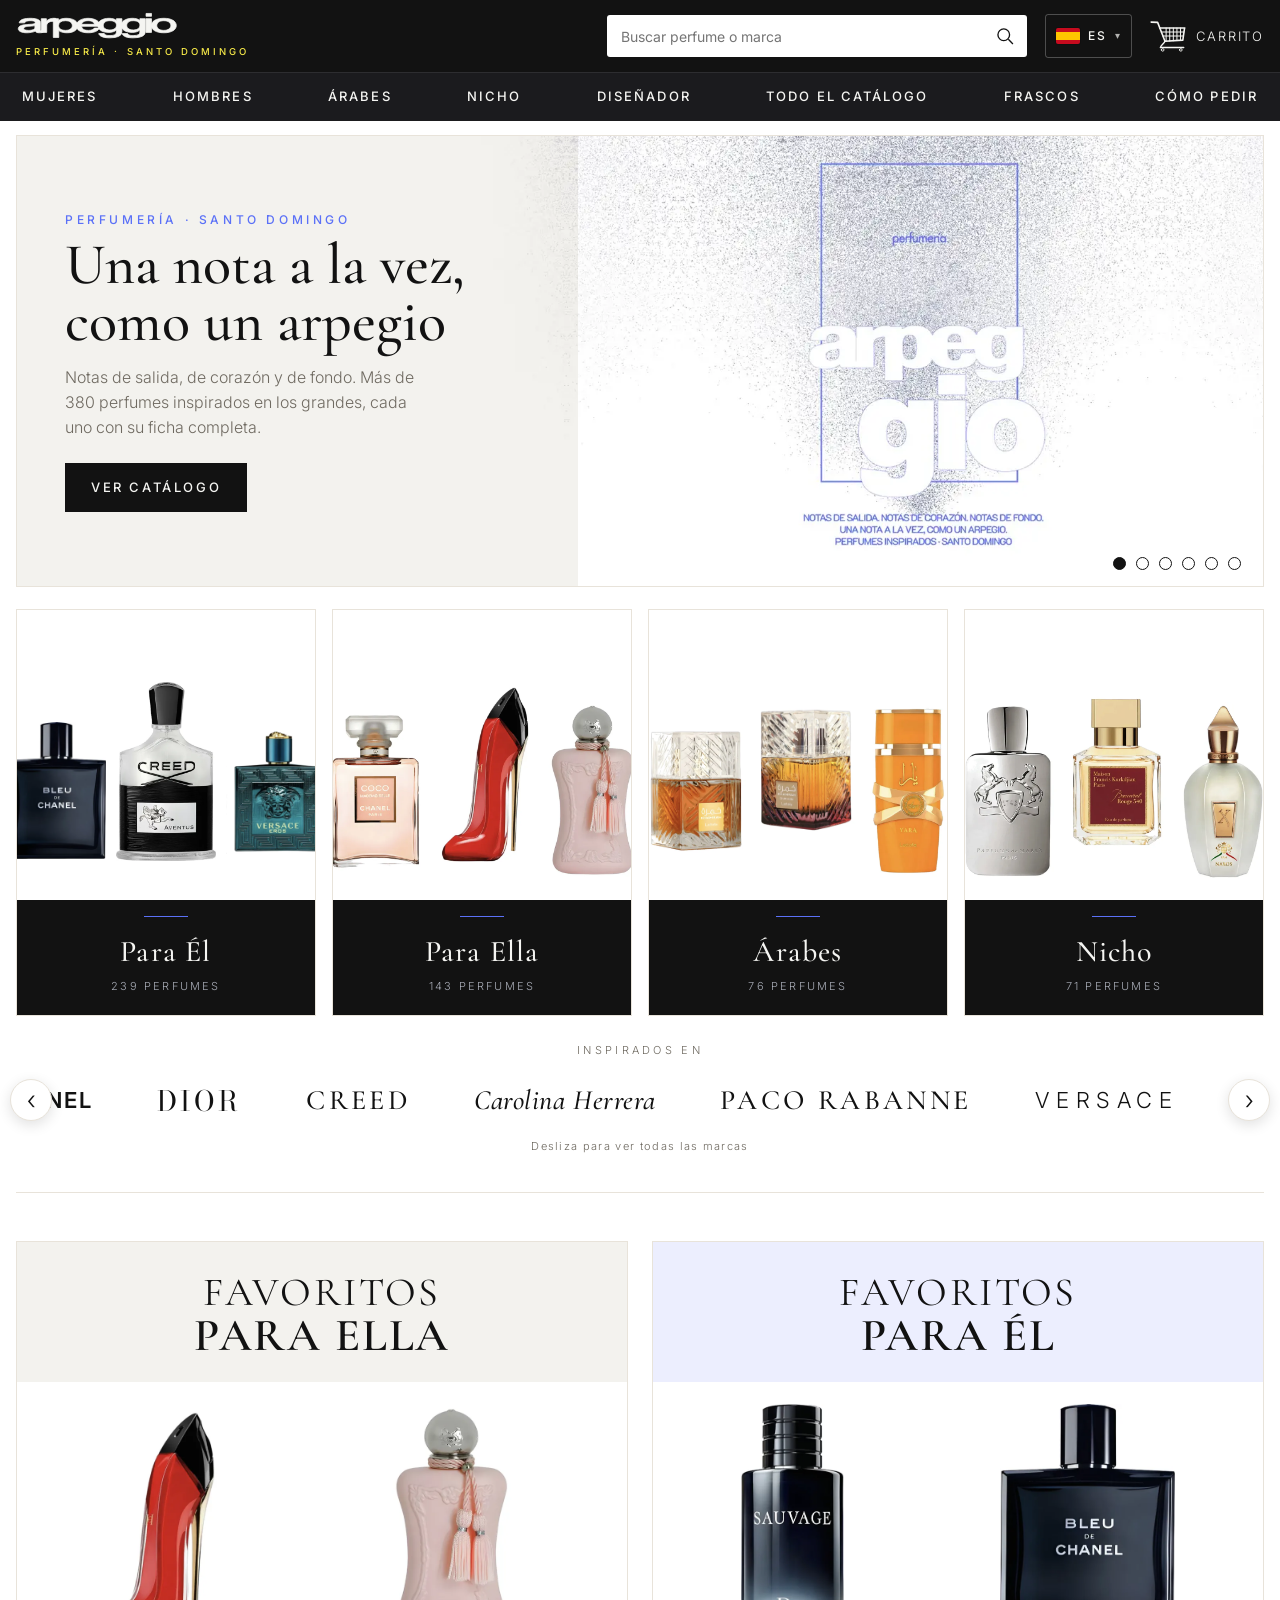
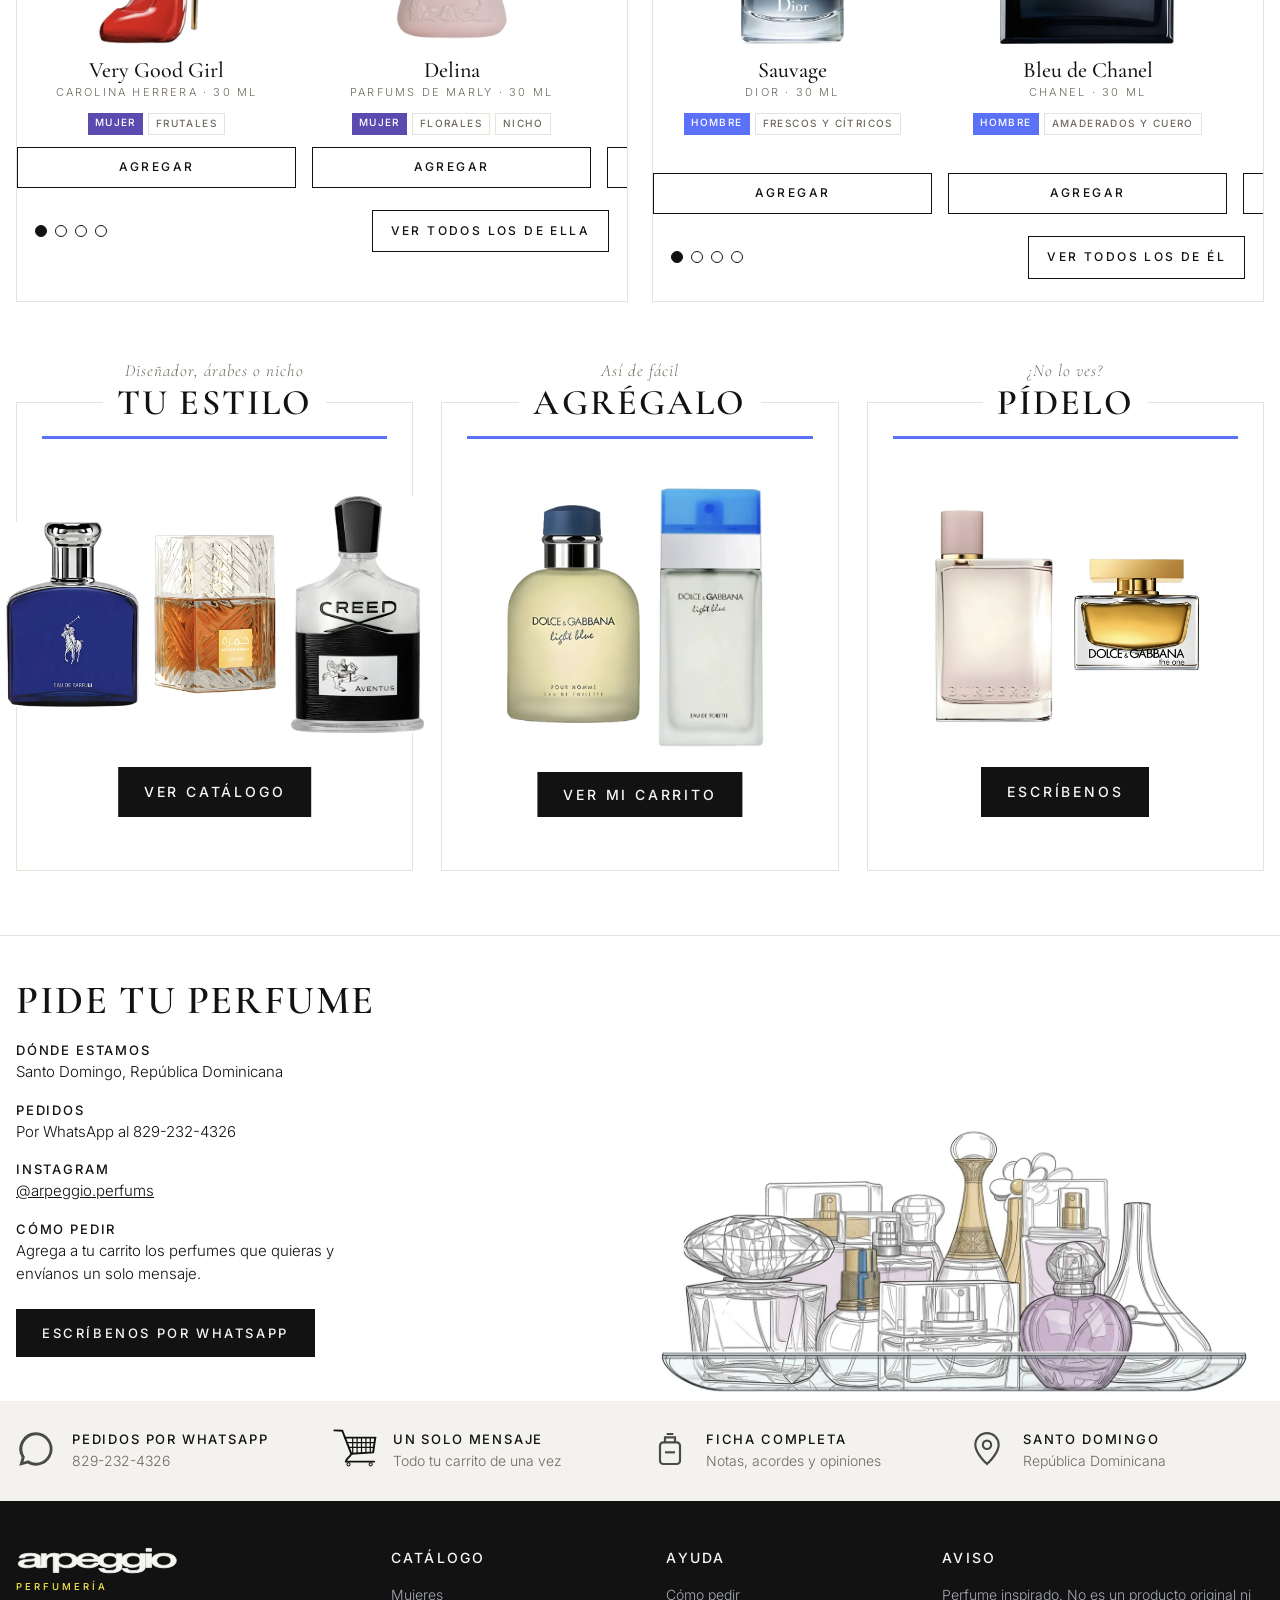
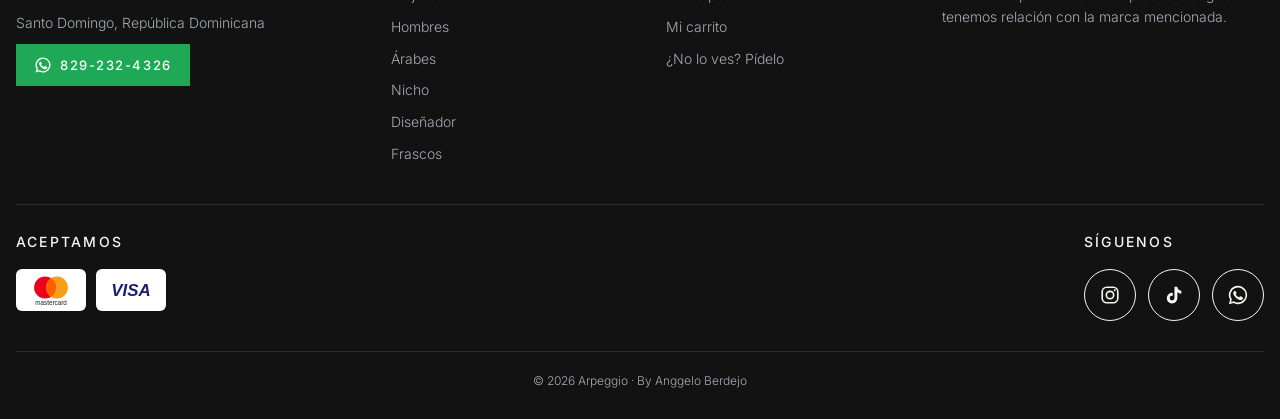
<file: index.html>
<!doctype html>
<html lang="es">
<head>
<meta charset="utf-8">
<meta name="viewport" content="width=device-width,initial-scale=1">
<meta name="theme-color" content="#121212">
<meta name="description" content="Arpeggio, perfumería en Santo Domingo: perfumes inspirados con su ficha completa. Agrega tus favoritos al carrito y pide por WhatsApp.">
<link rel="canonical" href="https://arpeggioperfumeria.github.io/">
<meta property="og:type" content="website">
<meta property="og:site_name" content="Arpeggio · Perfumería">
<meta property="og:locale" content="es_DO">
<meta property="og:title" content="Arpeggio · Perfumería en Santo Domingo">
<meta property="og:description" content="Más de 380 perfumes inspirados en los grandes, cada uno con su ficha completa. Agrega tus favoritos al carrito y pide por WhatsApp en Santo Domingo.">
<meta property="og:url" content="https://arpeggioperfumeria.github.io/">
<meta property="og:image" content="https://arpeggioperfumeria.github.io/iconos/compartir.jpg">
<meta property="og:image:width" content="1200">
<meta property="og:image:height" content="630">
<meta property="og:image:alt" content="Frascos de perfume Arpeggio de 30 ml">
<meta name="twitter:card" content="summary_large_image">
<link rel="manifest" href="manifest.webmanifest">
<link rel="icon" href="iconos/favicon-32.png" sizes="32x32">
<link rel="apple-touch-icon" href="iconos/apple-touch-icon.png">
<meta name="apple-mobile-web-app-capable" content="yes">
<meta name="mobile-web-app-capable" content="yes">
<meta name="apple-mobile-web-app-title" content="Arpeggio">
<meta name="apple-mobile-web-app-status-bar-style" content="black">
<title>Arpeggio · Perfumería en Santo Domingo</title>
<script type="application/ld+json">{"@context": "https://schema.org", "@type": "Store", "name": "Arpeggio · Perfumería", "description": "Perfumería en Santo Domingo: perfumes inspirados con su ficha completa, pedidos por WhatsApp.", "url": "https://arpeggioperfumeria.github.io/", "logo": "https://arpeggioperfumeria.github.io/iconos/icono-512.png", "image": "https://arpeggioperfumeria.github.io/iconos/compartir.jpg", "telephone": "+18292324326", "currenciesAccepted": "DOP", "address": {"@type": "PostalAddress", "addressLocality": "Santo Domingo", "addressCountry": "DO"}, "areaServed": "Santo Domingo", "sameAs": ["https://www.instagram.com/arpeggio.perfums/"]}</script>
<link rel="preconnect" href="https://fonts.googleapis.com">
<link rel="stylesheet" href="https://fonts.googleapis.com/css2?family=Cormorant+Garamond:ital,wght@0,400;0,500;0,600;1,300;1,400&family=Inter:wght@300;400;500;600;900&family=Bodoni+Moda:ital,wght@0,400;0,500;1,400&display=swap">
<link rel="stylesheet" href="estilo.css?v=42">
<style>
/* ---------- Banner rotativo ---------- */
.hero{margin-top:14px;position:relative;overflow:hidden;touch-action:pan-y;border:1px solid var(--line)}
.track{display:flex;transition:transform .6s cubic-bezier(.6,0,.2,1)}
.slide{flex:0 0 100%;min-height:440px;display:grid;grid-template-columns:minmax(0,.9fr) minmax(0,1.1fr);background:#fff}
.slide .txt{background:var(--tint);padding:44px 48px;display:flex;flex-direction:column;justify-content:center}
.slide.dark .txt{background:var(--ink) url(iconos/textura-azul.jpg) center/cover;color:var(--on-ink)}
.slide.dark .kick{color:var(--amarillo)}
/* Diapositiva de marca: el logo grande cruza la línea y se funde con el fondo del texto */
.slide.marca{background:linear-gradient(to right,var(--tint) 0 45%,#fff 45%);position:relative}
.slide.marca .txt{background:transparent;position:relative;z-index:2}
.stage.poster{position:relative;padding:0;overflow:visible;background:transparent}
.slide.marca .stage.poster img{position:absolute;top:50%;left:50%;height:705px;width:auto;max-width:none;transform:translate(-50%,-50%);mix-blend-mode:multiply;pointer-events:none}
.slide.dark .sub{color:rgba(255,255,255,.9)}
.slide.dark .btn{background:var(--on-ink);color:var(--ink)}
.slide.alt .txt{background:var(--tint2)}
.slide :is(h1,h2){font-family:var(--display);font-weight:500;font-size:58px;line-height:.98;margin:0 0 14px;text-wrap:balance}
.slide .sub{font-size:16px;max-width:36ch;margin:0 0 24px;color:var(--muted)}
.slide .btn{align-self:flex-start}
.stage{display:flex;align-items:flex-end;justify-content:center;gap:3%;padding:34px 28px 40px;background:#fff}
.stage img{height:340px;width:auto;max-width:23%;object-fit:contain;object-position:bottom}
.stage img:nth-child(odd){height:290px}
/* Diapositiva del frasco Arpeggio: foto en fondo blanco, se funde con la diapositiva */
.stage.fotos{align-items:center;padding:20px 28px}
.stage.fotos img{height:410px;max-width:none;mix-blend-mode:multiply}
.stage.big{align-items:center}
.stage .carro-big{width:min(100%,320px);color:#111}
.dots{position:absolute;right:22px;bottom:16px;display:flex;gap:10px;z-index:3}
.dots button{all:unset;cursor:pointer;width:11px;height:11px;border-radius:50%;border:1.5px solid var(--ink);background:#fff}
.dots button.on{background:var(--ink)}

/* ---------- Categorías ---------- */
.sec{margin-top:22px}
.cats{display:grid;grid-template-columns:repeat(4,minmax(0,1fr));gap:16px}
.cat{text-decoration:none;color:var(--on-ink);display:flex;flex-direction:column;border:1px solid var(--line)}
.cat .pic{height:clamp(190px,23vw,290px);display:flex;align-items:flex-end;justify-content:center;gap:4%;padding:10% 8% 7%;background:#fff;overflow:hidden}
.cat .pic img{height:90%;width:auto;max-width:40%;object-fit:contain;transition:transform .35s}
.cat .pic img:nth-child(odd){height:74%}
.cat:hover .pic img{transform:translateY(-6px)}
.cat .lbl{background:var(--ink);text-align:center;padding:16px 10px 20px}
.cat .lbl i{display:block;width:44px;height:1px;background:var(--accent);margin:0 auto 12px}
.cat .lbl b{font-family:var(--display);font-weight:500;font-size:30px;letter-spacing:.04em}
.cat .lbl small{display:block;font-size:11px;letter-spacing:.2em;text-transform:uppercase;color:var(--on-ink-muted);margin-top:2px}

/* ---------- Marcas ---------- */
.brands{border-bottom:1px solid var(--line);padding:26px 0}
.brands .lab{text-align:center;font-size:11px;letter-spacing:.3em;text-transform:uppercase;color:var(--muted);margin-bottom:14px}
.brands .hint{text-align:center;font-size:11px;letter-spacing:.12em;color:var(--muted);margin-top:10px}
.brands .franja{padding:0 30px}
/* margin y no gap: así la segunda copia empieza justo en la mitad y la vuelta no salta */
.marquee{align-items:center;padding:6px 0}
.marquee a{flex:none;margin-right:64px;color:inherit;text-decoration:none;font-size:28px;white-space:nowrap}
.marquee a:hover{color:var(--accent)}
.marquee a.m-esp,.marquee a.m-neg{font-size:22px}
@media (max-width:640px){.brands .franja{padding:0}.brands .fl{display:none}.marquee a{margin-right:40px}.marquee a{font-size:23px}.marquee a.m-esp,.marquee a.m-neg{font-size:18px}}

/* ---------- Favoritos ---------- */
.h-sec{text-align:center;margin:0 0 22px}
.h-sec .thin{font-family:var(--display);font-weight:400;font-size:40px;line-height:1;letter-spacing:.06em;text-transform:uppercase}
.h-sec .bold{font-family:var(--display);font-weight:600;font-size:46px;line-height:1;letter-spacing:.04em;text-transform:uppercase}
.duo{display:grid;grid-template-columns:minmax(0,1fr) minmax(0,1fr);gap:24px;margin-top:48px}
.panel{border:1px solid var(--line)}
.panel .band{background:var(--tint);padding:30px 20px 24px}
.panel.h .band{background:var(--tint2)}
.panel .h-sec{margin:0}
.rail{display:grid;grid-auto-flow:column;grid-auto-columns:calc(50% - 8px);gap:16px;overflow-x:auto;scroll-snap-type:x mandatory;padding:22px 18px;scrollbar-width:none}
.rail::-webkit-scrollbar{display:none}
.rail .card{scroll-snap-align:start}
.panel .foot{display:flex;align-items:center;justify-content:space-between;gap:12px;padding:0 18px 22px}
.rail-dots{display:flex;gap:8px}
.rail-dots button{all:unset;cursor:pointer;width:10px;height:10px;border-radius:50%;border:1.5px solid var(--ink)}
.rail-dots button.on{background:var(--ink)}
.panel .foot .btn{padding:11px 18px;font-size:12px}

/* ---------- Tres tarjetas ---------- */
.trio{display:grid;grid-template-columns:repeat(3,minmax(0,1fr));gap:28px;margin-top:56px}
.tc{position:relative;padding:0 26px 26px}
.tc:before{content:"";position:absolute;inset:44px 0 0 0;border:1px solid var(--line)}
.tc .hd{position:relative;text-align:center;background:#fff;margin:0 auto 14px;padding:0 14px;width:max-content;max-width:100%}
.tc .hd small{display:block;font-size:17px;letter-spacing:.06em;font-family:var(--display);font-style:italic;color:var(--muted)}
.tc .hd b{display:block;font-family:var(--display);font-weight:600;font-size:36px;letter-spacing:.06em;text-transform:uppercase;line-height:1.05}
.tc .im{position:relative;height:clamp(340px,32vw,420px);display:flex;align-items:center;justify-content:center;gap:3%;padding:8% 6% 24%;background:#fff;border-top:3px solid var(--accent)}
.tc .im img{height:80%;width:auto;max-width:44%;object-fit:contain}
.tc .im img:nth-child(2){height:92%}
.tc .im .btn{position:absolute;bottom:7%;left:50%;transform:translateX(-50%);white-space:nowrap;font-size:14px;padding:14px 26px}

@media (max-width:900px){
  .slide{grid-template-columns:1fr;min-height:0}
  .slide .txt{padding:30px 22px;text-align:center;align-items:center}
  .slide .btn{align-self:center}
  .slide :is(h1,h2){font-size:40px}
  .stage{padding:22px 12px 40px}
  .stage img{height:210px}.stage img:nth-child(odd){height:180px}
  .stage.fotos{padding:18px 12px 44px}.stage.fotos img{height:320px}
  .slide.marca{background:#fff}
  .slide.marca .txt{background:var(--tint)}
  .stage.poster{padding:10px 0 30px}
  .slide.marca .stage.poster{overflow:hidden;height:420px}
  .slide.marca .stage.poster img{position:absolute;top:50%;left:50%;height:520px;width:auto;max-width:none;transform:translate(-50%,-50%)}
  .cats{grid-template-columns:repeat(2,minmax(0,1fr));gap:10px}
  .cat .lbl b{font-size:23px}
  .duo{grid-template-columns:minmax(0,1fr)}
  .trio{grid-template-columns:minmax(0,1fr);gap:34px}
  .h-sec .thin{font-size:32px}.h-sec .bold{font-size:36px}
}
@media (max-width:640px){
  .rail{padding:18px 12px}
  .tc{padding:0 14px 18px}
  .tc .hd b{font-size:30px}
}
</style>
</head>
<body>

<main class="wrap">
  <section class="hero" id="hero" aria-roledescription="carrusel">
    <div class="track" id="track">
      <div class="slide marca">
        <div class="txt">
          <p class="kick">Perfumería · Santo Domingo</p>
          <h1>Una nota a la vez, como un arpegio</h1>
          <p class="sub">Notas de salida, de corazón y de fondo. Más de 380 perfumes inspirados en los grandes, cada uno con su ficha completa.</p>
          <a class="btn" href="catalogo.html">Ver catálogo</a>
        </div>
        <div class="stage poster"><img src="iconos/logo-arpeggio.webp" alt="Arpeggio, perfumería" width="1300" height="994" fetchpriority="high"></div>
      </div>
      <div class="slide">
        <div class="txt">
          <p class="kick">Nuestro frasco</p>
          <h2>Tu fragancia, con nuestra firma</h2>
          <p class="sub">El perfume que escojas, en frasco de 30 ml con la etiqueta de Arpeggio.</p>
          <a class="btn" href="frascos.html">Ver frascos</a>
        </div>
        <div class="stage fotos"><img src="iconos/frascos-arpeggio.jpg" alt="Dos frascos de perfume Arpeggio de 30 ml con su etiqueta" width="583" height="900"></div>
      </div>
      <div class="slide">
        <div class="txt">
          <p class="kick">Más de 380 aromas</p>
          <h2>Gran selección inspirada en los grandes</h2>
          <p class="sub">Los perfumes que te gustan, con su ficha completa: notas, acordes y lo que opina la gente.</p>
          <a class="btn" href="catalogo.html">Ver catálogo</a>
        </div>
        <div class="stage" data-imgs="E86 EM38 E50 EM77"></div>
      </div>
      <div class="slide dark">
        <div class="txt">
          <p class="kick">Así de fácil</p>
          <h2>La fragancia que quieras, agrégala a tu carrito</h2>
          <p class="sub">Toca <b>Agregar</b> en cada perfume. Al final nos envías un solo mensaje por WhatsApp con todo.</p>
          <a class="btn" href="#como">Cómo pedir</a>
        </div>
        <div class="stage big"><svg class="carro carro-big" viewBox="50 -2 250 214" aria-hidden="true"></svg></div>
      </div>
      <div class="slide alt">
        <div class="txt">
          <p class="kick">Para él</p>
          <h2>239 fragancias de hombre</h2>
          <p class="sub">Diseñador, árabes y nicho. Frescos, amaderados, dulces y orientales.</p>
          <a class="btn" href="catalogo.html?g=H">Ver hombres</a>
        </div>
        <div class="stage" data-imgs="E40 E110 E6 E99"></div>
      </div>
      <div class="slide">
        <div class="txt">
          <p class="kick">Para ella</p>
          <h2>143 fragancias de mujer</h2>
          <p class="sub">Florales, frutales, dulces y ambarados, de las marcas que más se piden.</p>
          <a class="btn" href="catalogo.html?g=M">Ver mujeres</a>
        </div>
        <div class="stage" data-imgs="EM27 EM56 EM91 EM15"></div>
      </div>
    </div>
    <div class="dots" id="dots"></div>
  </section>

  <section class="sec cats" id="categorias">
    <a class="cat" href="catalogo.html?g=H"><div class="pic" data-imgs="E50 E86 E22"></div><div class="lbl"><i></i><b>Para Él</b><small>239 perfumes</small></div></a>
    <a class="cat" href="catalogo.html?g=M"><div class="pic" data-imgs="EM12 EM56 EM38"></div><div class="lbl"><i></i><b>Para Ella</b><small>143 perfumes</small></div></a>
    <a class="cat" href="catalogo.html?s=arabes"><div class="pic" data-imgs="E80 E209 EM91"></div><div class="lbl"><i></i><b>Árabes</b><small id="nArabes"></small></div></a>
    <a class="cat" href="catalogo.html?s=nicho"><div class="pic" data-imgs="E117 E87 E107"></div><div class="lbl"><i></i><b>Nicho</b><small id="nNicho"></small></div></a>
  </section>

  <section class="brands" aria-label="Marcas en las que nos inspiramos">
    <div class="lab">Inspirados en</div>
    <div class="franja" id="franjaMarcas"><div class="franja-r marquee notranslate" id="marquee"></div></div>
    <p class="hint">Desliza para ver todas las marcas</p>
  </section>

  <section class="duo">
    <div class="panel m" id="ella">
      <div class="band"><div class="h-sec"><div class="thin">Favoritos</div><div class="bold">Para Ella</div></div></div>
      <div class="rail" data-codes="EM56 EM38 EM77 EM12 EM27 EM15 EM91 EM75"></div>
      <div class="foot"><div class="rail-dots"></div><a class="btn ghost" href="catalogo.html?g=M">Ver todos los de ella</a></div>
    </div>
    <div class="panel h" id="el">
      <div class="band"><div class="h-sec"><div class="thin">Favoritos</div><div class="bold">Para Él</div></div></div>
      <div class="rail" data-codes="E110 E50 E86 E40 E6 E22 E99 E87"></div>
      <div class="foot"><div class="rail-dots"></div><a class="btn ghost" href="catalogo.html?g=H">Ver todos los de él</a></div>
    </div>
  </section>

  <section class="trio" id="como">
    <div class="tc">
      <div class="hd"><small>Diseñador, árabes o nicho</small><b>Tu estilo</b></div>
      <div class="im" data-imgs="E1 E80 E86"><a class="btn" href="catalogo.html">Ver catálogo</a></div>
    </div>
    <div class="tc">
      <div class="hd"><small>Así de fácil</small><b>Agrégalo</b></div>
      <div class="im" data-imgs="E44 EM15"><button class="btn" data-open-cart>Ver mi carrito</button></div>
    </div>
    <div class="tc">
      <div class="hd"><small>¿No lo ves?</small><b>Pídelo</b></div>
      <div class="im" data-imgs="EM3 EM67"><a class="btn" id="pideBtn" target="_blank" rel="noopener">Escríbenos</a></div>
    </div>
  </section>
</main>

<script src="datos.js?v=34"></script>
<script src="comun.js?v=50"></script>
<script>
montarPiezas('');
$$('svg.carro').forEach(s=>s.innerHTML=CARRO);
$$('[data-imgs]').forEach(el=>el.insertAdjacentHTML('afterbegin',el.dataset.imgs.split(' ').map(img).join('')));
const cuenta=s=>PERFUMES.filter(p=>p[6]==s).length+' perfumes';
$('#nArabes').textContent=cuenta('arabes');$('#nNicho').textContent=cuenta('nicho');

/* Banner rotativo */
(()=>{
  const track=$('#track'),n=track.children.length,dots=$('#dots');let i=0,timer;
  dots.innerHTML=[...Array(n)].map((_,k)=>`<button aria-label="Banner ${k+1}"></button>`).join('');
  const go=k=>{i=(k+n)%n;track.style.transform=`translateX(-${i*100}%)`;[...dots.children].forEach((d,j)=>d.classList.toggle('on',j==i));clearInterval(timer);timer=setInterval(()=>go(i+1),6000)};
  [...dots.children].forEach((d,k)=>d.onclick=()=>go(k));
  let x0=null;const h=$('#hero');
  h.addEventListener('touchstart',e=>x0=e.touches[0].clientX,{passive:true});
  h.addEventListener('touchend',e=>{if(x0==null)return;const dx=e.changedTouches[0].clientX-x0;if(Math.abs(dx)>40)go(i+(dx<0?1:-1));x0=null});
  go(0);
})();

/* Marcas */
(()=>{
  const marcas=['Chanel','Dior','Creed','Carolina Herrera','Paco Rabanne','Versace','Tom Ford','Giorgio Armani','Lattafa','Parfums de Marly','Jean Paul Gaultier','Yves Saint Laurent','Dolce & Gabbana','Xerjoff','Valentino','Bond No. 9'];
  // Cada marca lleva al catálogo con solo los perfumes inspirados en ella.
  const s=marcas.map(m=>`<a class="m-${estiloMarca(m)}" href="${cat({m})}">${esc(m)}</a>`).join('');$('#marquee').innerHTML=s+s;
  // Se mueve sola, pero también se puede deslizar con el dedo, arrastrar o usar las flechas.
  franja($('#franjaMarcas'),{auto:true});
})();

/* Favoritos */
$$('.rail').forEach(r=>{
  r.innerHTML=r.dataset.codes.split(' ').map(card).join('');
  const dots=r.nextElementSibling.querySelector('.rail-dots');
  const draw=()=>{const n=Math.max(1,Math.round(r.scrollWidth/r.clientWidth)),k=Math.round(r.scrollLeft/r.clientWidth);
    dots.innerHTML=[...Array(n)].map((_,j)=>`<button class="${j==k?'on':''}" aria-label="Página ${j+1}"></button>`).join('');
    [...dots.children].forEach((d,j)=>d.onclick=()=>r.scrollTo({left:j*r.clientWidth,behavior:'smooth'}))};
  r.addEventListener('scroll',()=>{clearTimeout(r._t);r._t=setTimeout(draw,80)});addEventListener('resize',draw);draw();
});
$('#pideBtn').href=waLink('Hola Arpeggio, busco un perfume que no vi en el catálogo: ');
pintarConcho();
</script>
</body>
</html>
</file>
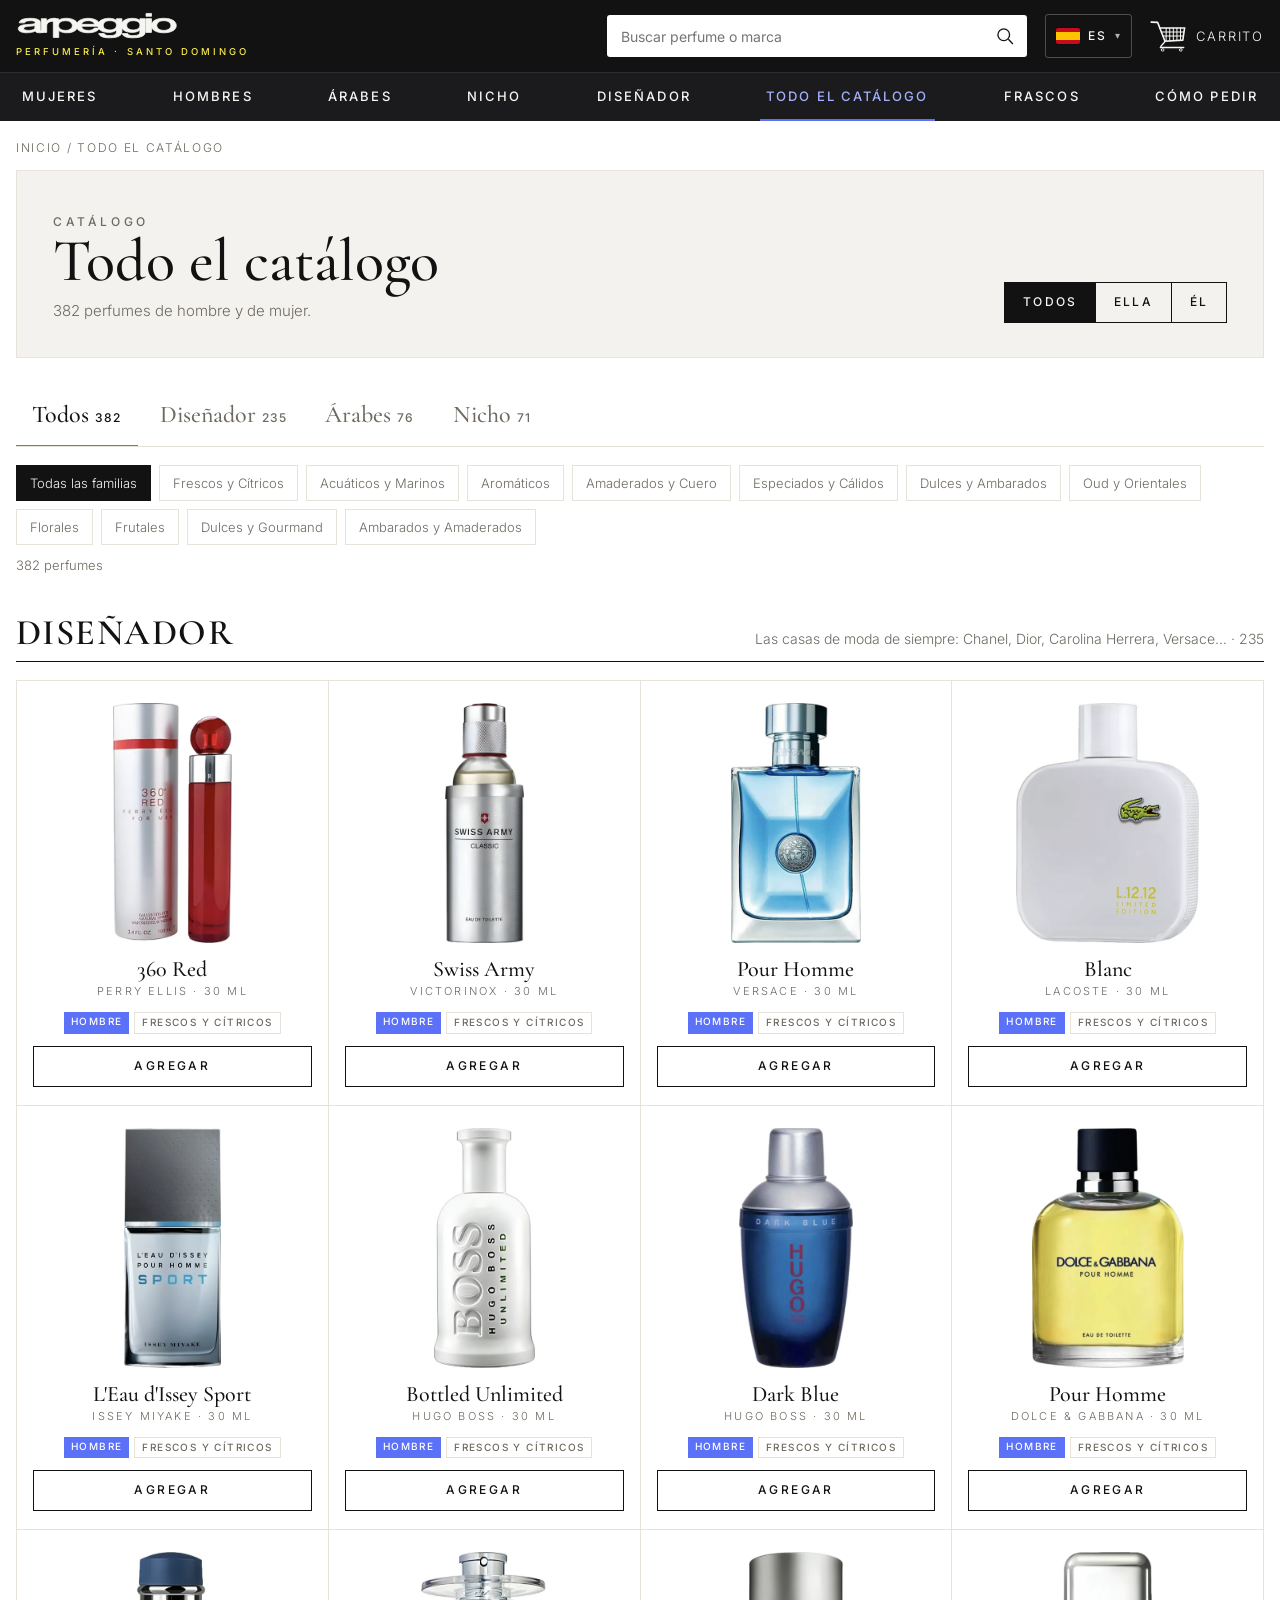
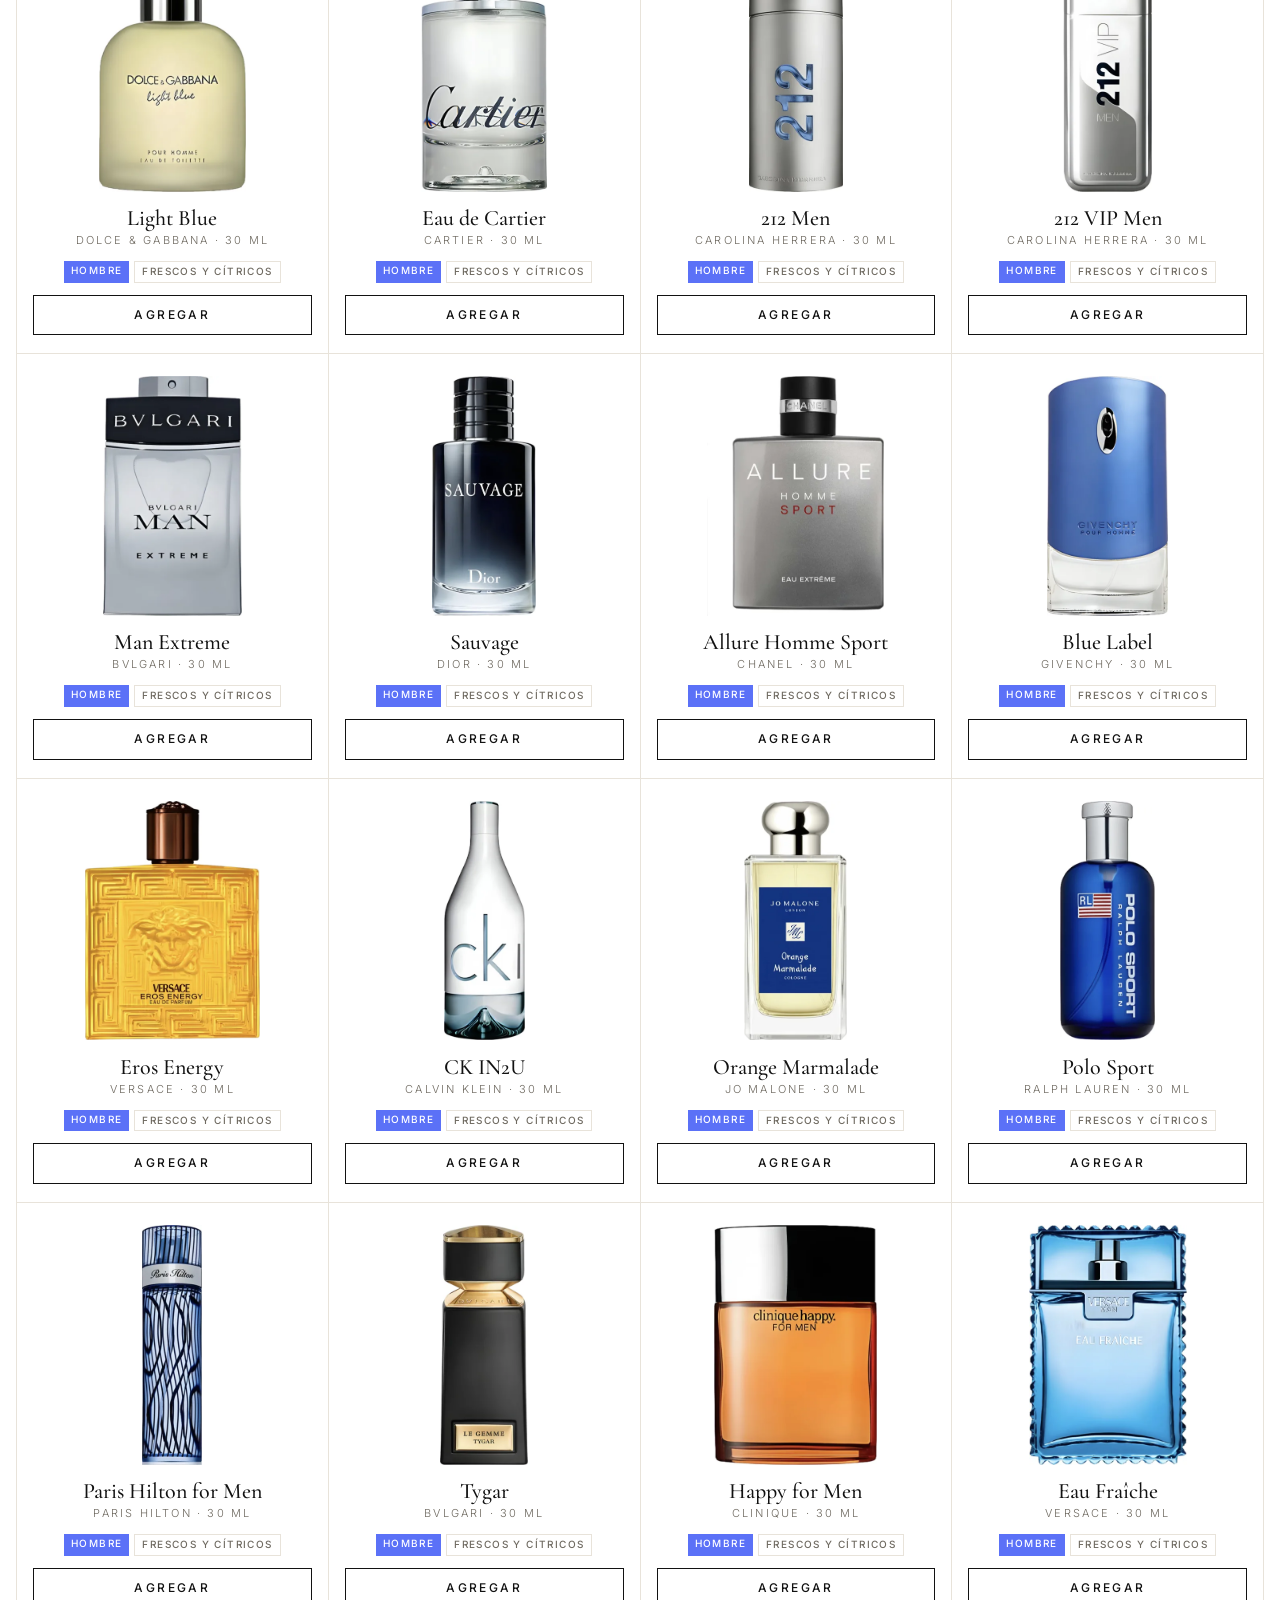
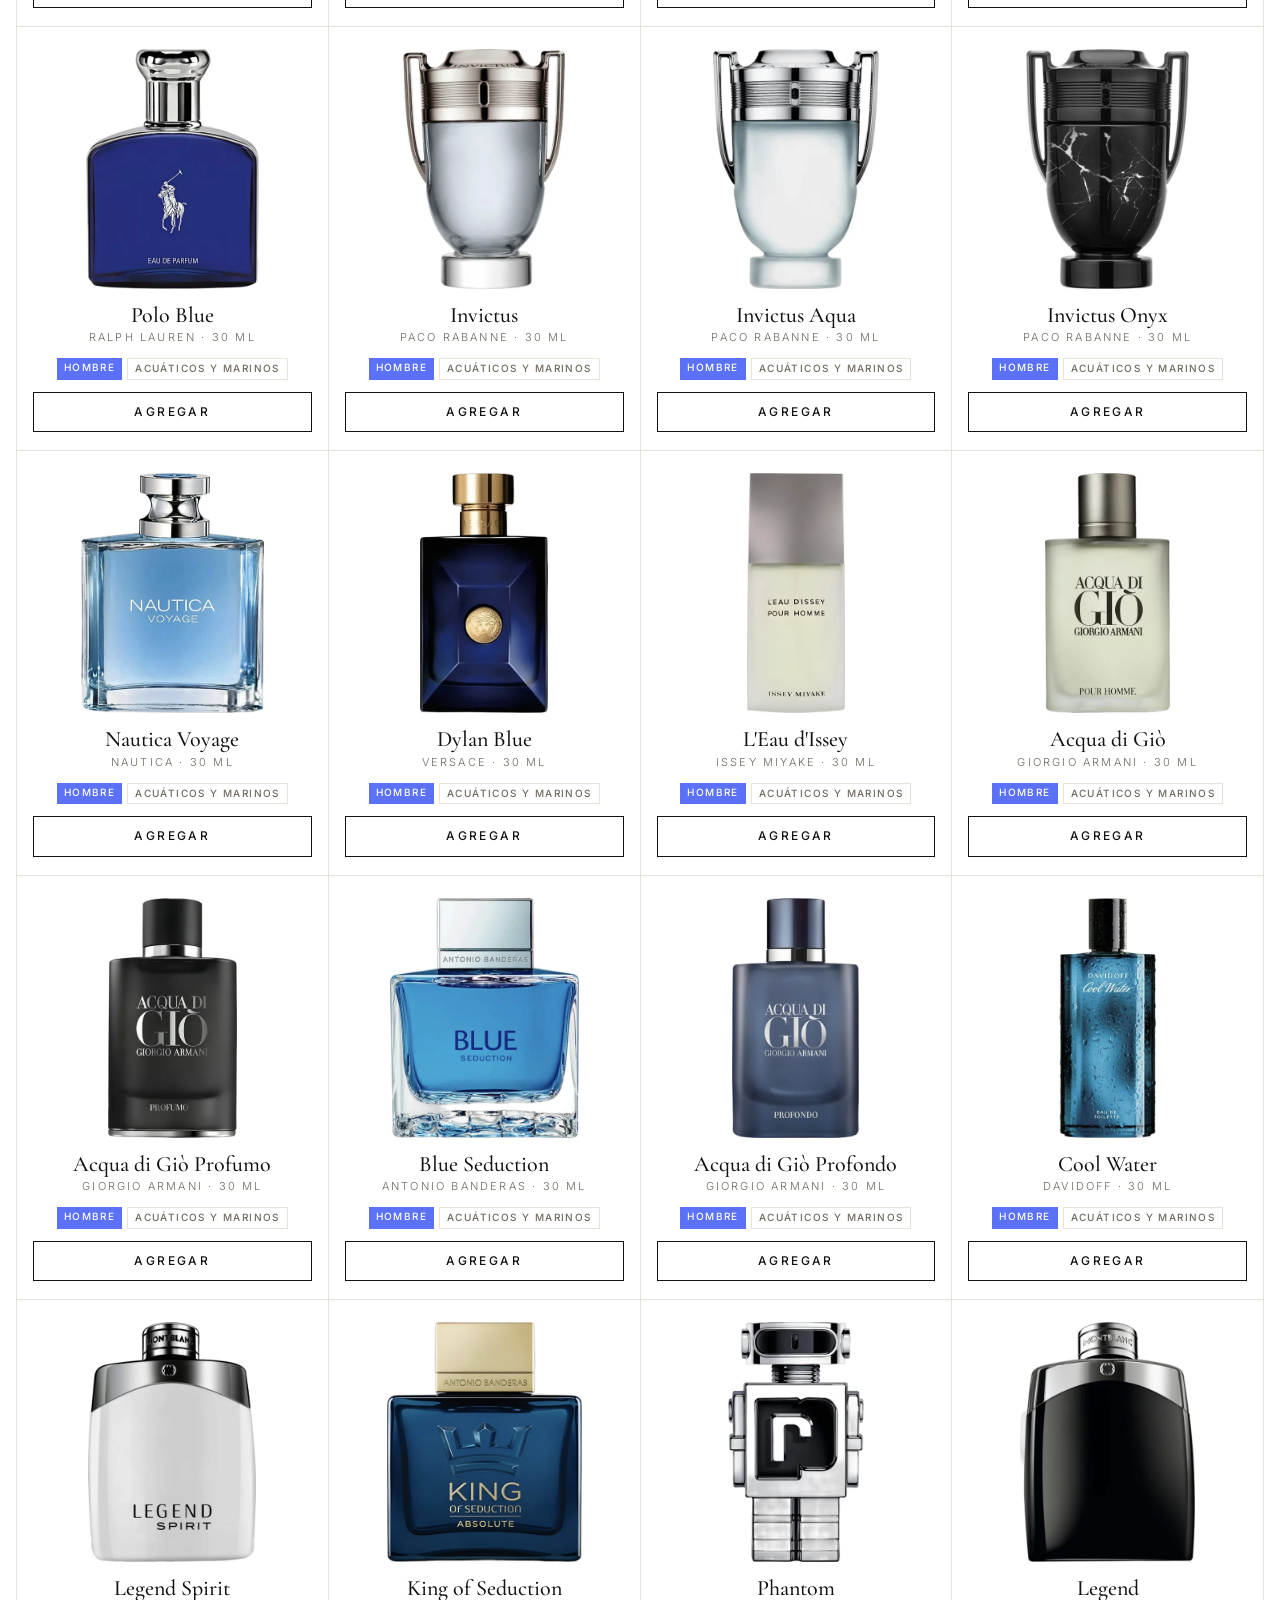
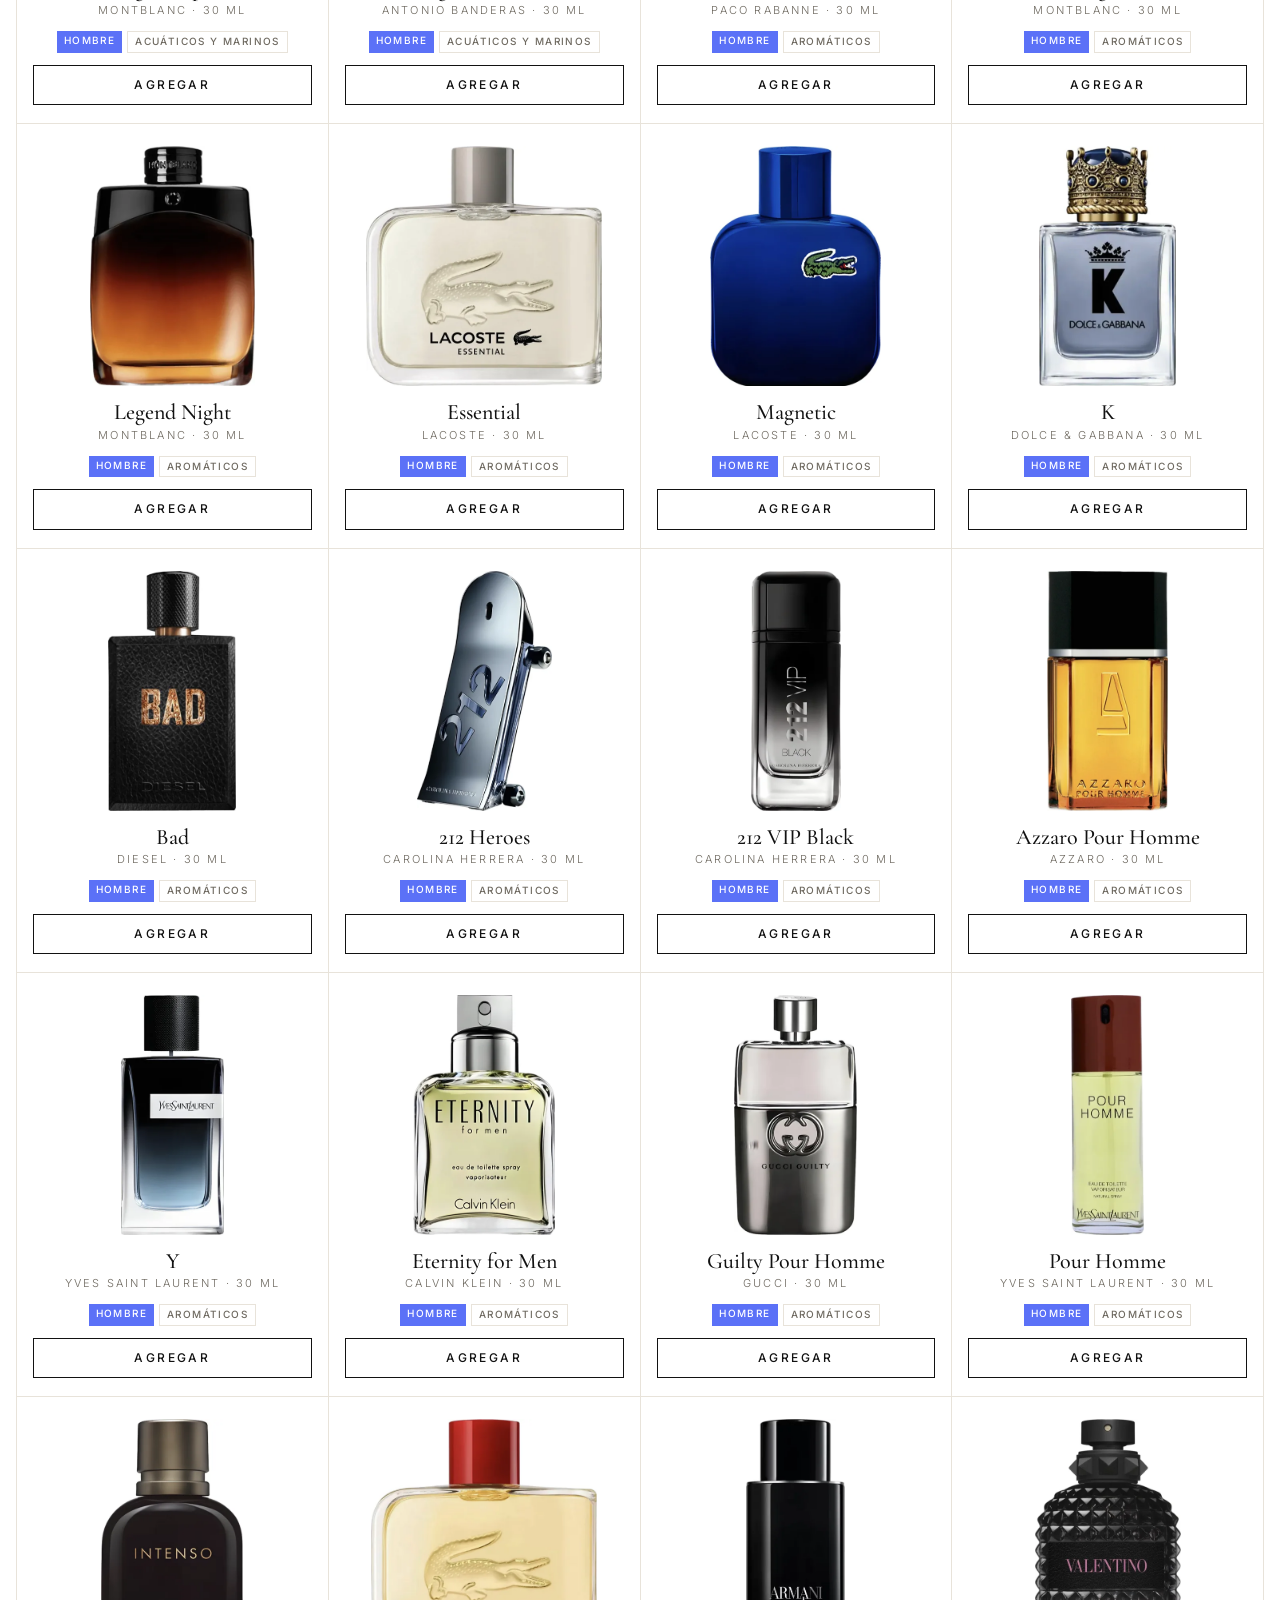
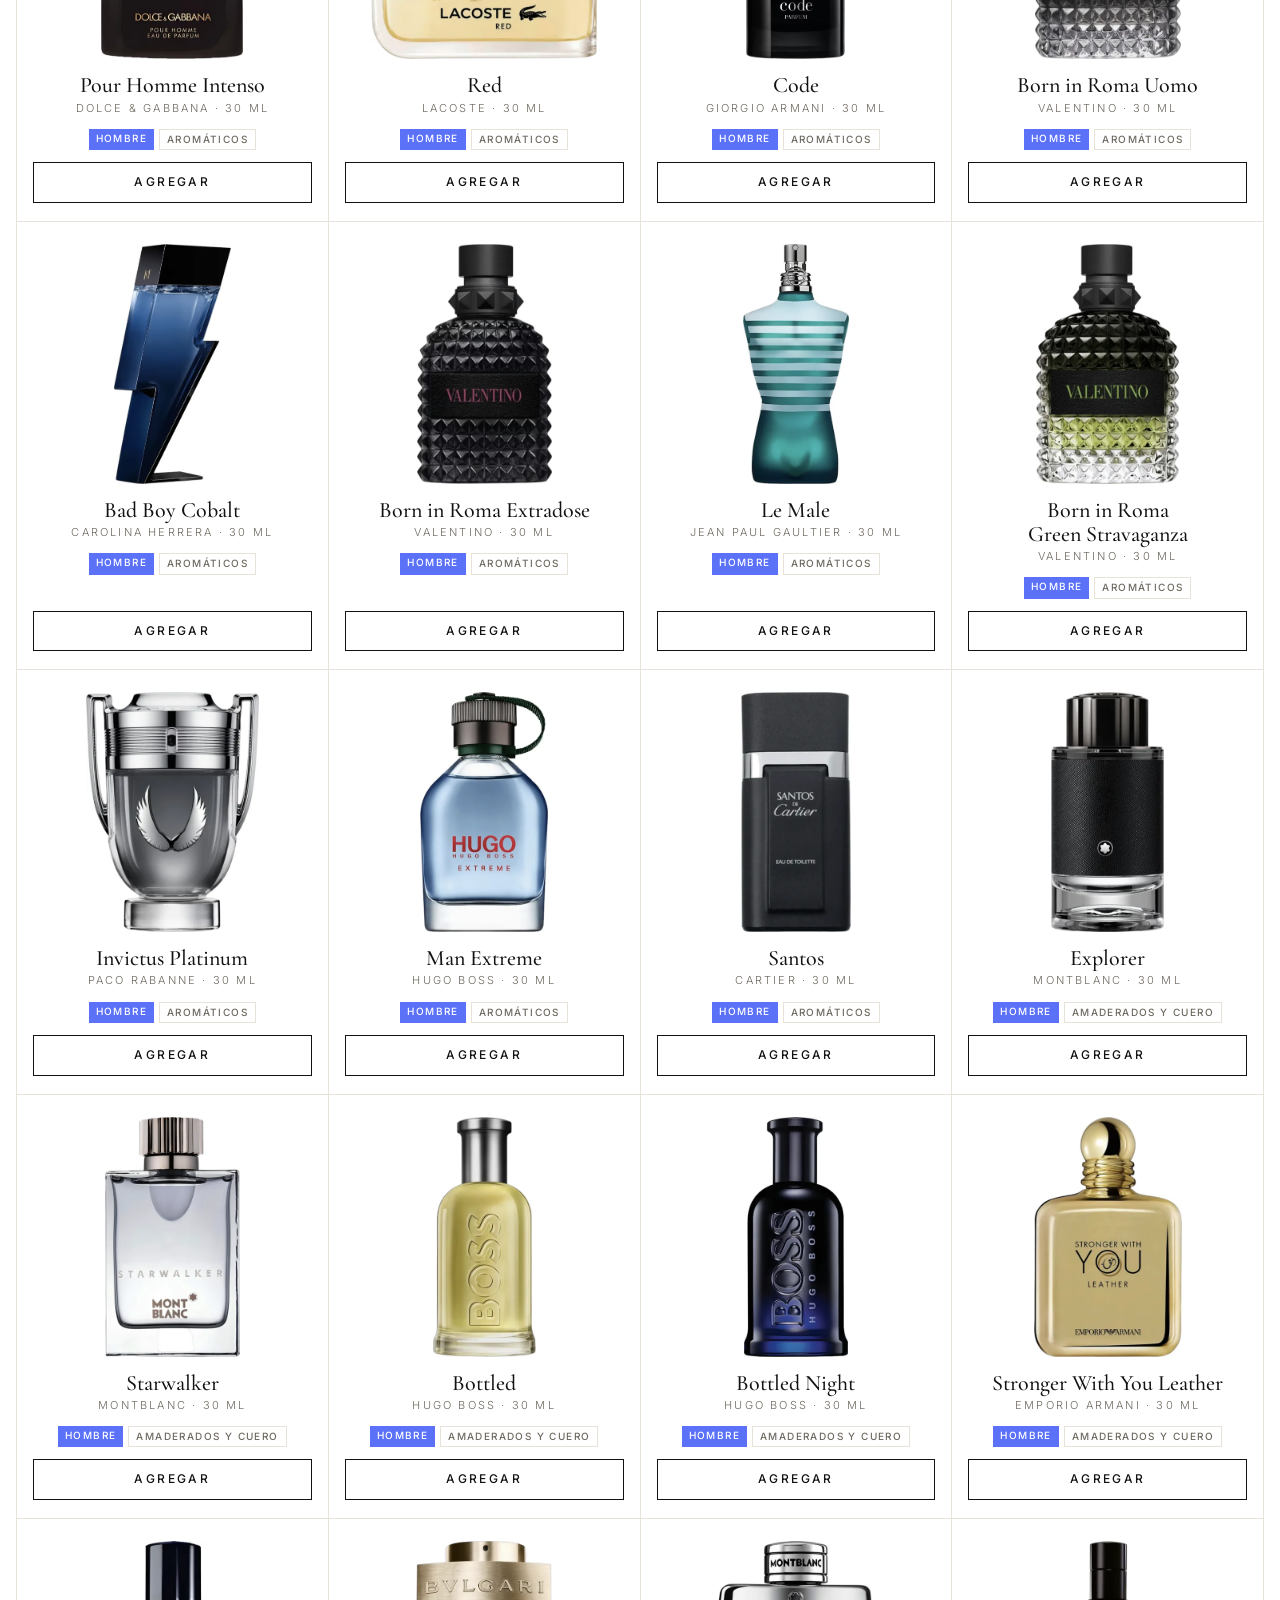
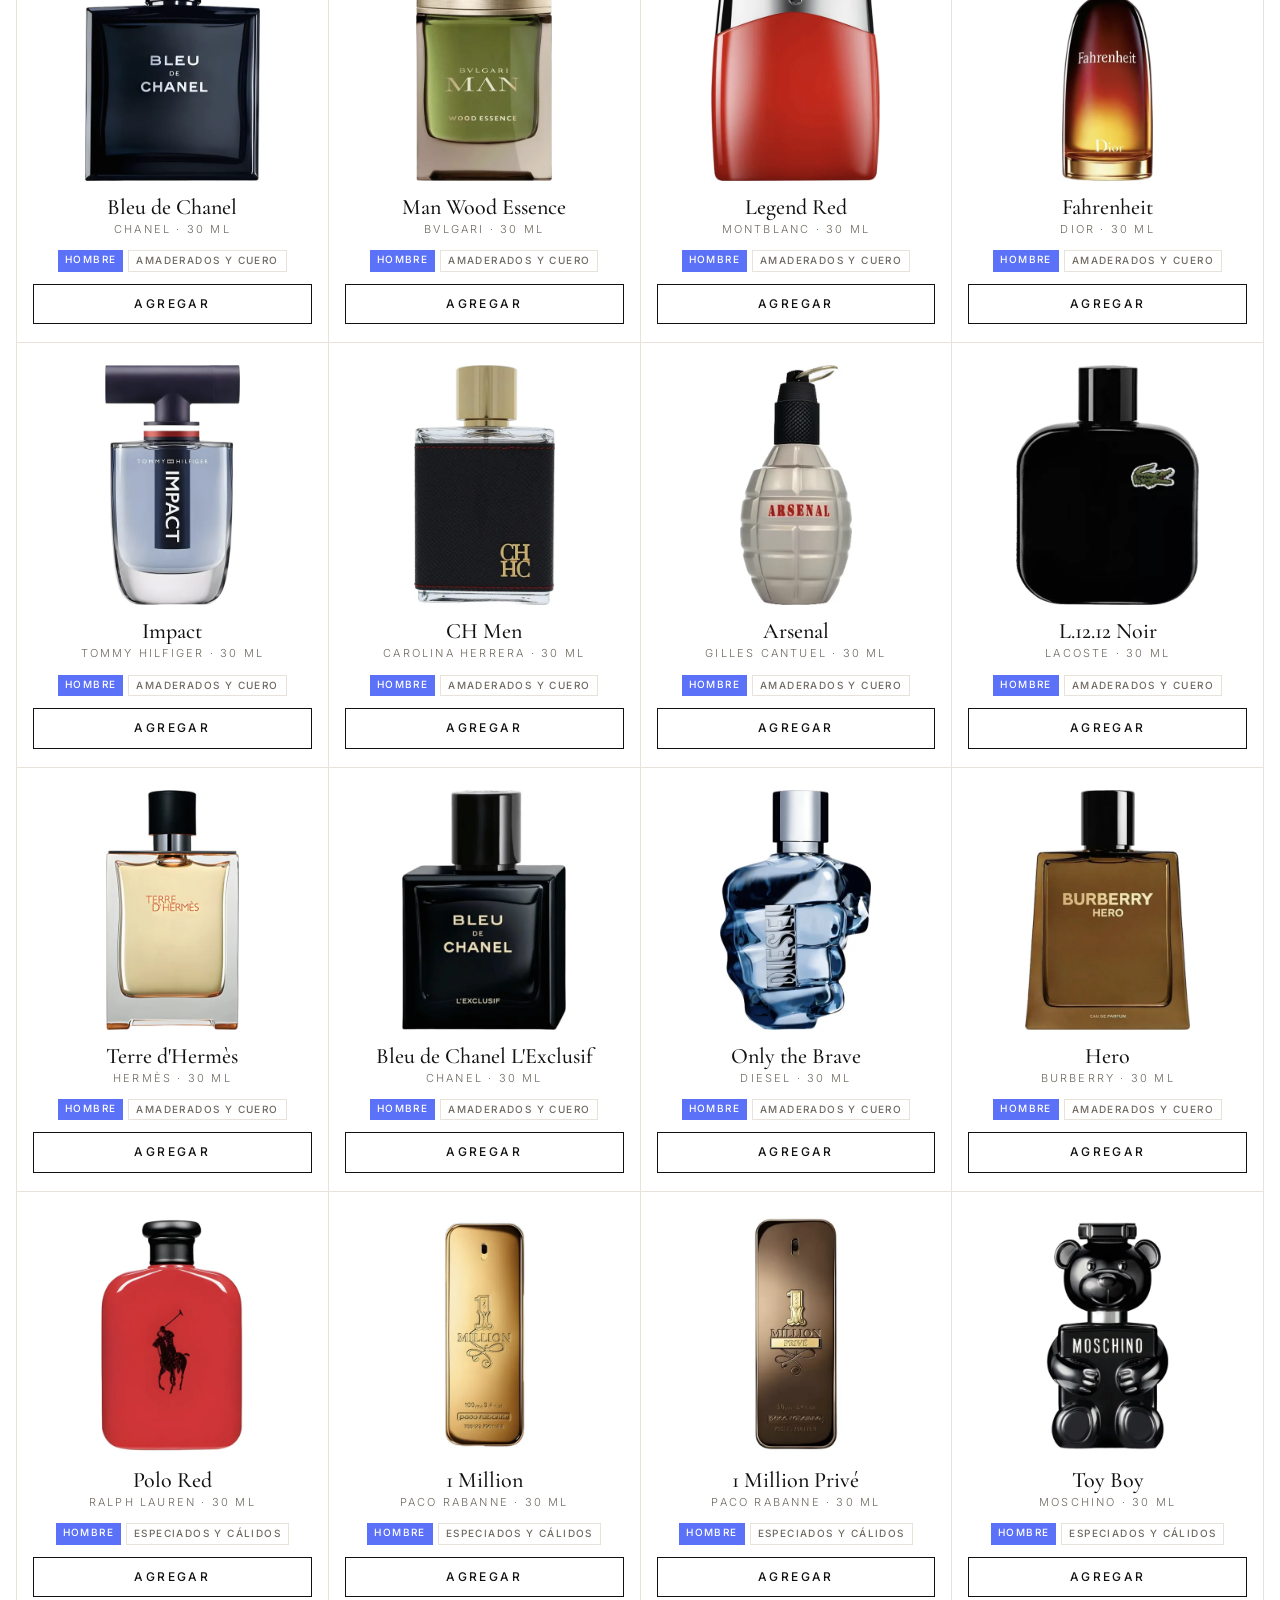
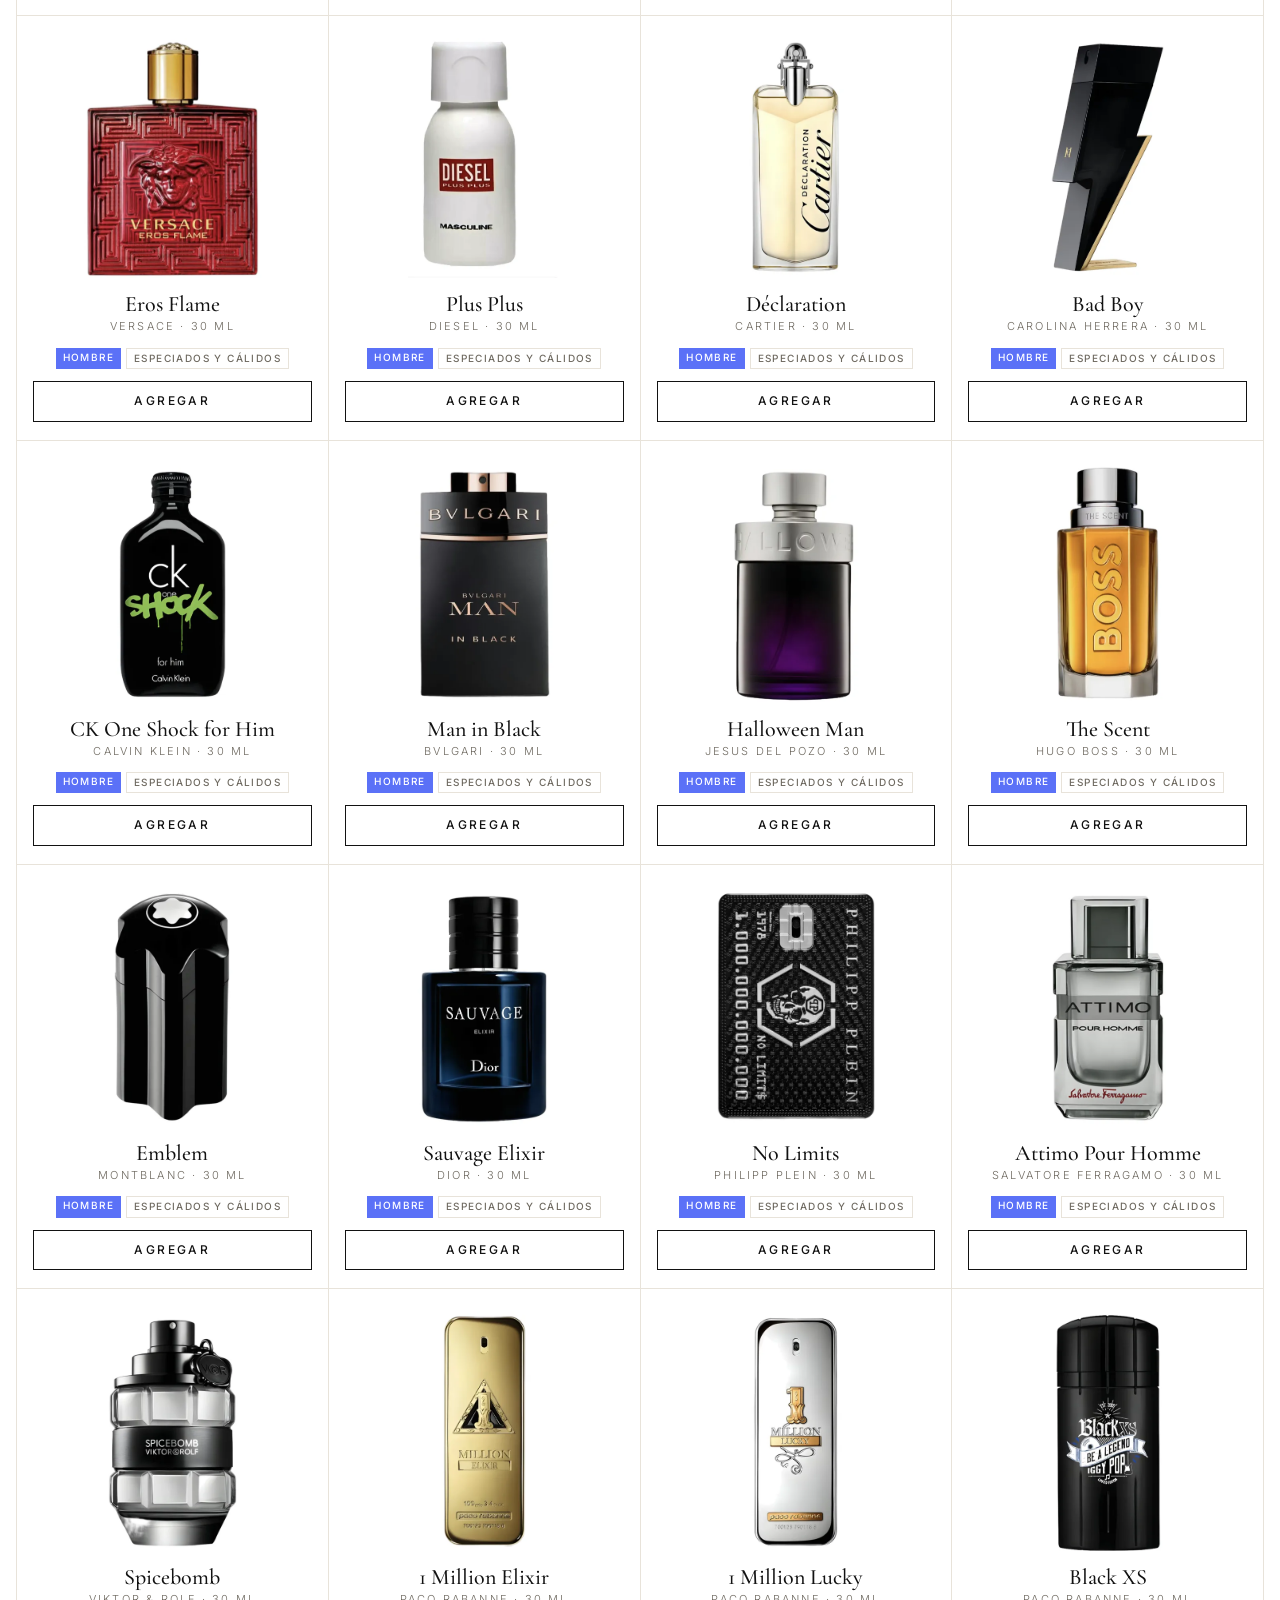
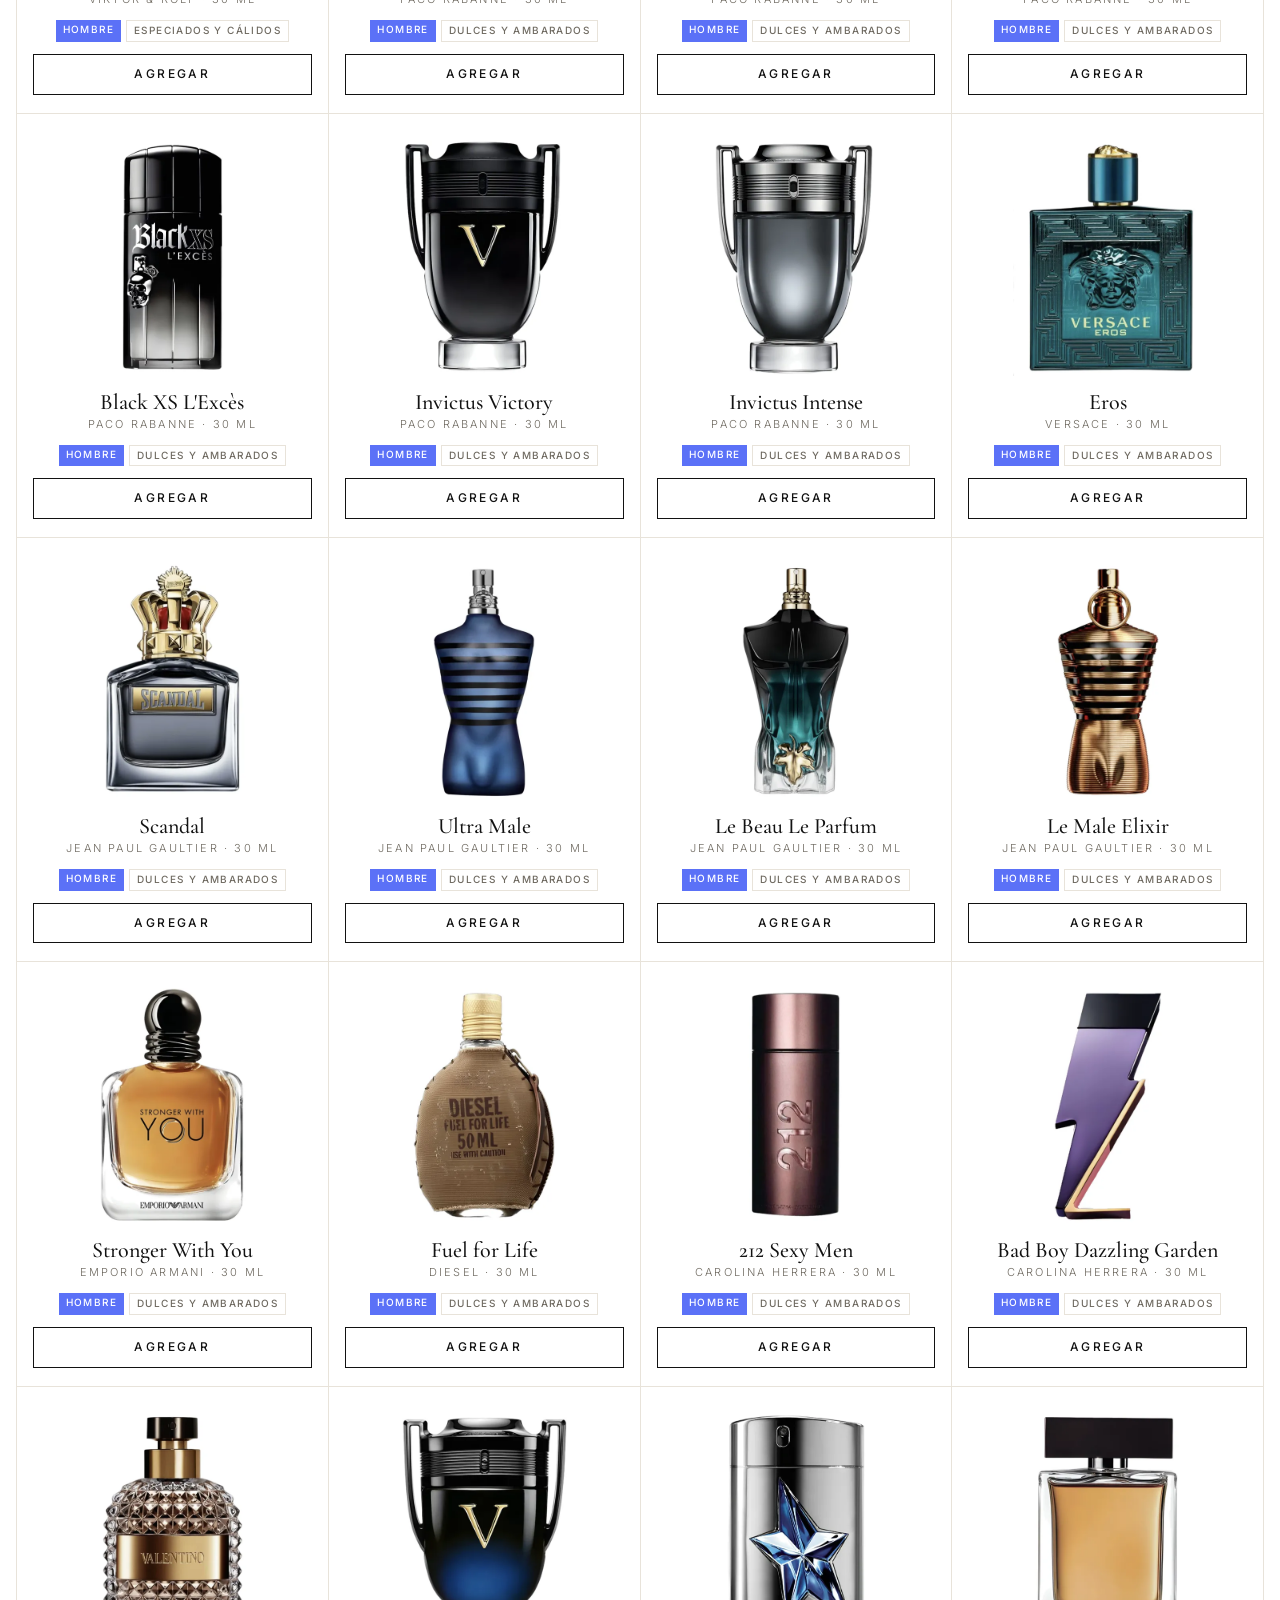
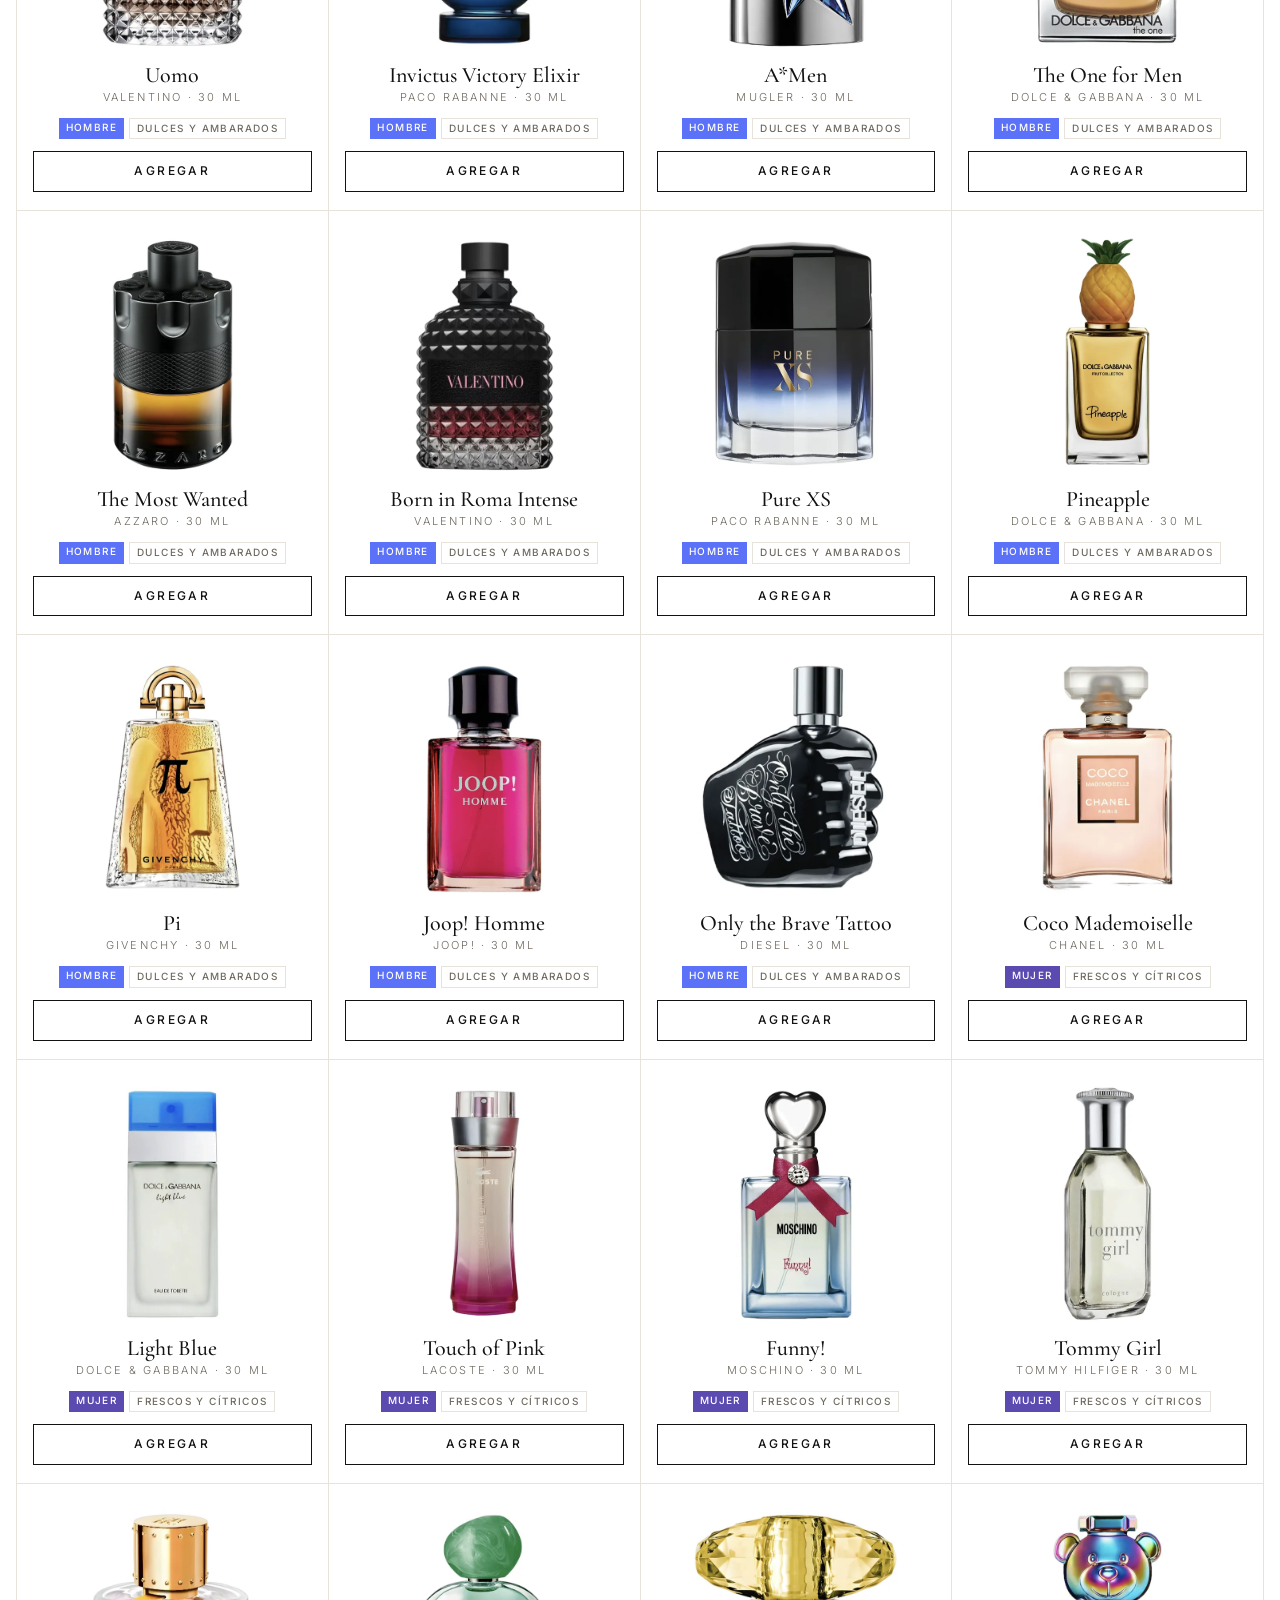
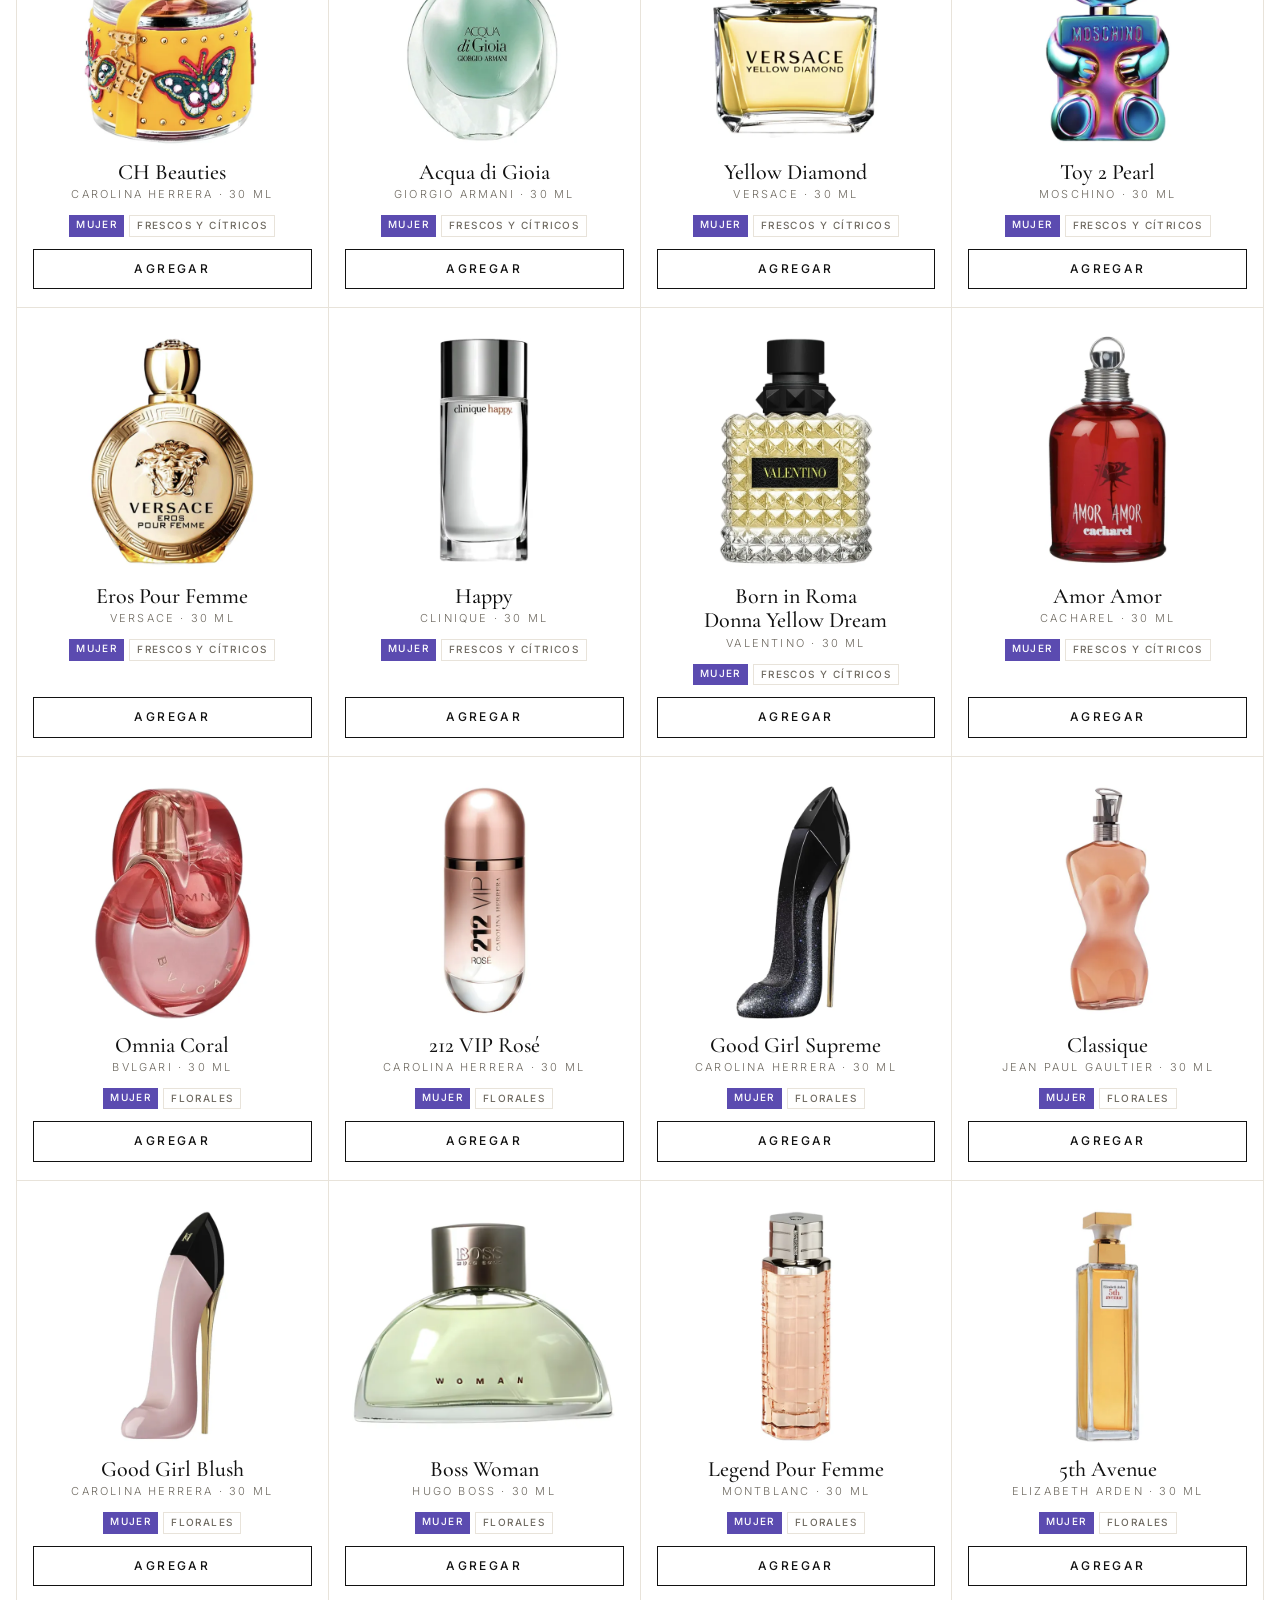
<file: catalogo.html>
<!doctype html>
<html lang="es">
<head>
<meta charset="utf-8">
<meta name="viewport" content="width=device-width,initial-scale=1">
<meta name="theme-color" content="#121212">
<meta name="description" content="Arpeggio, perfumería en Santo Domingo: perfumes inspirados con su ficha completa. Agrega tus favoritos al carrito y pide por WhatsApp.">
<link rel="canonical" href="https://arpeggioperfumeria.github.io/catalogo.html">
<meta property="og:type" content="website">
<meta property="og:site_name" content="Arpeggio · Perfumería">
<meta property="og:locale" content="es_DO">
<meta property="og:title" content="Catálogo de perfumes · Arpeggio">
<meta property="og:description" content="Más de 380 perfumes inspirados en los grandes, cada uno con su ficha completa. Agrega tus favoritos al carrito y pide por WhatsApp en Santo Domingo.">
<meta property="og:url" content="https://arpeggioperfumeria.github.io/catalogo.html">
<meta property="og:image" content="https://arpeggioperfumeria.github.io/iconos/compartir.jpg">
<meta property="og:image:width" content="1200">
<meta property="og:image:height" content="630">
<meta property="og:image:alt" content="Frascos de perfume Arpeggio de 30 ml">
<meta name="twitter:card" content="summary_large_image">
<link rel="manifest" href="manifest.webmanifest">
<link rel="icon" href="iconos/favicon-32.png" sizes="32x32">
<link rel="apple-touch-icon" href="iconos/apple-touch-icon.png">
<meta name="apple-mobile-web-app-capable" content="yes">
<meta name="mobile-web-app-capable" content="yes">
<meta name="apple-mobile-web-app-title" content="Arpeggio">
<meta name="apple-mobile-web-app-status-bar-style" content="black">
<title>Catálogo · Arpeggio</title>
<link rel="preconnect" href="https://fonts.googleapis.com">
<link rel="stylesheet" href="https://fonts.googleapis.com/css2?family=Cormorant+Garamond:ital,wght@0,400;0,500;0,600;1,300;1,400&family=Inter:wght@300;400;500;600;900&family=Bodoni+Moda:ital,wght@0,400;0,500;1,400&display=swap">
<link rel="stylesheet" href="estilo.css?v=42">
<style>
.crumbs{font-size:12px;letter-spacing:.14em;text-transform:uppercase;color:var(--muted);margin:18px 0 12px}
.crumbs a{text-decoration:none}.crumbs a:hover{color:var(--ink)}
.head{background:var(--tint);border:1px solid var(--line);padding:34px 36px;display:flex;justify-content:space-between;align-items:flex-end;gap:24px;flex-wrap:wrap}
.head h1{font-family:var(--display);font-weight:500;font-size:60px;line-height:1;margin:0}
.head p{margin:8px 0 0;color:var(--muted);max-width:52ch}
.gen{display:flex;border:1px solid var(--ink)}
.gen button{all:unset;cursor:pointer;padding:10px 18px;font-size:12px;letter-spacing:.18em;text-transform:uppercase;font-weight:500}
.gen button+button{border-left:1px solid var(--ink)}
.gen button.on{background:var(--ink);color:var(--on-ink)}

.tabs{display:flex;gap:6px;border-bottom:1px solid var(--line);margin-top:26px;overflow-x:auto;scrollbar-width:none}
.tabs::-webkit-scrollbar{display:none}
.tabs button{all:unset;cursor:pointer;flex:none;padding:12px 16px;font-family:var(--display);font-size:24px;font-weight:500;color:var(--muted);border-bottom:2px solid transparent;margin-bottom:-1px}
.tabs button small{font-family:var(--body);font-size:12px;letter-spacing:.1em;margin-left:6px}
.tabs button.on{color:var(--ink);border-bottom-color:var(--accent)}

.chips{display:flex;flex-wrap:wrap;gap:8px;margin:18px 0 6px}
.chip{all:unset;cursor:pointer;border:1px solid var(--line);padding:7px 13px;font-size:13px;color:var(--muted)}
.chip:hover{border-color:var(--ink);color:var(--ink)}
.chip.on{background:var(--ink);border-color:var(--ink);color:var(--on-ink)}
.count{font-size:13px;color:var(--muted);margin:10px 0 0}

/* Marcas de la sección, cada una con su letra: se tocan para ver solo sus perfumes */
.marcas{margin-top:22px}
.marcas .lab{display:flex;justify-content:space-between;align-items:baseline;gap:10px;font-size:11px;letter-spacing:.24em;text-transform:uppercase;color:var(--muted);margin-bottom:10px}
.marcas .lab span{letter-spacing:.08em;text-transform:none}
.marcas .franja{padding:0 26px}
.marcas .franja-r{gap:10px;padding:2px}
.mca{all:unset;cursor:pointer;flex:none;box-sizing:border-box;min-width:150px;height:84px;padding:0 20px;border:1px solid var(--line);background:#fff;display:flex;flex-direction:column;align-items:center;justify-content:center;gap:4px;text-align:center}
.mca b{font-size:21px;font-weight:500;line-height:1.1;white-space:nowrap}
.mca b.m-esp,.mca b.m-neg{font-size:15px}
.mca b.m-esp{font-weight:300}.mca b.m-neg{font-weight:600}.mca b.m-did{font-weight:400}
.mca small{font-family:var(--body);font-style:normal;font-weight:400;font-size:11px;letter-spacing:.14em;text-transform:uppercase;color:var(--muted)}
.mca:hover{border-color:var(--ink)}
.mca.on{background:var(--ink);border-color:var(--ink);color:var(--on-ink)}
.mca.on small{color:var(--on-ink-muted)}
.mca.todas b{font-family:var(--body);font-weight:500;font-size:13px;letter-spacing:.2em;text-transform:uppercase}

.group{margin-top:40px}
.group-h{display:flex;align-items:baseline;justify-content:space-between;gap:16px;border-bottom:1px solid var(--ink);padding-bottom:10px;flex-wrap:wrap}
.group-h h2{font-family:var(--display);font-weight:600;font-size:36px;letter-spacing:.04em;text-transform:uppercase;margin:0;line-height:1}
.group-h p{margin:0;color:var(--muted);font-size:14px}
.grid{display:grid;grid-template-columns:repeat(4,minmax(0,1fr));gap:1px;background:var(--line);border:1px solid var(--line);margin-top:18px}
.grid .card{padding:22px 16px 18px}
.empty{padding:50px 20px;text-align:center;color:var(--muted)}

@media (max-width:1000px){.grid{grid-template-columns:repeat(3,minmax(0,1fr))}}
@media (max-width:700px){
  .head{padding:24px 18px}
  .head h1{font-size:42px}
  .grid{grid-template-columns:repeat(2,minmax(0,1fr))}
  .grid .card{padding:16px 10px 14px}
  .grid .montar{font-size:11px;letter-spacing:.14em;padding:9px 4px}
  .tabs button{font-size:20px;padding:10px 12px}
  .group-h h2{font-size:28px}
  .marcas .franja{padding:0}.marcas .fl{display:none}
  .mca{min-width:128px;height:72px;padding:0 14px}.mca b{font-size:18px}.mca b.m-esp,.mca b.m-neg{font-size:13px}
}
</style>
</head>
<body>
<main class="wrap">
  <div class="crumbs"><a href="index.html">Inicio</a> / <span id="crumb">Catálogo</span></div>
  <section class="head">
    <div>
      <p class="kick" id="kick">Catálogo</p>
      <h1 id="titulo">Todo el catálogo</h1>
      <p id="bajada"></p>
    </div>
    <div class="gen" id="gen" role="group" aria-label="Filtrar por género">
      <button data-g="T">Todos</button><button data-g="M">Ella</button><button data-g="H">Él</button>
    </div>
  </section>
  <div class="tabs" id="tabs" role="tablist"></div>
  <section class="marcas" id="marcas" hidden>
    <div class="lab">Marcas<span>Desliza y toca una marca</span></div>
    <div class="franja" id="franjaMarcas"><div class="franja-r" id="marcasR"></div></div>
  </section>
  <div class="chips" id="chips"></div>
  <p class="count" id="count"></p>
  <div id="lista"></div>
</main>

<script src="datos.js?v=34"></script>
<script src="comun.js?v=50"></script>
<script>
const qs=new URLSearchParams(location.search);
const st={g:['M','H'].includes(qs.get('g'))?qs.get('g'):'T',s:SECCIONES.some(x=>x.id==qs.get('s'))?qs.get('s'):'',f:qs.get('f')||'',m:PERFUMES.some(p=>p[2]==qs.get('m'))?qs.get('m'):''};
montarPiezas(st.g!='T'?st.g:st.s||'todo');

function pintar(){
  const q={};if(st.m)q.m=st.m;if(st.g!='T')q.g=st.g;if(st.s)q.s=st.s;if(st.f)q.f=st.f;
  history.replaceState(null,'',cat(q));
  // m = marca: viene de la franja "Inspirados en" del inicio.
  const genero=PERFUMES.filter(p=>(st.g=='T'||p[3]==st.g)&&(!st.m||p[2]==st.m));
  const sec=st.s?SECCIONES.find(x=>x.id==st.s):null;
  const gNom={M:'Para Ella',H:'Para Él'}[st.g];

  $('#titulo').textContent=st.m||gNom||(sec?sec.nombre:'Todo el catálogo');
  $('#kick').textContent=st.m?'Inspirados en':gNom&&sec?'Catálogo · '+sec.nombre:'Catálogo';
  $('#bajada').innerHTML=st.m?`${genero.length} perfume${genero.length==1?'':'s'} inspirado${genero.length==1?'':'s'} en ${esc(st.m)}${gNom?' · '+gNom:''}. <a href="catalogo.html">Ver todo el catálogo</a>`
    :esc(sec&&!gNom?sec.desc:gNom?`${genero.length} perfumes, ordenados por diseñador, árabes y nicho.`:`${PERFUMES.length} perfumes de hombre y de mujer.`);
  $('#crumb').textContent=$('#titulo').textContent;
  document.title=$('#titulo').textContent+' · Arpeggio';
  $$('#gen button').forEach(b=>b.classList.toggle('on',b.dataset.g==st.g));

  const tabs=[{id:'',nombre:'Todos',n:genero.length},...SECCIONES.map(x=>({id:x.id,nombre:x.nombre,n:genero.filter(p=>p[6]==x.id).length}))];
  $('#tabs').innerHTML=tabs.map(t=>`<button role="tab" data-s="${t.id}" class="${t.id==st.s?'on':''}" aria-selected="${t.id==st.s}">${t.nombre}<small>${t.n}</small></button>`).join('');

  // Franja de marcas: las de la sección elegida (o la de la marca que vino del inicio), con su letra.
  const secM=st.s||(st.m?seccionDe(st.m):'');
  $('#marcas').hidden=!secM;
  if(secM){
    const n={};PERFUMES.filter(p=>(st.g=='T'||p[3]==st.g)&&p[6]==secM).forEach(p=>n[p[2]]=(n[p[2]]||0)+1);
    const marcas=Object.keys(n).sort((a,b)=>n[b]-n[a]||a.localeCompare(b));
    const total=marcas.reduce((t,m)=>t+n[m],0);
    $('#marcas .lab').firstChild.textContent=`Marcas · ${SECCIONES.find(x=>x.id==secM).nombre} (${marcas.length})`;
    $('#marcasR').innerHTML=`<button class="mca todas ${!st.m?'on':''}" data-m=""><b>Todas</b><small>${total} perfumes</small></button>`
      +marcas.map(m=>`<button class="mca ${m==st.m?'on':''}" data-m="${esc(m)}"><b class="notranslate m-${estiloMarca(m)}">${esc(m)}</b><small>${n[m]} perfume${n[m]==1?'':'s'}</small></button>`).join('');
    const on=$('#marcasR .on');if(on&&st.m){const r=$('#marcasR');r.scrollLeft=on.offsetLeft-r.clientWidth/2+on.offsetWidth/2}
  }

  const enSec=genero.filter(p=>!st.s||p[6]==st.s);
  const fams=[...new Set(enSec.map(p=>p[4]))];
  if(st.f&&!fams.includes(st.f))st.f='';
  $('#chips').innerHTML=[`<button class="chip ${!st.f?'on':''}" data-f="">Todas las familias</button>`,...fams.map(f=>`<button class="chip ${f==st.f?'on':''}" data-f="${esc(f)}">${esc(f)}</button>`)].join('');

  const lista=enSec.filter(p=>!st.f||p[4]==st.f);
  $('#count').textContent=`${lista.length} perfume${lista.length==1?'':'s'}`;
  const grupos=(st.s?[sec]:SECCIONES).map(x=>({x,items:lista.filter(p=>p[6]==x.id)})).filter(g=>g.items.length);
  $('#lista').innerHTML=grupos.length?grupos.map(({x,items})=>`<section class="group" id="sec-${x.id}">
      <div class="group-h"><h2>${x.nombre}</h2><p>${x.desc} · ${items.length}</p></div>
      <div class="grid">${items.map(p=>card(p[0])).join('')}</div></section>`).join('')
    :`<div class="empty">No hay perfumes con ese filtro.</div>`;
  pintarConcho();
}
$('#gen').onclick=e=>{const b=e.target.closest('button');if(!b)return;st.g=b.dataset.g;pintar()};
$('#tabs').onclick=e=>{const b=e.target.closest('button');if(!b)return;st.s=b.dataset.s;st.f='';st.m='';pintar()};
$('#marcasR').onclick=e=>{const b=e.target.closest('.mca');if(!b)return;if(!st.s&&st.m)st.s=seccionDe(st.m);st.m=b.dataset.m==st.m?'':b.dataset.m;st.f='';pintar()};
franja($('#franjaMarcas'));
$('#chips').onclick=e=>{const b=e.target.closest('button');if(!b)return;st.f=b.dataset.f;pintar()};
pintar();
</script>
</body>
</html>
</file>
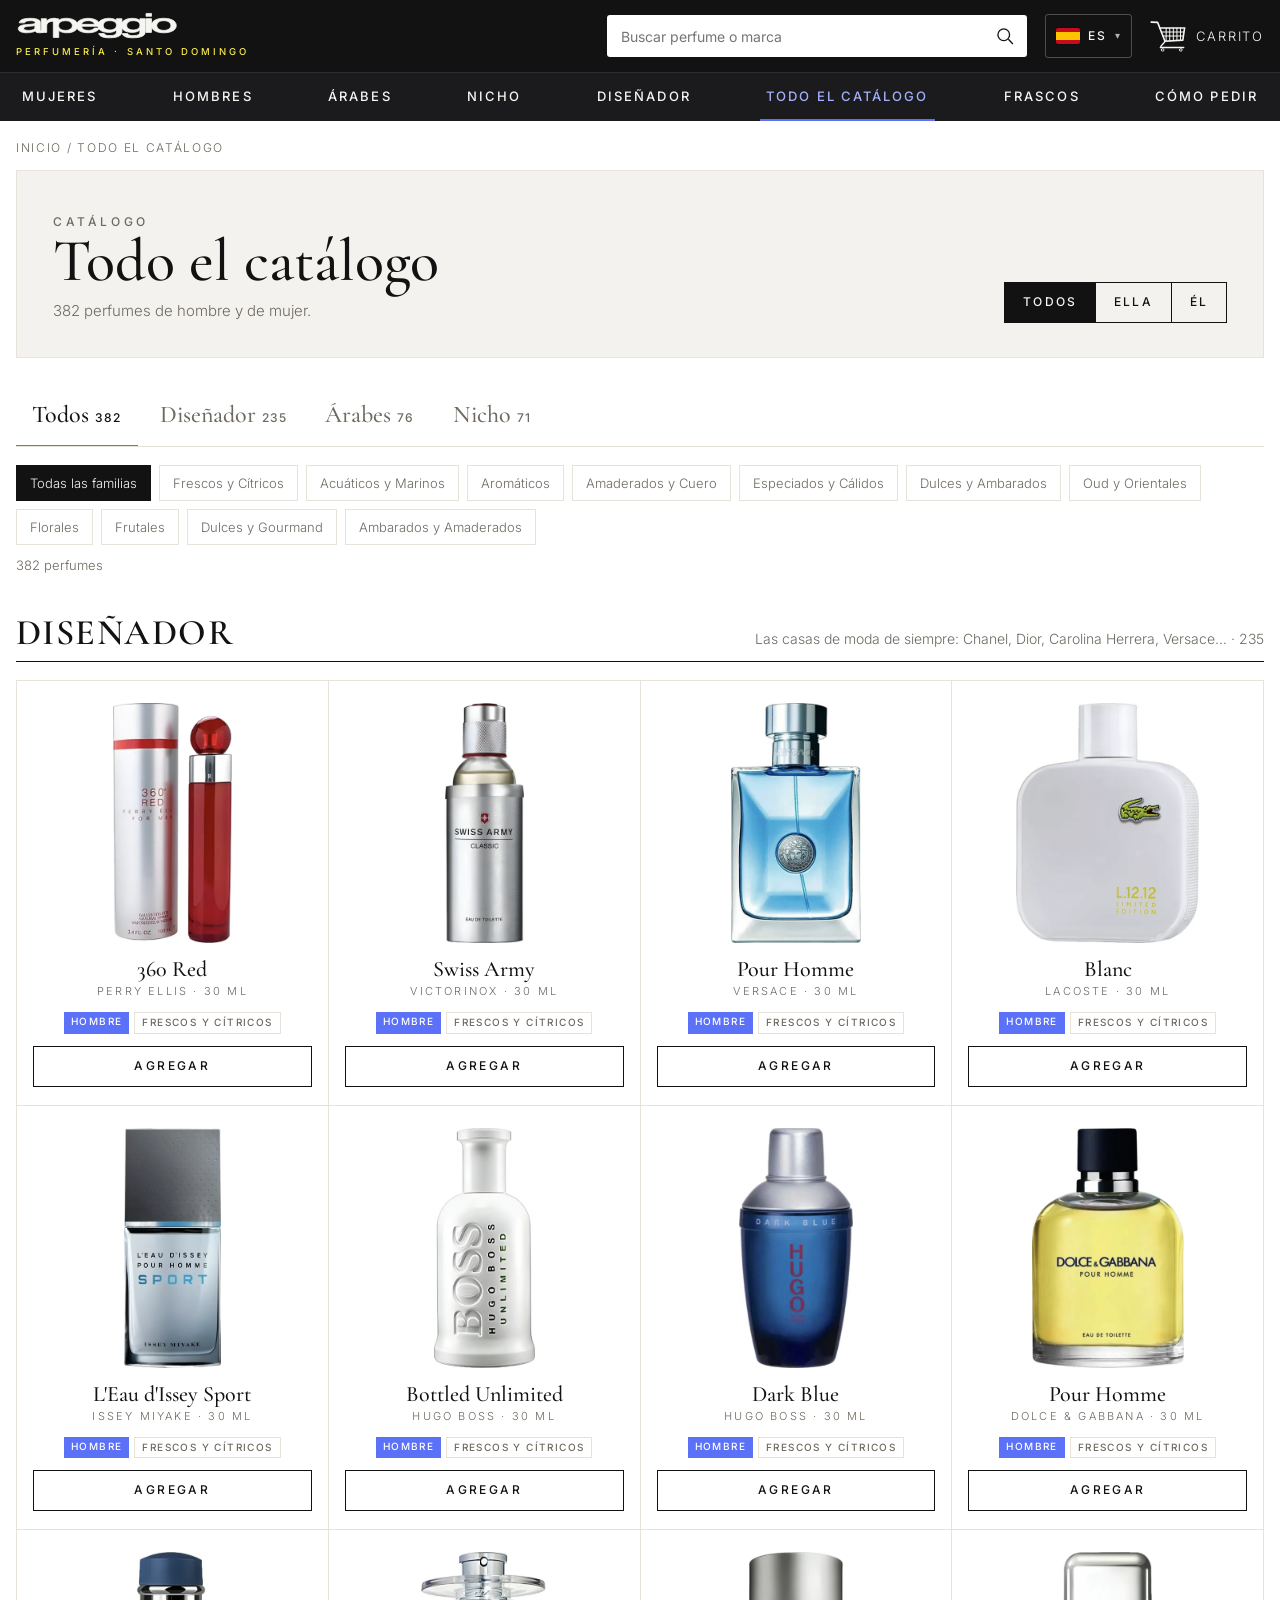
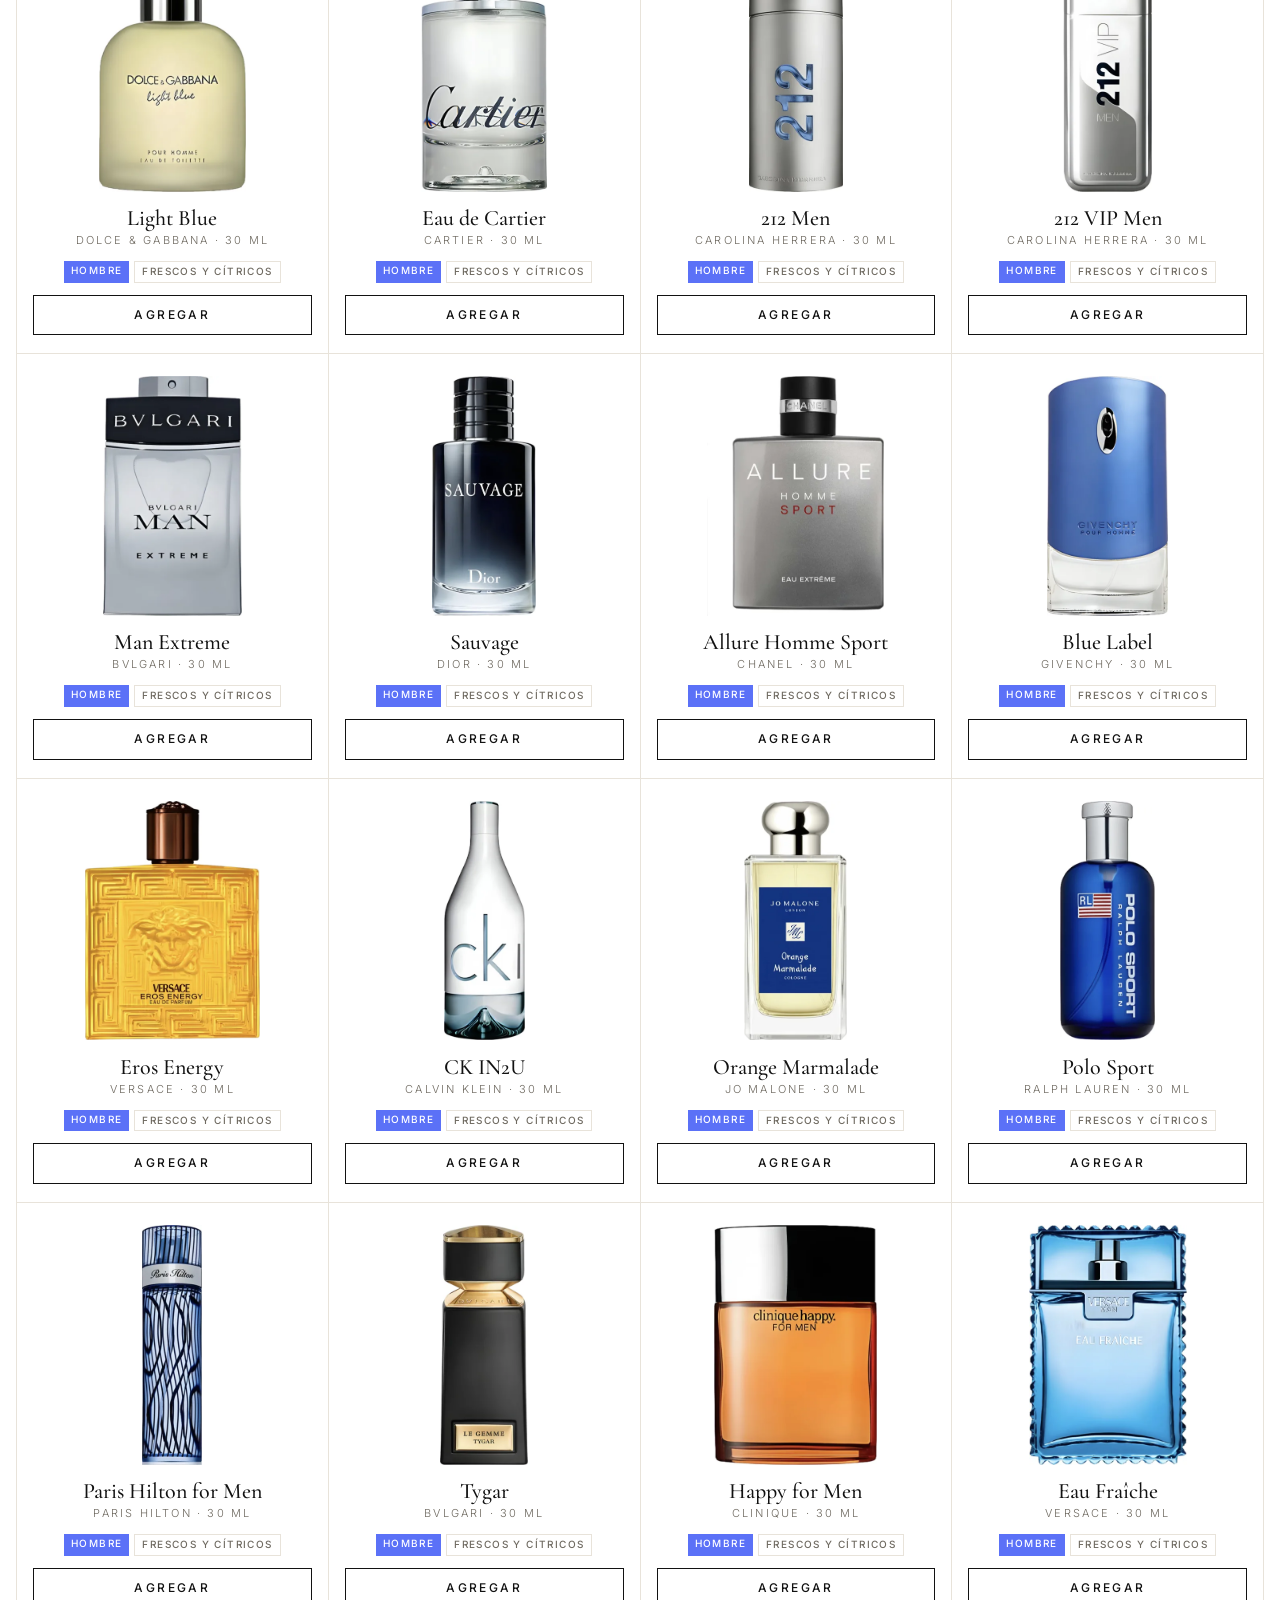
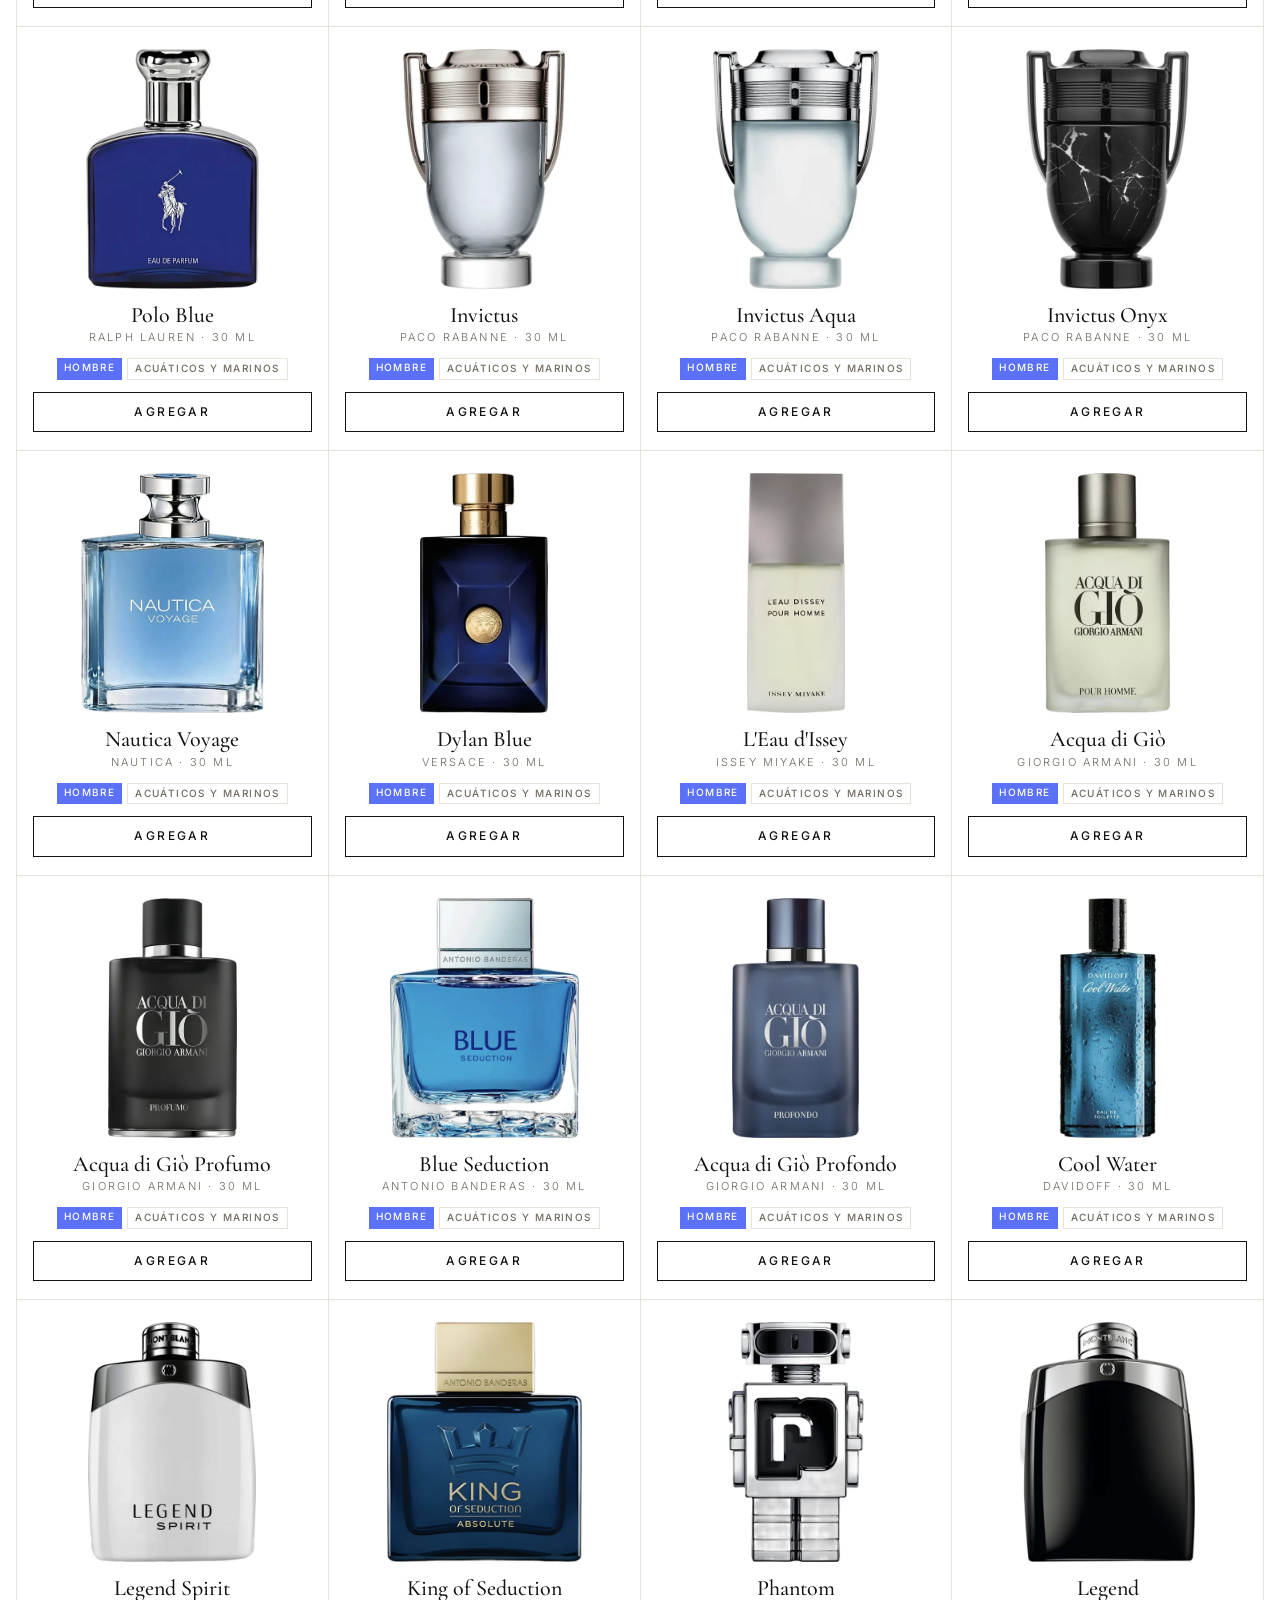
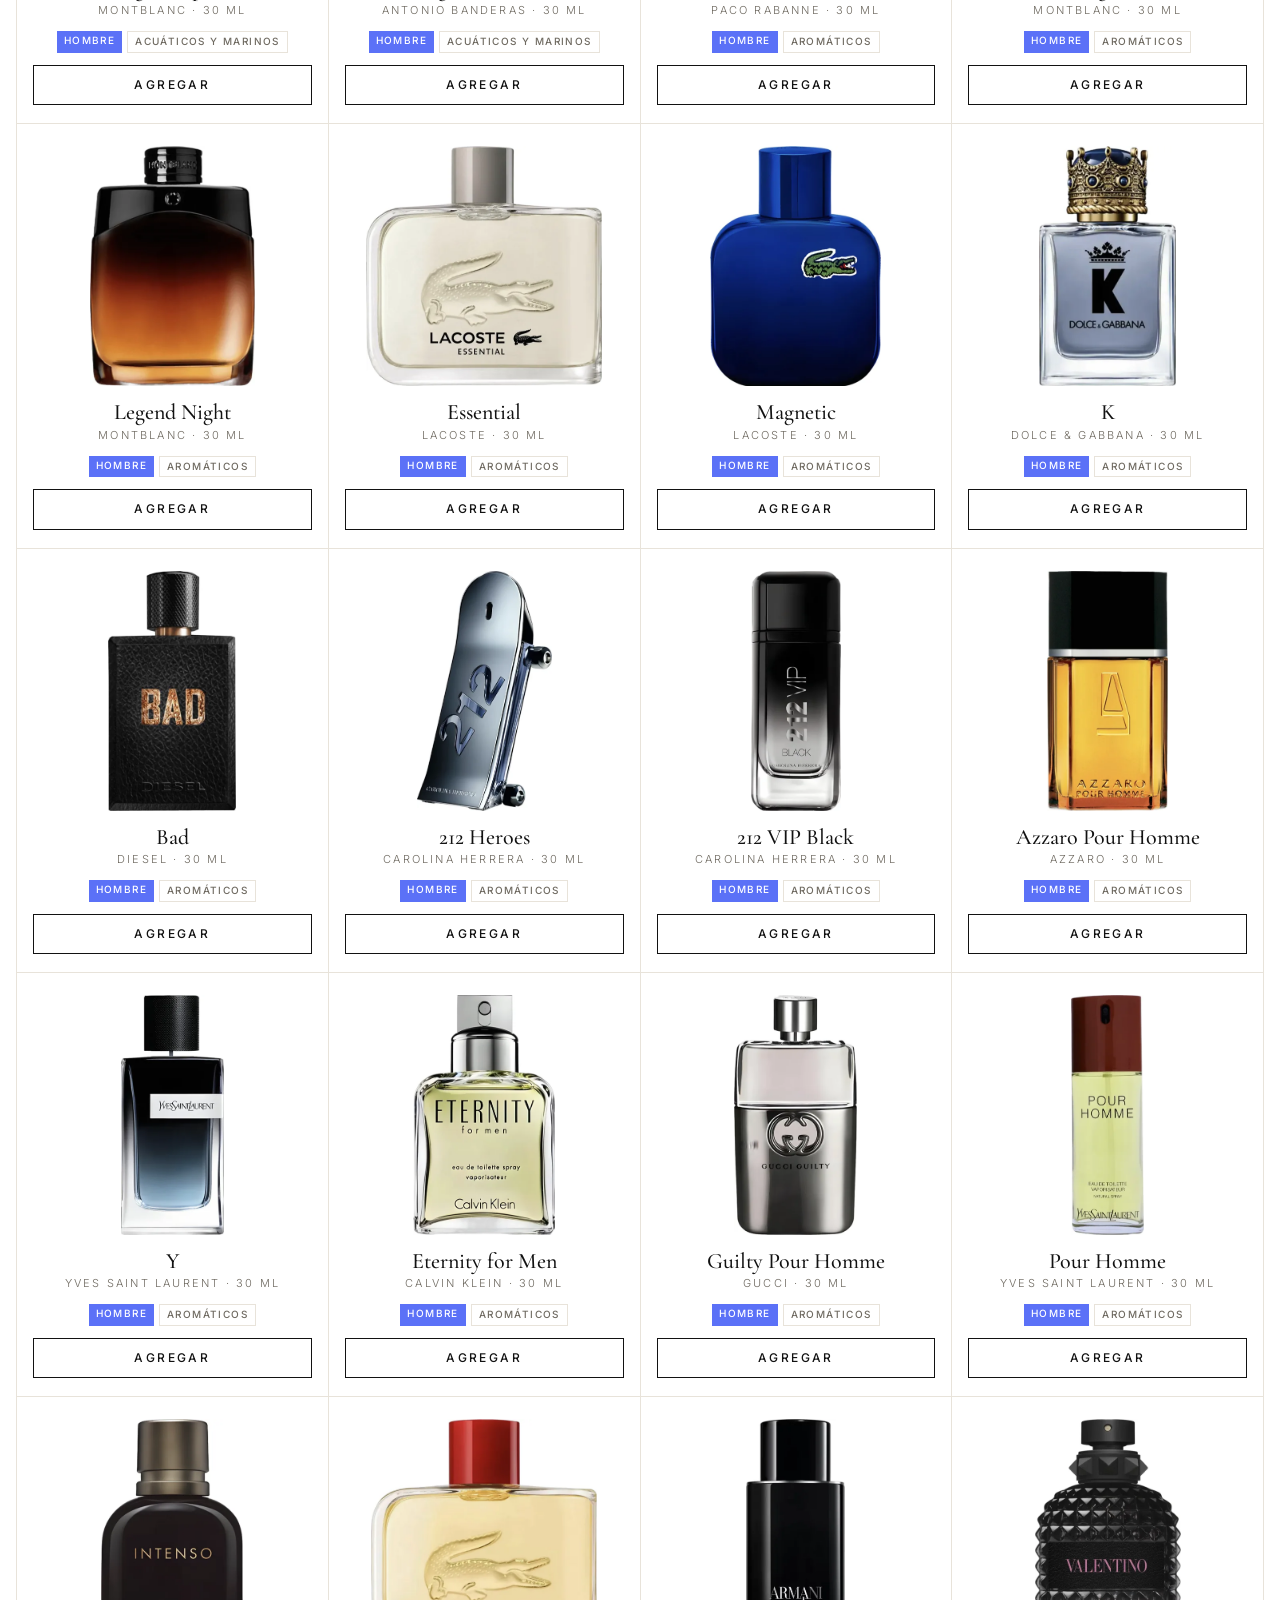
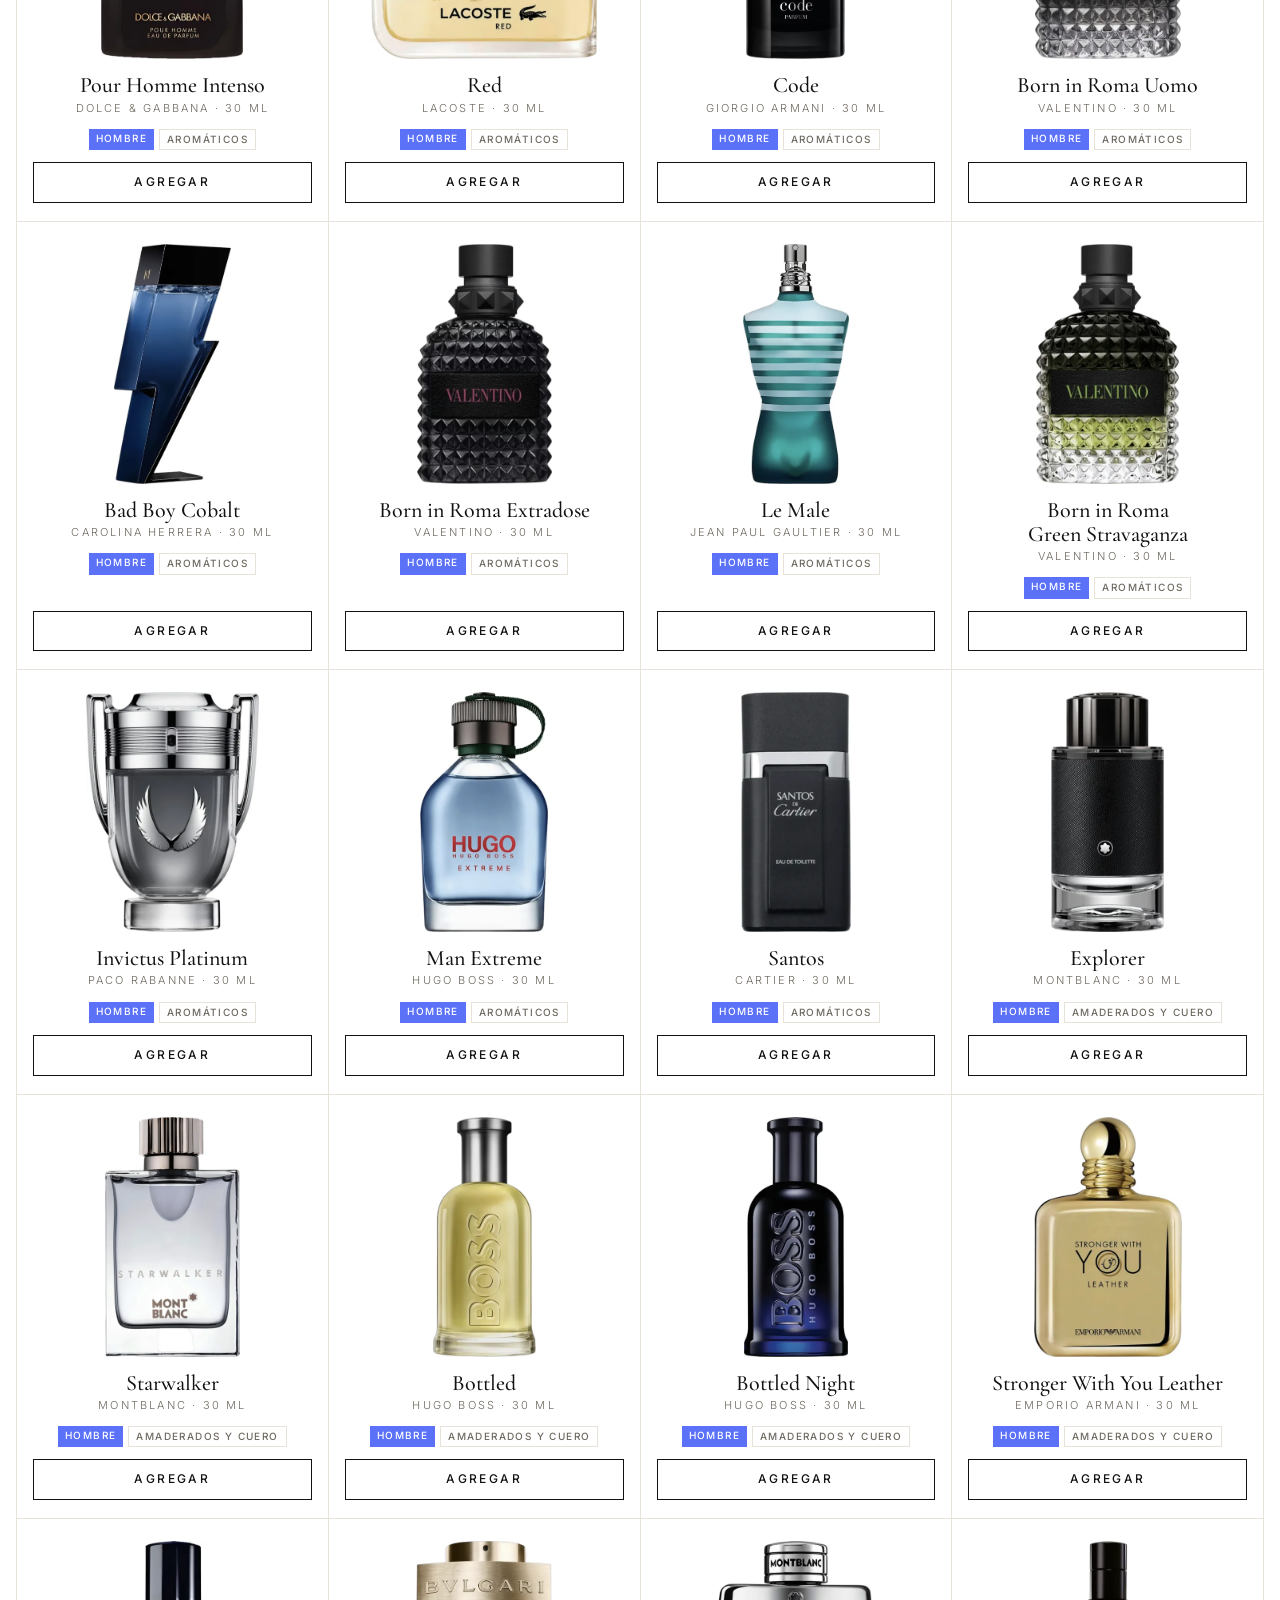
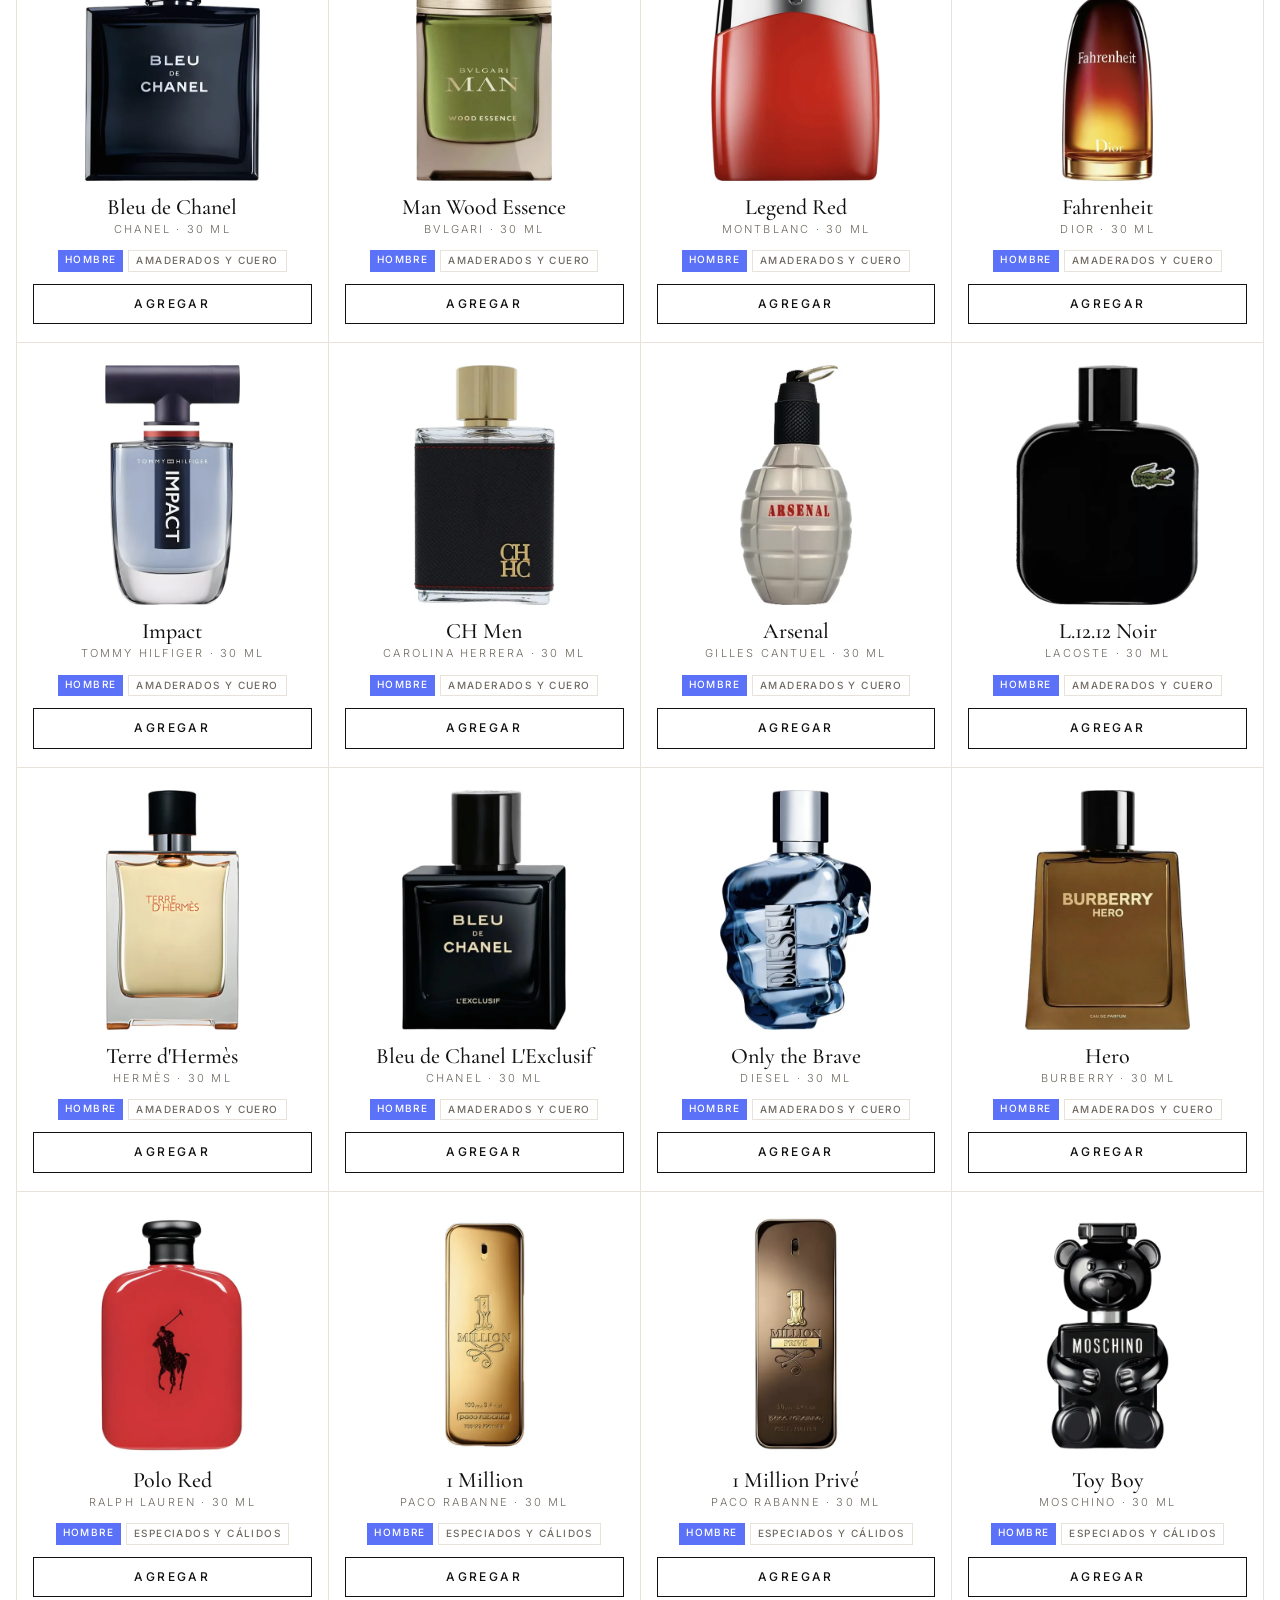
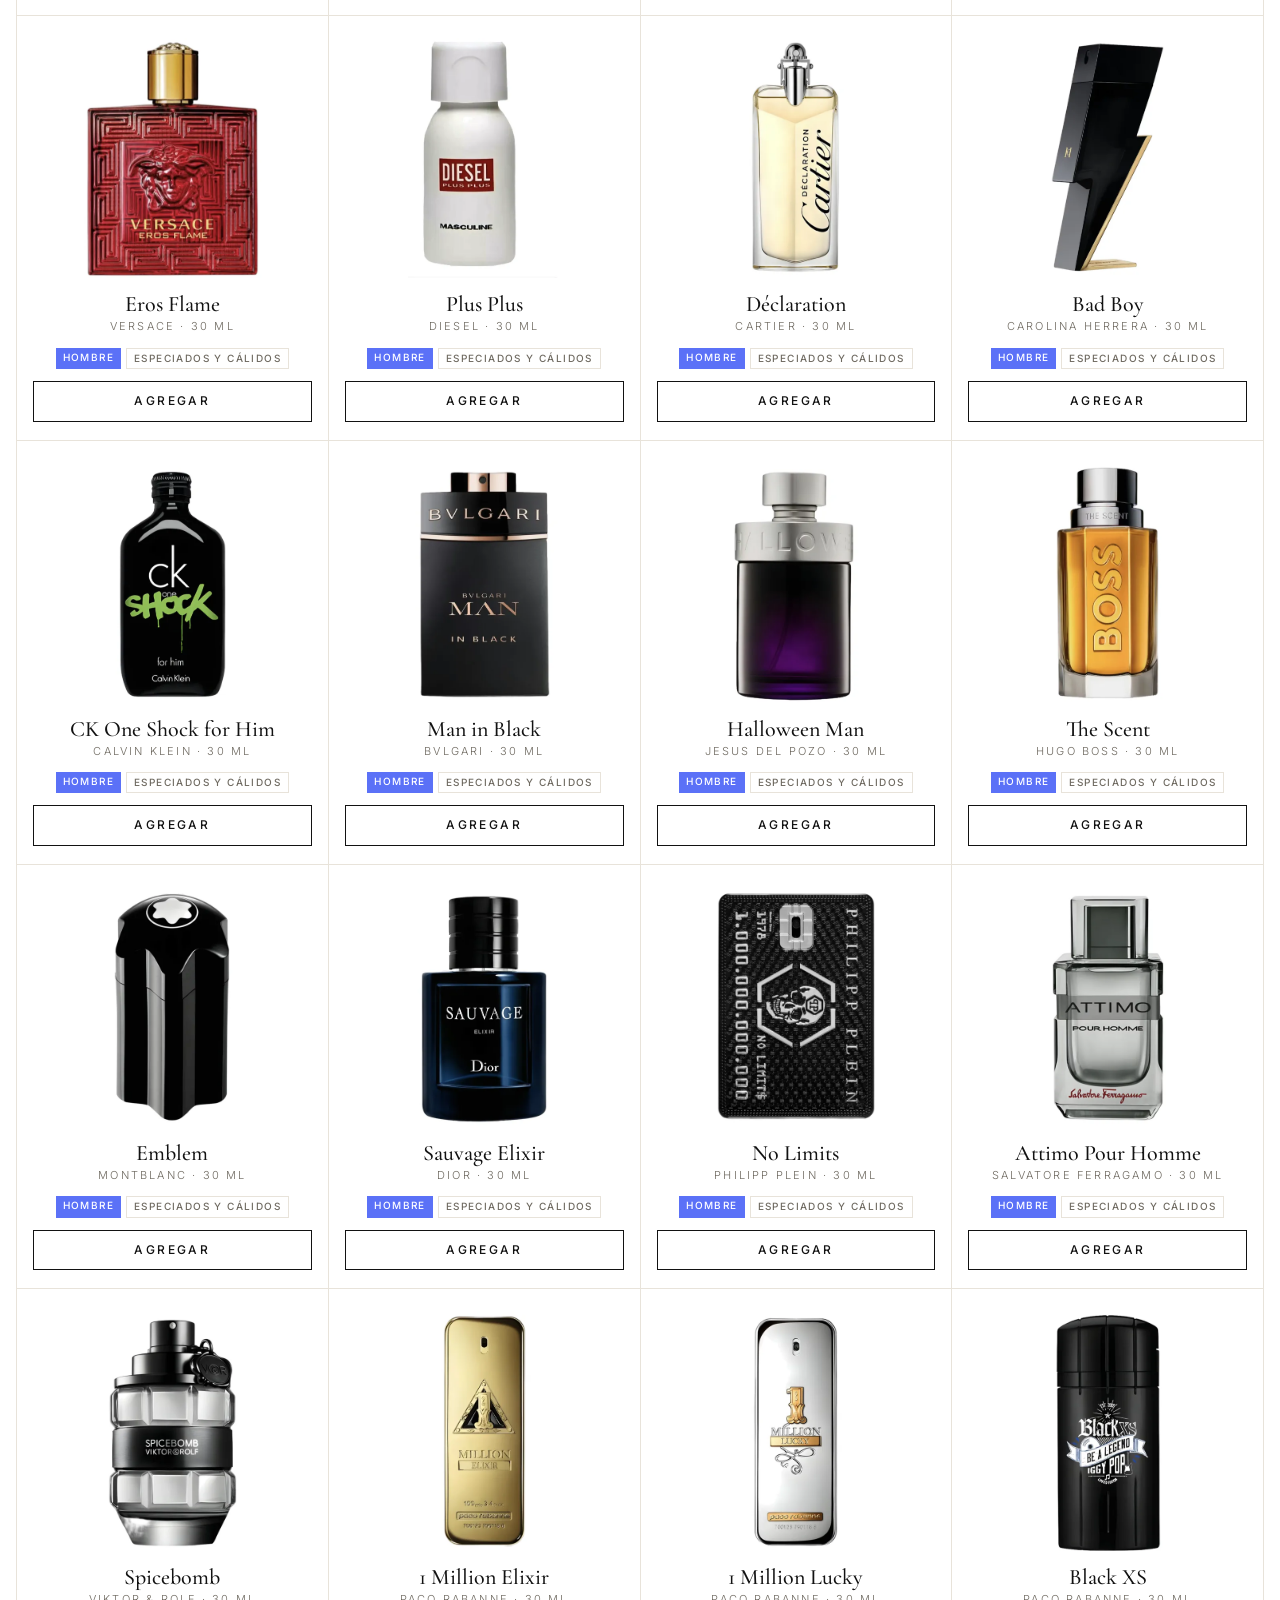
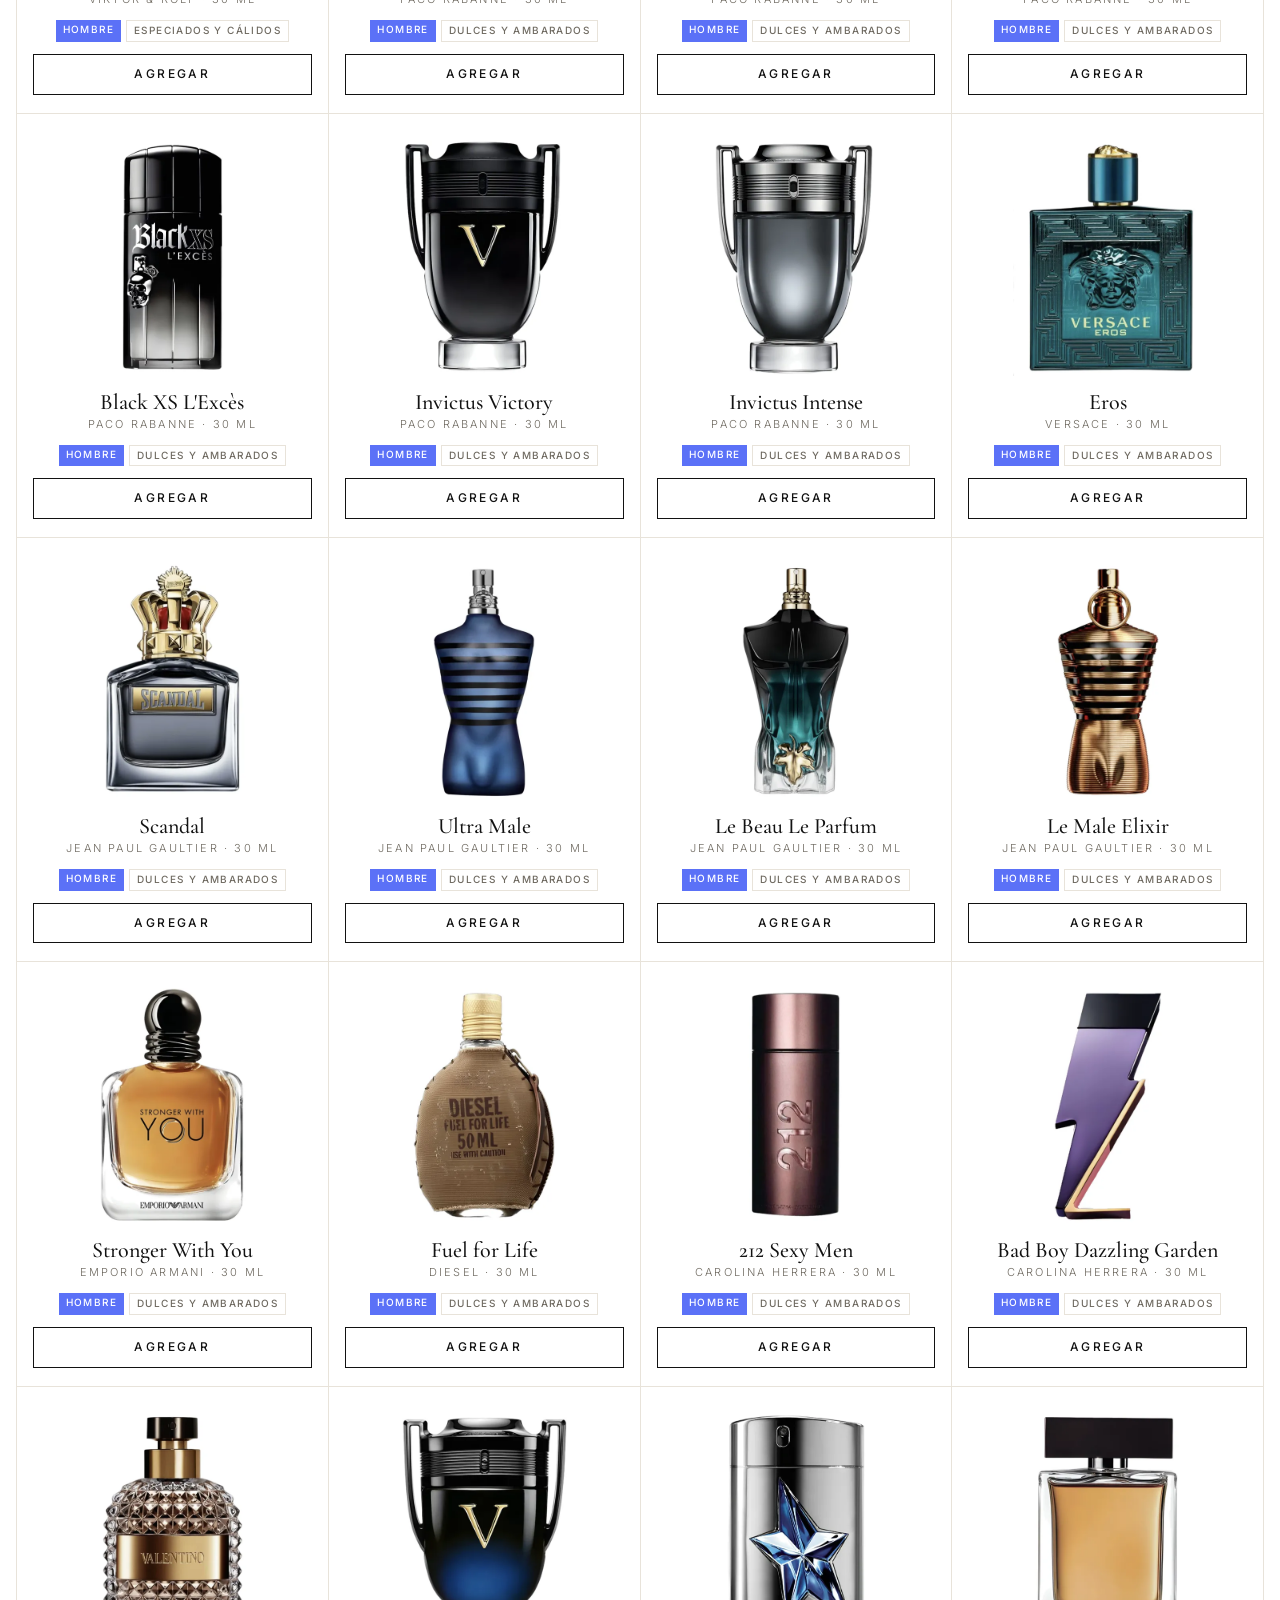
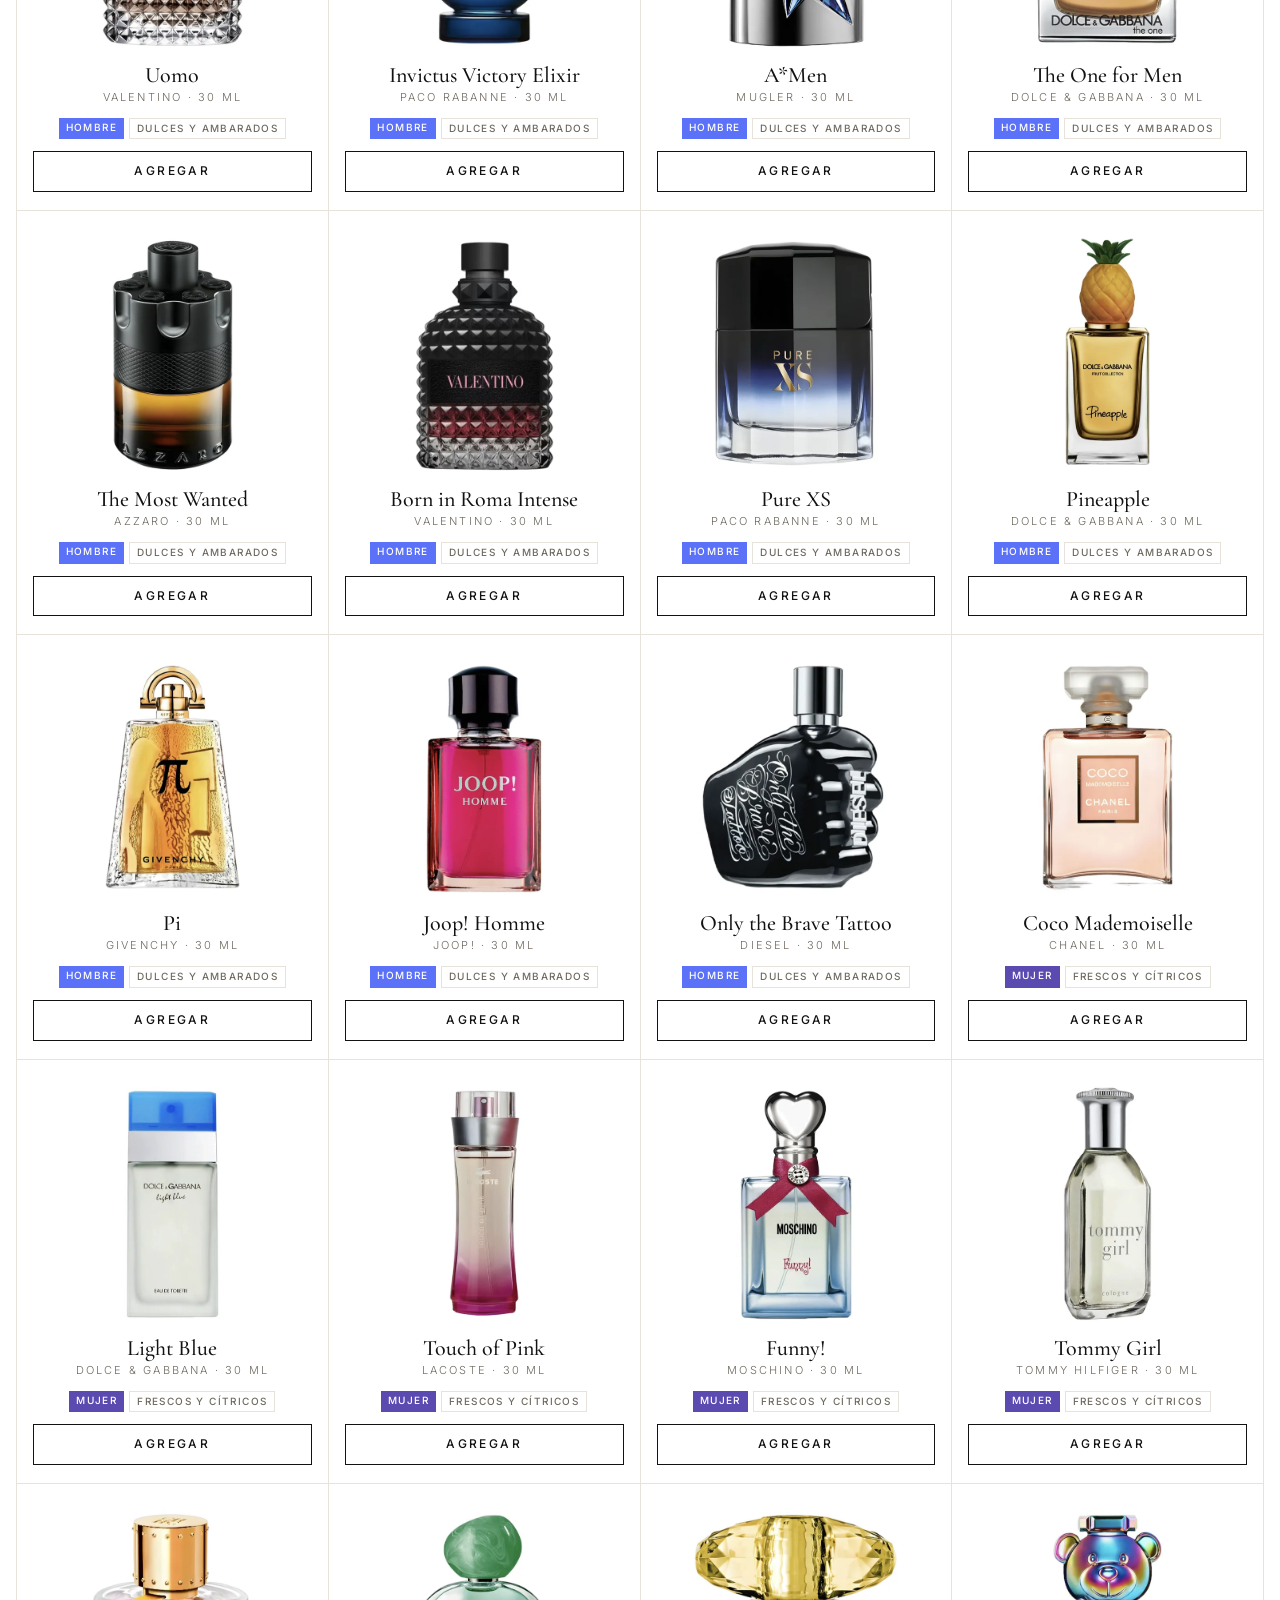
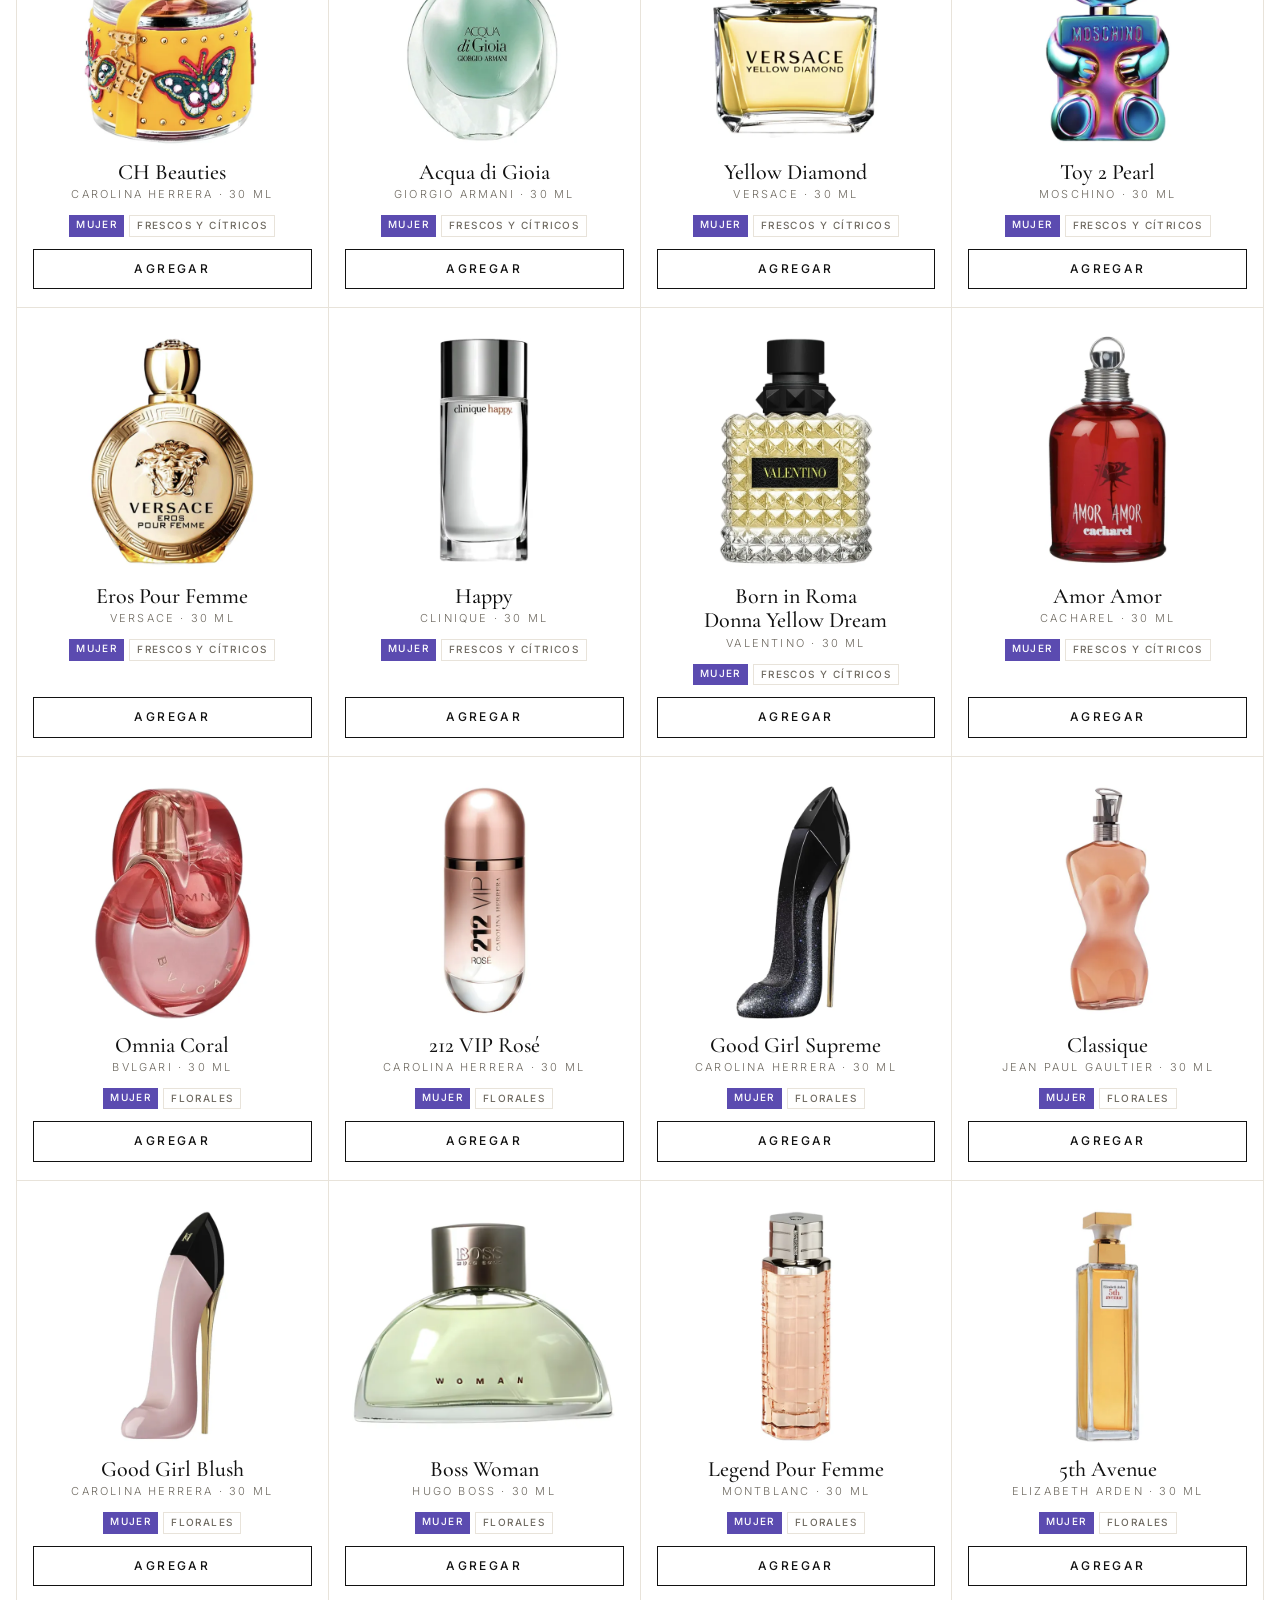
<file: ficha.html>
<!doctype html>
<html lang="es">
<head>
<meta charset="utf-8">
<meta name="viewport" content="width=device-width,initial-scale=1">
<meta name="theme-color" content="#121212">
<meta name="description" content="Arpeggio, perfumería en Santo Domingo: perfumes inspirados con su ficha completa. Agrega tus favoritos al carrito y pide por WhatsApp.">
<meta property="og:type" content="website">
<meta property="og:site_name" content="Arpeggio · Perfumería">
<meta property="og:locale" content="es_DO">
<meta property="og:title" content="Arpeggio · Perfumería">
<meta property="og:description" content="Más de 380 perfumes inspirados en los grandes, cada uno con su ficha completa. Agrega tus favoritos al carrito y pide por WhatsApp en Santo Domingo.">
<meta property="og:image" content="https://arpeggioperfumeria.github.io/iconos/compartir.jpg">
<meta property="og:image:width" content="1200">
<meta property="og:image:height" content="630">
<meta property="og:image:alt" content="Frascos de perfume Arpeggio de 30 ml">
<meta name="twitter:card" content="summary_large_image">
<link rel="manifest" href="manifest.webmanifest">
<link rel="icon" href="iconos/favicon-32.png" sizes="32x32">
<link rel="apple-touch-icon" href="iconos/apple-touch-icon.png">
<meta name="apple-mobile-web-app-capable" content="yes">
<meta name="mobile-web-app-capable" content="yes">
<meta name="apple-mobile-web-app-title" content="Arpeggio">
<meta name="apple-mobile-web-app-status-bar-style" content="black">
<title>Ficha · Arpeggio</title>
<link rel="preconnect" href="https://fonts.googleapis.com">
<link rel="stylesheet" href="https://fonts.googleapis.com/css2?family=Cormorant+Garamond:ital,wght@0,400;0,500;0,600;1,300;1,400&family=Inter:wght@300;400;500;600;900&family=Bodoni+Moda:ital,wght@0,400;0,500;1,400&display=swap">
<link rel="stylesheet" href="estilo.css?v=42">
<style>
.crumbs{font-size:12px;letter-spacing:.14em;text-transform:uppercase;color:var(--muted);margin:18px 0 0}
.crumbs a{text-decoration:none}.crumbs a:hover{color:var(--ink)}
.label{font-size:11px;letter-spacing:.24em;text-transform:uppercase;color:var(--muted);font-weight:400}
.sbar{display:flex;justify-content:space-between;align-items:center;gap:12px;margin-top:14px;padding-bottom:12px;border-bottom:1px solid var(--line)}
.back{all:unset;cursor:pointer;font-size:12px;letter-spacing:.2em;text-transform:uppercase;color:var(--muted);display:inline-flex;gap:8px;align-items:center}
.back:hover{color:var(--ink)}
.pn{display:flex;align-items:center;gap:10px}
.pos{font-size:12px;letter-spacing:.12em;color:var(--muted);font-variant-numeric:tabular-nums}
.nb{all:unset;cursor:pointer;width:38px;height:38px;border:1px solid var(--line);display:grid;place-items:center;font-size:22px;line-height:1}
.nb:hover{border-color:var(--ink)}
.swipehint{margin:10px 0 0;font-size:11px;letter-spacing:.12em;color:var(--muted);text-transform:uppercase}
.swipehint.pc{display:none}
@media (hover:hover) and (pointer:fine){.swipehint{display:none}.swipehint.pc{display:block}}
#ficha{cursor:grab}#ficha a,#ficha button{cursor:pointer}
#ficha .photo img{-webkit-user-drag:none;user-select:none}

#ficha{touch-action:pan-y}
#ficha.in-r{animation:inR .28s ease-out}#ficha.in-l{animation:inL .28s ease-out}
@keyframes inR{from{transform:translateX(40px);opacity:0}to{transform:none;opacity:1}}
@keyframes inL{from{transform:translateX(-40px);opacity:0}to{transform:none;opacity:1}}
#ficha.out-up{animation:outUp .26s ease-in forwards}
@keyframes outUp{to{transform:translateY(-60px);opacity:0}}
@media (prefers-reduced-motion:reduce){#ficha.in-r,#ficha.in-l,#ficha.out-up{animation:none}}

.fhero{display:grid;grid-template-columns:minmax(0,340px) minmax(0,1fr);gap:44px;align-items:center;margin-top:26px}
.photo{background:#fff;display:flex;align-items:center;justify-content:center;aspect-ratio:3/4;padding:18px}
.photo img{width:100%;height:100%;object-fit:contain}
.wordmark{font-family:var(--display);font-size:22px;letter-spacing:.3em;text-transform:uppercase;color:var(--muted);margin:0}
.fhero h1{font-family:var(--display);font-weight:500;font-size:60px;line-height:1;margin:6px 0 12px;text-wrap:balance}
.fhero .tags{justify-content:flex-start;margin:0 0 4px}
/* Botón de carrito al lado del nombre: se agrega sin bajar hasta el final */
.titulo{display:flex;align-items:center;gap:14px 20px;flex-wrap:wrap;margin:6px 0 12px}
.titulo h1{margin:0}
.add-top{flex:none;margin:0;padding:12px 20px 12px 16px;gap:10px;font-size:13px;background:var(--accent);border-color:var(--accent);color:#fff}
.add-top:hover{background:var(--ink);border-color:var(--ink);color:#fff}
.add-top.on{background:var(--wa);border-color:var(--wa);color:#fff}
.add-top svg{display:block}
/* Debajo de Agregar: consultar por WhatsApp y el enlace a los frascos */
.acciones{flex:none;display:flex;flex-direction:column;gap:8px}
.acciones .add-top,.acciones .wa-top{justify-content:center}
.wa-top{padding:12px 18px;font-size:12px}
.acciones .frasco-link{font-size:13px;color:var(--muted);text-align:center}
.acciones .frasco-link:hover{color:var(--ink)}
.compra{margin:18px 0 0;display:flex;align-items:baseline;gap:6px 14px;flex-wrap:wrap}
.compra .pr{margin:0;font-family:var(--display);font-size:30px;line-height:1}
.compra .tamano{flex-basis:100%;margin-top:6px}
.desc{margin:16px 0 0;max-width:60ch;font-size:16px}

.block{margin-top:44px}
.block>.label{display:block;margin-bottom:14px;color:var(--ink)}
.acc{display:flex;flex-direction:column;max-width:460px}
.acc div{height:31px;display:flex;align-items:center;justify-content:center;font-size:14.5px;font-weight:400;border-radius:0 8px 8px 0;min-width:112px;white-space:nowrap}

.notes{display:grid;grid-template-columns:repeat(3,minmax(0,1fr));gap:18px}
.notes>div{border-top:1px solid var(--ink);padding-top:10px}
.notes h4{font-family:var(--display);font-size:24px;font-weight:500;margin:0 0 6px}
.notes p{margin:0;color:var(--muted)}

.panels{display:grid;grid-template-columns:minmax(0,1fr) minmax(0,1fr);gap:16px}
.vpanel{border:1px solid var(--line);padding:20px}
.vpanel .label{display:block;margin-bottom:14px;color:var(--ink)}
.bars{display:grid;gap:12px}
.bar{display:grid;grid-template-columns:96px 1fr;gap:12px;align-items:center}
.bar span{font-size:14px}
.trk{height:8px;background:var(--line);border-radius:4px;overflow:hidden}
.fill{height:100%;border-radius:4px}
.src{font-size:12px;color:var(--muted);margin-top:10px}
.pending{margin-top:30px;padding:18px;border:1px dashed var(--accent-soft);color:var(--muted)}


.more{margin-top:56px}
.more h2{font-family:var(--display);font-weight:500;font-size:34px;margin:0 0 4px}
.more .grid{display:grid;grid-template-columns:repeat(4,minmax(0,1fr));gap:1px;background:var(--line);border:1px solid var(--line);margin-top:16px}
.more .card{padding:20px 14px 16px}

@media (max-width:800px){
  .fhero{grid-template-columns:minmax(0,1fr);gap:20px}
  .photo{max-width:320px;margin:0 auto;width:100%}
  .fhero h1{font-size:44px}
  .notes{grid-template-columns:minmax(0,1fr)}
  .panels{grid-template-columns:minmax(0,1fr)}
  .more .grid{grid-template-columns:repeat(2,minmax(0,1fr))}
}
</style>
</head>
<body>
<main class="wrap">
  <div class="crumbs" id="crumbs"></div>
  <div class="sbar">
    <button class="back" id="back">↑ Volver al catálogo</button>
    <div class="pn"><button class="nb" id="prev" aria-label="Perfume anterior">‹</button><span class="pos" id="pos"></span><button class="nb" id="next" aria-label="Perfume siguiente">›</button></div>
  </div>
  <p class="swipehint">Desliza ← → para ver otro perfume · al final de la ficha, desliza ↑ para volver</p>
  <p class="swipehint pc">Arrastra a los lados, desliza con dos dedos en el trackpad o usa las flechas ← → para ver otro perfume</p>
  <article id="ficha"></article>
  <section class="more" id="more"></section>
</main>

<script src="datos.js?v=34"></script>
<script src="fichas.js?v=34"></script>
<script src="comun.js?v=50"></script>
<script>
const c=new URLSearchParams(location.search).get('c');
const p=BY[c];
if(!p)location.replace('catalogo.html');
const genero=p[3];
montarPiezas(genero);

// Lista para pasar al siguiente o anterior: la de la página de donde vino, o todo su género.
let lista=[],volver=cat({g:genero});
try{lista=JSON.parse(sessionStorage.getItem('ac_lista')||'[]');volver=sessionStorage.getItem('ac_volver')||volver}catch(e){}
if(!lista.includes(c))lista=PERFUMES.filter(x=>x[3]==genero).map(x=>x[0]);
const i=lista.indexOf(c);

const bars=rows=>{const max=Math.max(...rows.map(r=>r[1]));return `<div class="bars">${rows.map(([l,v,col])=>`<div class="bar"><span>${l}</span><div class="trk"><div class="fill" style="width:${Math.max(3,v/max*100)}%;background:${col}"></div></div></div>`).join('')}</div>`};
const d=FICHAS[c];
const sec=SECCIONES.find(s=>s.id==p[6]);
const gNom=genero=='H'?'Para Él':'Para Ella';
const consulta=`Hola, quiero pedir el perfume ${c}, inspirado en ${p[1]} de ${p[2]}. ¿Está disponible?`;

// Para Google y para compartir: título, descripción, enlace y datos de producto propios de este perfume.
// (La calificación de la ficha es de la fragancia original, por eso no va en los datos de producto.)
(()=>{
  const SITIO='https://arpeggioperfumeria.github.io/',url=SITIO+ficha(c);
  const nombre=`Perfume inspirado en ${p[1]} de ${p[2]}`;
  const texto=`${nombre}, 30 ml por ${rd(PRECIOS[30][0])}. ${d&&d.desc?d.desc:'Pídelo por WhatsApp en Santo Domingo.'}`;
  const corto=texto.length>160?texto.slice(0,157).replace(/\s+\S*$/,'')+'…':texto;
  const foto=p[5]?`${SITIO}img/${c}.webp`:SITIO+'iconos/compartir.jpg';
  const pon=(sel,v)=>{const m=document.head.querySelector(sel);if(m)m.setAttribute('content',v)};
  document.title=`${p[1]} de ${p[2]}, inspirado · Arpeggio`;
  pon('meta[name="description"]',corto);pon('meta[property="og:title"]',`${nombre} · Arpeggio`);pon('meta[property="og:description"]',corto);
  document.head.insertAdjacentHTML('beforeend',`<link rel="canonical" href="${url}"><meta property="og:url" content="${url}">`);
  const ld=document.createElement('script');ld.type='application/ld+json';
  ld.textContent=JSON.stringify({'@context':'https://schema.org','@type':'Product',name:nombre,sku:c,category:p[4],description:texto,image:foto,
    brand:{'@type':'Brand',name:'Arpeggio'},
    offers:Object.keys(PRECIOS).map(ml=>({'@type':'Offer',name:`${ml} ml`,price:PRECIOS[ml][0],priceCurrency:'DOP',availability:'https://schema.org/InStock',url}))});
  document.head.appendChild(ld);
})();
$('#crumbs').innerHTML=`<a href="index.html">Inicio</a> / <a href="${cat({g:genero})}">${gNom}</a> / <a href="${cat({g:genero,s:sec.id})}">${sec.nombre}</a> / ${esc(p[1])}`;
$('#pos').textContent=`${i+1} / ${lista.length}`;

let html=`<div class="fhero">
  <div class="photo">${img(c)||'<span class="nofoto">Foto muy pronto</span>'}</div>
  <div>
    <p class="wordmark notranslate">${esc(p[2])}</p>
    <div class="titulo"><h1 class="notranslate">${esc(p[1])}</h1><div class="acciones"><button class="montar add-top" data-icono data-code="${c}" data-off="Agregar" data-on="En tu carrito ✓" aria-label="Agregar ${esc(p[1])} a tu carrito"></button><a class="wa-btn wa-top" href="${waLink(consulta)}" target="_blank" rel="noopener">${WAICON} Consultar por WhatsApp</a><a class="frasco-link" href="frascos.html">También puedes escoger el frasco →</a></div></div>
    <div class="tags"><span class="tag ${genero=='H'?'h':'m'}">${genero=='H'?'Hombre':'Mujer'}</span><span class="tag f">${esc(p[4])}</span><span class="tag f">${sec.nombre}</span></div>
    <p class="label" style="margin:10px 0 0">Inspirado en ${esc(p[1])} · ${esc(p[2])}</p>
    <div class="compra"><p class="pr" data-precio="${c}">${precioHTML(mlDe(c))}</p>${PRECIOS[mlDe(c)][1]>PRECIOS[mlDe(c)][0]?`<span class="lanz">Precio de lanzamiento</span>`:''}
      <div class="tamano">${[30,10].map(ml=>`<button data-tam="${c}" data-ml="${ml}">${ml} ml</button>`).join('')}</div></div>
    ${d&&d.desc?`<p class="desc">${esc(d.desc)}</p>`:''}
  </div>
</div>`;
if(ACORDES[c])html+=`<section class="block"><span class="label">Acordes principales</span><div class="acc">${acordes(c,99)}</div></section>`;
if(d&&d.notes){
  const n=d.notes;
  html+=`<section class="block"><span class="label">Pirámide olfativa</span><div class="notes">${n.todas
    ?`<div style="grid-column:1/-1"><h4>Notas principales</h4><p>${esc(n.todas)}</p></div>`
    :`<div><h4>Salida</h4><p>${esc(n.salida)}</p></div><div><h4>Corazón</h4><p>${esc(n.corazon)}</p></div><div><h4>Fondo</h4><p>${esc(n.fondo)}</p></div>`}</div></section>`;
}
if(d&&d.rating)html+=`<section class="block"><div class="panels"><div class="vpanel"><span class="label">Qué opina la gente</span>${bars(d.rating)}</div><div class="vpanel"><span class="label">Cuándo usarlo</span>${bars(d.when)}</div></div><p class="src">Opiniones de referencia sobre la fragancia original.</p></section>`;
if(!d)html+=`<div class="pending">Pronto agregamos la descripción y las notas de este perfume.</div>`;
html+=`<p class="src" style="margin-top:48px">${AVISO}</p>`;
$('#ficha').innerHTML=html;

// Recomendados: los del mismo género con los acordes del PDF más parecidos
// (se comparan nombres y largos de barra; el primer acorde pesa más).
const elegidos=masParecidos(c,4).map(([k])=>BY[k]);
const principales=(ACORDES[c]||[]).slice(0,2).map(a=>a[0].toLowerCase()).join(' y ');
if(elegidos.length)$('#more').innerHTML=`<h2>También te puede gustar</h2><p class="label">Con acordes parecidos${principales?': '+esc(principales):''}</p><div class="grid">${elegidos.map(x=>card(x[0])).join('')}</div>`;
pintarConcho();

// Entrada animada según la dirección
try{const dir=sessionStorage.getItem('ac_dir');sessionStorage.removeItem('ac_dir');if(dir)$('#ficha').classList.add(dir)}catch(e){}

// Navegación
function ir(paso){const j=(i+paso+lista.length)%lista.length;try{sessionStorage.setItem('ac_dir',paso>0?'in-r':'in-l')}catch(e){}location.replace(ficha(lista[j]))}
function salir(){const f=$('#ficha');f.classList.add('out-up');setTimeout(()=>location.href=volver,matchMedia('(prefers-reduced-motion:reduce)').matches?0:240)}
$('#prev').onclick=()=>ir(-1);$('#next').onclick=()=>ir(1);$('#back').onclick=salir;
addEventListener('keydown',e=>{if($('#drawer').classList.contains('on')||e.target.matches('input'))return;
  if(e.key=='ArrowRight')ir(1);else if(e.key=='ArrowLeft')ir(-1);else if(e.key=='Escape')salir()});

// Gestos: a los lados cambia de perfume; hacia arriba, solo estando ya al final de la ficha, vuelve al catálogo
// (sobre la foto no, porque en el celular ese gesto es el de bajar a ver los acordes)
let T=null;const F=$('#ficha');
F.addEventListener('touchstart',e=>{if(e.touches.length!==1)return;const t=e.touches[0];
  T={x:t.clientX,y:t.clientY,t:Date.now(),fin:innerHeight+scrollY>=document.documentElement.scrollHeight-4}},{passive:true});
F.addEventListener('touchend',e=>{if(!T)return;const t=e.changedTouches[0],dx=t.clientX-T.x,dy=t.clientY-T.y,ms=Date.now()-T.t,s0=T;T=null;
  if(ms>900)return;
  if(Math.abs(dx)>60&&Math.abs(dx)>1.6*Math.abs(dy)){ir(dx<0?1:-1);return}
  if(dy<-70&&Math.abs(dy)>1.6*Math.abs(dx)&&s0.fin)salir()},{passive:true});

// En computadora: arrastrar con el mouse o deslizar dos dedos en el trackpad.
let M=null;
F.addEventListener('pointerdown',e=>{if(e.pointerType!='mouse'||e.button!==0||e.target.closest('a,button'))return;M={x:e.clientX,y:e.clientY,t:Date.now()}});
addEventListener('pointerup',e=>{if(!M)return;const dx=e.clientX-M.x,dy=e.clientY-M.y,ms=Date.now()-M.t;M=null;
  if(ms<900&&Math.abs(dx)>80&&Math.abs(dx)>2*Math.abs(dy)&&!String(getSelection()).trim())ir(dx<0?1:-1)});
F.addEventListener('dragstart',e=>e.preventDefault());
let acum=0,quieto=null,usado=false;
addEventListener('wheel',e=>{
  if(Math.abs(e.deltaX)<=Math.abs(e.deltaY))return;
  e.preventDefault();
  clearTimeout(quieto);quieto=setTimeout(()=>{acum=0;usado=false},250);
  if(usado)return;
  acum+=e.deltaX;
  if(Math.abs(acum)>110){usado=true;ir(acum>0?1:-1)}
},{passive:false});
</script>
</body>
</html>
</file>
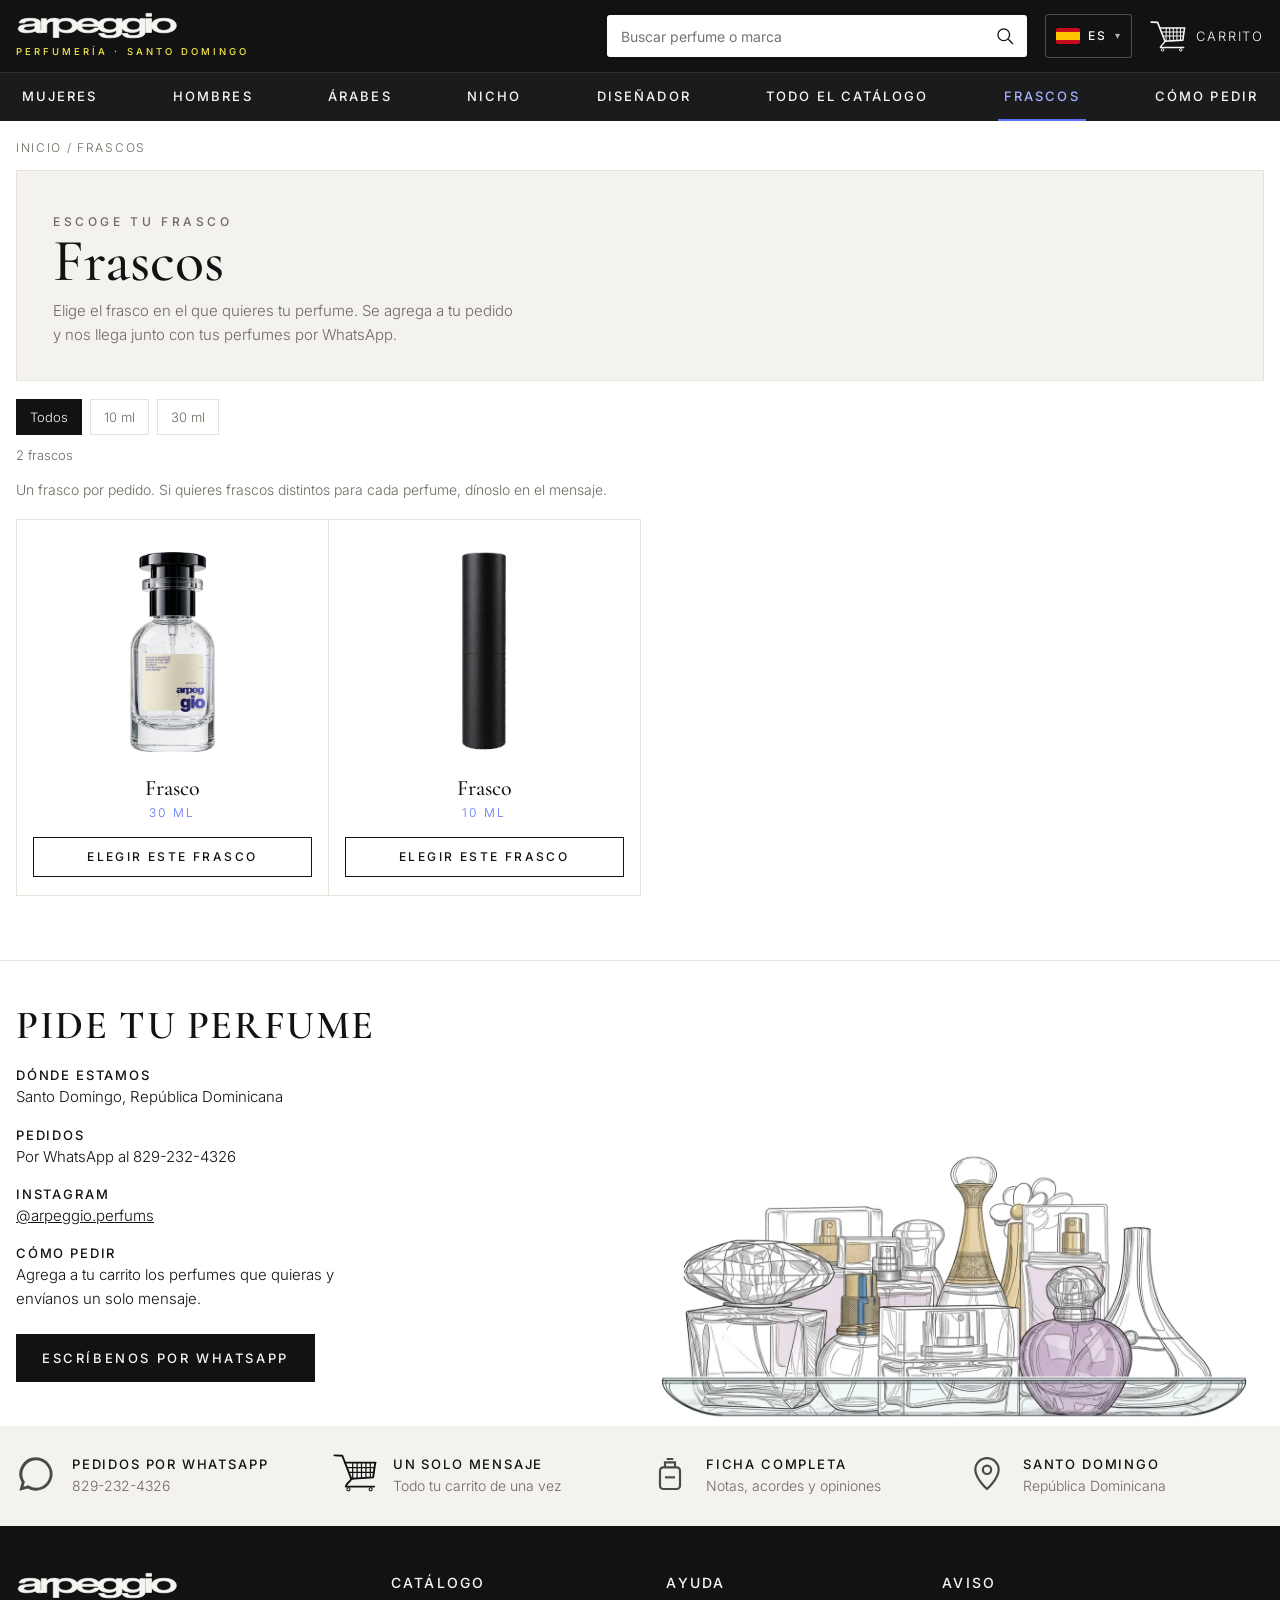
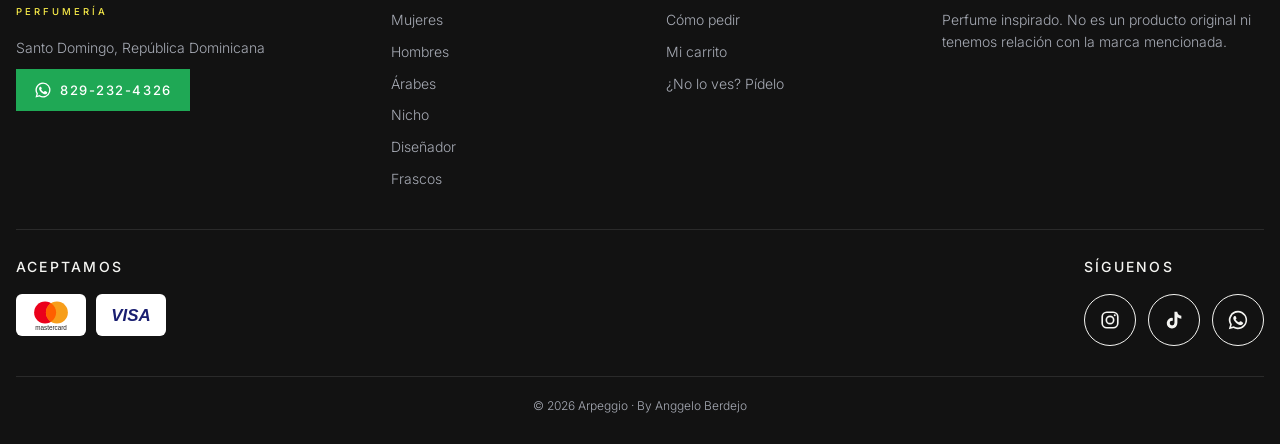
<file: frascos.html>
<!doctype html>
<html lang="es">
<head>
<meta charset="utf-8">
<meta name="viewport" content="width=device-width,initial-scale=1">
<meta name="theme-color" content="#121212">
<meta name="description" content="Arpeggio, perfumería en Santo Domingo: escoge el frasco para tu perfume y pídelo por WhatsApp.">
<link rel="canonical" href="https://arpeggioperfumeria.github.io/frascos.html">
<meta property="og:type" content="website">
<meta property="og:site_name" content="Arpeggio · Perfumería">
<meta property="og:locale" content="es_DO">
<meta property="og:title" content="Frascos · Arpeggio">
<meta property="og:description" content="Escoge el frasco para tu perfume Arpeggio y pídelo por WhatsApp en Santo Domingo.">
<meta property="og:url" content="https://arpeggioperfumeria.github.io/frascos.html">
<meta property="og:image" content="https://arpeggioperfumeria.github.io/iconos/compartir.jpg">
<meta property="og:image:width" content="1200">
<meta property="og:image:height" content="630">
<meta property="og:image:alt" content="Frascos de perfume Arpeggio de 30 ml">
<meta name="twitter:card" content="summary_large_image">
<link rel="manifest" href="manifest.webmanifest">
<link rel="icon" href="iconos/favicon-32.png" sizes="32x32">
<link rel="apple-touch-icon" href="iconos/apple-touch-icon.png">
<meta name="apple-mobile-web-app-capable" content="yes">
<meta name="mobile-web-app-capable" content="yes">
<meta name="apple-mobile-web-app-title" content="Arpeggio">
<meta name="apple-mobile-web-app-status-bar-style" content="black">
<title>Frascos · Arpeggio</title>
<link rel="preconnect" href="https://fonts.googleapis.com">
<link rel="stylesheet" href="https://fonts.googleapis.com/css2?family=Cormorant+Garamond:ital,wght@0,400;0,500;0,600;1,300;1,400&family=Inter:wght@300;400;500;600;900&family=Bodoni+Moda:ital,wght@0,400;0,500;1,400&display=swap">
<link rel="stylesheet" href="estilo.css?v=42">
<style>
.crumbs{font-size:12px;letter-spacing:.14em;text-transform:uppercase;color:var(--muted);margin:18px 0 12px}
.crumbs a{text-decoration:none}.crumbs a:hover{color:var(--ink)}
.head{background:var(--tint);border:1px solid var(--line);padding:34px 36px;display:flex;justify-content:space-between;align-items:flex-end;gap:24px;flex-wrap:wrap}
.head h1{font-family:var(--display);font-weight:500;font-size:60px;line-height:1;margin:0}
.head p{margin:8px 0 0;color:var(--muted);max-width:52ch}


.chips{display:flex;flex-wrap:wrap;gap:8px;margin:18px 0 6px}
.chip{all:unset;cursor:pointer;border:1px solid var(--line);padding:7px 13px;font-size:13px;color:var(--muted)}
.chip:hover{border-color:var(--ink);color:var(--ink)}
.chip.on{background:var(--ink);border-color:var(--ink);color:var(--on-ink)}
.count{font-size:13px;color:var(--muted);margin:10px 0 0}

.grid{display:grid;grid-template-columns:repeat(4,minmax(0,1fr));gap:1px;background:var(--line);border:1px solid var(--line);margin-top:18px}
/* Cada frasco con su propio borde, así el espacio que sobra en la fila queda en blanco */
.grid{background:none;border:0;padding:1px}
.grid .card{padding:22px 16px 18px;box-shadow:0 0 0 1px var(--line)}
.empty{padding:50px 20px;text-align:center;color:var(--muted)}

@media (max-width:1000px){.grid{grid-template-columns:repeat(3,minmax(0,1fr))}}
@media (max-width:700px){
  .head{padding:24px 18px}
  .head h1{font-size:42px}
  .grid{grid-template-columns:repeat(2,minmax(0,1fr))}
  .grid .card{padding:16px 10px 14px}
  .grid .montar{font-size:11px;letter-spacing:.14em;padding:9px 4px}
  .tabs button{font-size:20px;padding:10px 12px}
  .group-h h2{font-size:28px}
}

.grid .card .ph{height:220px}
.grid .card .ph img{max-height:200px;max-width:80%}
.card .ml{font-size:12px;letter-spacing:.2em;text-transform:uppercase;color:var(--accent);margin:2px 0 14px}
.elegir{all:unset;cursor:pointer;margin-top:auto;border:1px solid var(--ink);padding:10px;font-size:12px;letter-spacing:.2em;text-transform:uppercase;font-weight:500;text-align:center;color:var(--ink)}
.elegir:hover,.elegir.on{background:var(--ink);color:var(--on-ink)}
.nota{margin:14px 0 0;color:var(--muted);font-size:14px}
@media (max-width:700px){.grid .card .ph{height:170px}.grid .card .ph img{max-height:155px}.elegir{font-size:11px;letter-spacing:.12em;padding:9px 4px}}
</style>
</head>
<body>
<main class="wrap">
  <div class="crumbs"><a href="index.html">Inicio</a> / Frascos</div>
  <section class="head">
    <div>
      <p class="kick">Escoge tu frasco</p>
      <h1>Frascos</h1>
      <p>Elige el frasco en el que quieres tu perfume. Se agrega a tu pedido y nos llega junto con tus perfumes por WhatsApp.</p>
    </div>
  </section>
  <div class="chips" id="chips"></div>
  <p class="count" id="count"></p>
  <p class="nota">Un frasco por pedido. Si quieres frascos distintos para cada perfume, dínoslo en el mensaje.</p>
  <div class="grid" id="lista"></div>
</main>

<script src="datos.js?v=34"></script>
<script src="frascos.js?v=2"></script>
<script src="comun.js?v=50"></script>
<script>
montarPiezas('frascos');
const qs=new URLSearchParams(location.search);
let ml=+qs.get('ml')||0;
const tamanos=[...new Set(FRASCOS.map(f=>f[1]))].sort((a,b)=>a-b);
if(!tamanos.includes(ml))ml=0;
function pintar(){
  history.replaceState(null,'','frascos.html'+(ml?'?ml='+ml:''));
  $('#chips').innerHTML=[`<button class="chip ${!ml?'on':''}" data-ml="0">Todos</button>`,...tamanos.map(t=>`<button class="chip ${t==ml?'on':''}" data-ml="${t}">${t} ml</button>`)].join('');
  const lista=FRASCOS.filter(f=>!ml||f[1]==ml);
  $('#count').textContent=`${lista.length} frasco${lista.length==1?'':'s'}`;
  $('#lista').innerHTML=lista.map(([n,m])=>`<article class="card"><div class="ph"><img src="${fotoFrasco(n)}" alt="Frasco de ${m} ml" loading="lazy"></div>
    <div class="nm">Frasco</div><div class="ml">${m} ml</div>
    <button class="elegir" data-frasco="${n}" data-ml="${m}"></button></article>`).join('');
  pintarConcho();
}
$('#chips').onclick=e=>{const b=e.target.closest('button');if(!b)return;ml=+b.dataset.ml;pintar()};
pintar();
</script>
</body>
</html>
</file>
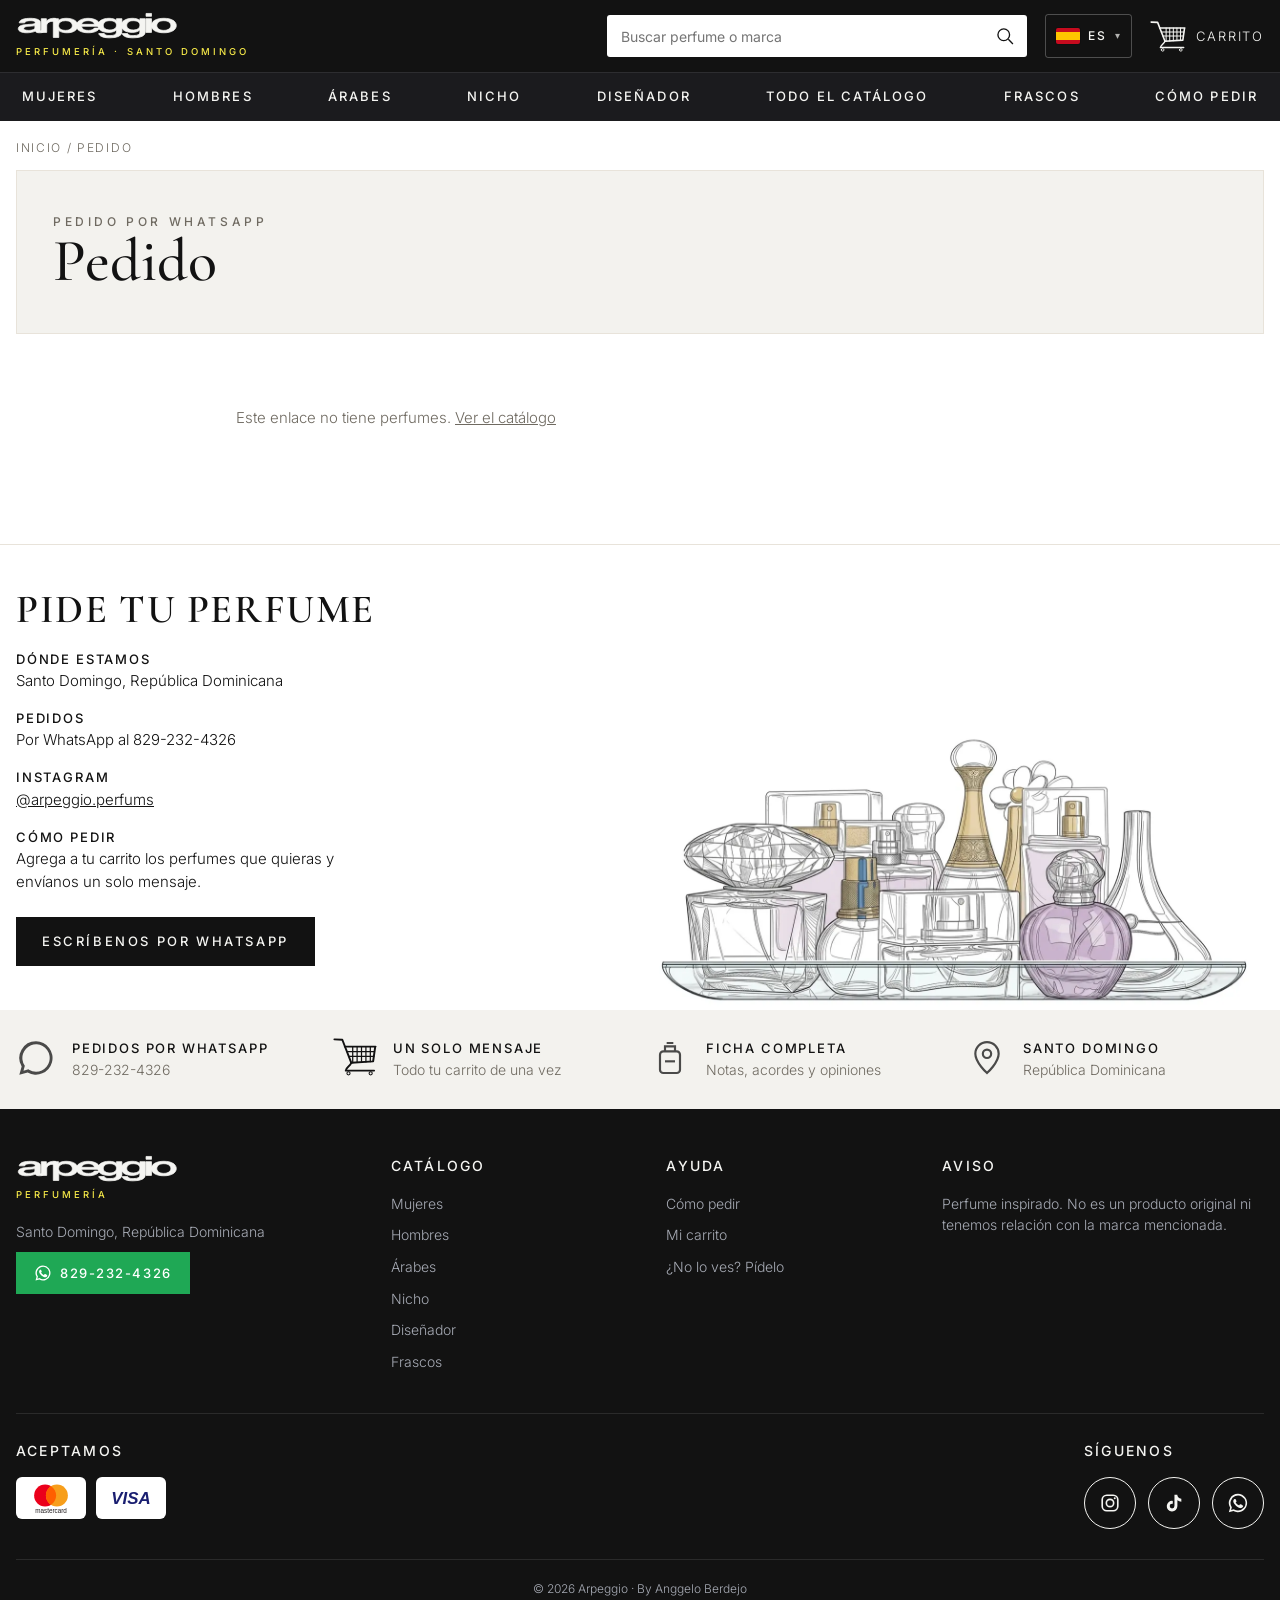
<file: pedido.html>
<!doctype html>
<html lang="es">
<head>
<meta charset="utf-8">
<meta name="viewport" content="width=device-width,initial-scale=1">
<meta name="theme-color" content="#121212">
<meta name="robots" content="noindex">
<link rel="manifest" href="manifest.webmanifest">
<link rel="icon" href="iconos/favicon-32.png" sizes="32x32">
<link rel="apple-touch-icon" href="iconos/apple-touch-icon.png">
<title>Pedido · Arpeggio</title>
<link rel="preconnect" href="https://fonts.googleapis.com">
<link rel="stylesheet" href="https://fonts.googleapis.com/css2?family=Cormorant+Garamond:ital,wght@0,400;0,500;0,600;1,300;1,400&family=Inter:wght@300;400;500;600;900&family=Bodoni+Moda:ital,wght@0,400;0,500;1,400&display=swap">
<link rel="stylesheet" href="estilo.css?v=42">
<style>
.crumbs{font-size:12px;letter-spacing:.14em;text-transform:uppercase;color:var(--muted);margin:18px 0 12px}
.crumbs a{text-decoration:none}.crumbs a:hover{color:var(--ink)}
.head{background:var(--tint);border:1px solid var(--line);padding:34px 36px}
.head h1{font-family:var(--display);font-weight:500;font-size:60px;line-height:1;margin:0}
.head p{margin:8px 0 0;color:var(--muted)}
.ped{max-width:760px;margin:22px 0 60px}
.it{display:grid;grid-template-columns:90px minmax(0,1fr) auto;gap:18px;align-items:center;padding:16px 0;border-bottom:1px solid var(--line);text-decoration:none;color:inherit}
.it .th{height:110px;display:grid;place-items:center}.it .th img{max-height:110px;max-width:90px}
.it b{display:block;font-family:var(--display);font-size:26px;font-weight:500;line-height:1.1}
.it .mk{font-size:11px;letter-spacing:.2em;text-transform:uppercase;color:var(--accent)}
.it .det{font-size:13px;color:var(--muted);margin-top:6px}
.it .lp{font-size:16px;font-variant-numeric:tabular-nums}
a.it:hover b{text-decoration:underline;text-decoration-thickness:1px;text-underline-offset:4px}
.ped .total{margin-top:22px;padding:18px 22px;border:1.5px solid var(--accent);background:color-mix(in srgb,var(--accent) 8%,#fff);align-items:center}
.ped .total span,.ped .total b{color:var(--accent)}
.ped .imp{margin-top:6px}
.empty{padding:50px 20px;text-align:center;color:var(--muted)}
@media (max-width:700px){
  .head{padding:24px 18px}.head h1{font-size:42px}
  .it{grid-template-columns:64px minmax(0,1fr) auto;gap:12px}
  .it .th{height:80px}.it .th img{max-height:80px;max-width:64px}
  .it b{font-size:21px}
}
</style>
</head>
<body>
<main class="wrap">
  <div class="crumbs"><a href="index.html">Inicio</a> / Pedido</div>
  <section class="head">
    <p class="kick">Pedido por WhatsApp</p>
    <h1>Pedido</h1>
    <p id="resumen"></p>
  </section>
  <div class="ped" id="ped"></div>
</main>

<script src="datos.js?v=34"></script>
<script src="frascos.js?v=2"></script>
<script src="comun.js?v=50"></script>
<script>
montarPiezas('');
// El enlace del mensaje de WhatsApp: ?p=código.ml.cantidad_código.ml.cantidad&f=frasco
const qs=new URLSearchParams(location.search);
const items=(qs.get('p')||'').split('_').map(x=>x.split('.')).filter(([c,ml])=>BY[c]&&PRECIOS[ml]).map(([c,ml,n])=>({c,ml:+ml,n:Math.max(1,+n||1)}));
const fr=FRASCOS.find(f=>f[0]==qs.get('f'));
const total=items.reduce((t,x)=>t+PRECIOS[x.ml][0]*x.n,0),unidades=items.reduce((t,x)=>t+x.n,0);
$('#resumen').textContent=items.length?`${unidades} perfume${unidades==1?'':'s'} · ${rd(total)}`:'';
$('#ped').innerHTML=items.length
  ?items.map(({c,ml,n})=>{const p=BY[c];return `<a class="it" href="${ficha(c)}"><div class="th">${img(c)}</div><div><b>${esc(p[1])}</b><span class="mk">${esc(p[2])}</span><div class="det">${ml} ml · ${n} ${n==1?'unidad':'unidades'}</div></div><span class="lp">${rd(PRECIOS[ml][0]*n)}</span></a>`}).join('')
    +(fr?`<a class="it" href="frascos.html"><div class="th"><img src="${fotoFrasco(fr[0])}" alt="Frasco de ${fr[1]} ml"></div><div><b>Frasco</b><span class="mk">${fr[1]} ml</span><div class="det">Frasco elegido</div></div><span></span></a>`:'')
    +`<div class="total"><span>Total · ${unidades} perfume${unidades==1?'':'s'}</span><b>${rd(total)}</b></div><p class="imp">Incluye impuestos</p>`
  :'<p class="empty">Este enlace no tiene perfumes. <a href="catalogo.html">Ver el catálogo</a></p>';
</script>
</body>
</html>
</file>
<file: estilo.css>
/* Arpeggio — estilos compartidos (inicio, catálogo y ficha) */
:root{
  --bg:#ffffff; --muted:#6f6a61; --line:#e8e3da; --wa:#1fa855;
  --display:"Cormorant Garamond","Times New Roman",serif;
  --body:"Inter","Helvetica Neue",Arial,sans-serif;
  --marca:"Inter","Helvetica Neue",Arial,sans-serif;
  color-scheme:light;
  /* Paleta Arpeggio (logo nuevo 19-oct): negro, azul #5B71F7 y el amarillo */
  --ink:#121212; --bar:#1b1b1e; --accent:#5b71f7; --accent-soft:#a3b0fb; --amarillo:#f7ea48;
  --tint:#f3f2ee; --tint2:#eceefe; --on-ink:#f5f5f2; --on-ink-muted:#a7abb5;
  --tag-h:#5b71f7; --tag-m:#5b4bb0;
}

*{box-sizing:border-box}
html{scroll-behavior:smooth}
body{background:var(--bg);color:var(--ink);font-family:var(--body);font-weight:300;font-size:15px;line-height:1.55;margin:0;overflow-x:hidden}
img{display:block;max-width:100%}
a{color:inherit}
.wrap{max-width:1280px;margin:0 auto;padding:0 16px}

/* ---------- Encabezado ---------- */
.top{background:var(--ink);color:var(--on-ink);position:sticky;top:0;z-index:30}
.top>.wrap{display:flex;align-items:center;gap:18px;height:72px}
.logo{display:flex;align-items:center;gap:12px;text-decoration:none;color:var(--on-ink);flex:none}
.mono{width:40px;height:40px;border-radius:50%;border:1px solid var(--accent);display:grid;place-items:center;font-family:var(--display);font-style:italic;font-size:20px;color:var(--accent)}
.logo b{display:block;line-height:0}
.logo .wm{display:block;height:27px;width:auto;fill:currentColor}
.logo small{display:block;font-size:9.5px;font-weight:500;letter-spacing:.32em;color:var(--amarillo);text-transform:uppercase;margin-top:6px}
.search{flex:1;max-width:420px;margin-left:auto;position:relative}
.search input{width:100%;height:42px;border:0;border-radius:3px;padding:0 42px 0 14px;font:inherit;font-weight:400;font-size:14px;color:#121212;background:#fff}
.search svg{position:absolute;right:12px;top:11px;color:#121212}
.results{position:absolute;left:0;right:0;top:48px;background:#fff;color:#121212;border:1px solid var(--line);box-shadow:0 12px 30px rgba(0,0,0,.18);max-height:60vh;overflow:auto;display:none}
.results.on{display:block}
.res{display:flex;align-items:center;gap:12px;padding:8px 12px;border-bottom:1px solid var(--line)}
.res .ir{display:flex;align-items:center;gap:12px;flex:1;min-width:0;color:inherit;text-decoration:none}
.res .ir:hover b{text-decoration:underline}
.res .th{width:40px;height:48px;flex:none;display:grid;place-items:center}
.res .th img{max-height:48px;max-width:40px}
.res div{flex:1;min-width:0}
.res b{display:block;font-family:var(--display);font-size:18px;font-weight:500;line-height:1.1}
.res span{font-size:10px;letter-spacing:.16em;text-transform:uppercase;color:var(--accent)}
.res .empty{padding:14px;color:var(--muted)}
.icon-btn{all:unset;cursor:pointer;display:flex;align-items:center;gap:10px;color:var(--on-ink);flex:none;position:relative;font-size:13px;letter-spacing:.14em;text-transform:uppercase}
.badge{position:absolute;top:-8px;left:30px;min-width:20px;height:20px;padding:0 5px;border-radius:10px;background:var(--wa);color:#fff;font-size:11px;font-weight:500;display:grid;place-items:center;letter-spacing:0}
.badge[hidden]{display:none}
.nav{background:var(--bar);border-top:1px solid rgba(255,255,255,.08)}
.nav .wrap{display:flex;justify-content:space-between;gap:8px;overflow-x:auto;scrollbar-width:none}
.nav .wrap::-webkit-scrollbar{display:none}
.nav a{flex:none;color:var(--on-ink);text-decoration:none;font-size:13px;font-weight:500;letter-spacing:.16em;text-transform:uppercase;padding:13px 6px;border-bottom:2px solid transparent}
.nav a:hover{color:var(--accent-soft)}
.nav a.on{border-bottom-color:var(--accent);color:var(--accent-soft)}

/* ---------- Botones y etiquetas ---------- */
.btn{display:inline-block;background:var(--ink);color:var(--on-ink);text-decoration:none;padding:14px 26px;font-size:13px;font-weight:500;letter-spacing:.2em;text-transform:uppercase;border:0;cursor:pointer;font-family:var(--body)}
.btn:hover{background:var(--bar)}
.btn.ghost{background:transparent;color:var(--ink);border:1px solid var(--ink)}
.btn.ghost:hover{background:var(--ink);color:var(--on-ink)}
.kick{font-size:12px;letter-spacing:.3em;text-transform:uppercase;font-weight:500;margin:0 0 8px;color:var(--accent)}
.tags{display:flex;gap:5px;justify-content:center;flex-wrap:wrap;margin:12px 0}
.tag{font-size:10px;letter-spacing:.14em;text-transform:uppercase;color:#fff;padding:2px 7px;font-weight:500}
.tag.h{background:var(--tag-h)}.tag.m{background:var(--tag-m)}.tag.f{background:#fff;color:var(--muted);border:1px solid var(--line)}
.montar{all:unset;cursor:pointer;margin-top:auto;border:1px solid var(--ink);padding:10px;font-size:12px;letter-spacing:.2em;text-transform:uppercase;font-weight:500;display:flex;gap:8px;align-items:center;justify-content:center;color:var(--ink)}
.montar:hover,.montar.on{background:var(--ink);color:var(--on-ink)}

/* ---------- Tarjeta de perfume ---------- */
.card{display:flex;flex-direction:column;text-align:center;background:#fff}
.card .ph{height:240px;display:grid;place-items:center}
.card a.nm,.card a.ph{text-decoration:none;color:inherit}
.card a.nm:hover{text-decoration:underline;text-decoration-thickness:1px;text-underline-offset:4px}
.card .ph img{max-height:240px;width:auto;object-fit:contain}
.card .nm{font-family:var(--display);font-size:22px;font-weight:500;line-height:1.1;margin:14px 0 2px;text-wrap:balance}
.card .mk{font-size:11px;letter-spacing:.2em;text-transform:uppercase;color:var(--muted)}
.nofoto{width:96px;height:96px;border-radius:50%;border:1px dashed var(--accent-soft);display:grid;place-items:center;text-align:center;font-family:var(--display);font-style:italic;font-size:15px;line-height:1.1;color:var(--accent);padding:10px}

/* ---------- Pide tu perfume (con dibujo) ---------- */
.pide{margin-top:64px;border-top:1px solid var(--line)}
.pide .wrap{display:grid;grid-template-columns:minmax(0,1fr) minmax(0,1.15fr);gap:40px;align-items:end;padding-top:44px}
.pide h2{font-family:var(--display);font-weight:600;font-size:40px;letter-spacing:.04em;text-transform:uppercase;margin:0 0 20px;line-height:1}
.pide p{margin:0 0 16px;max-width:42ch}
.pide p b{display:block;font-weight:500;font-size:13px;letter-spacing:.14em;text-transform:uppercase}
.pide .btn{margin:8px 0 44px}
.dibujo{width:100%;max-width:620px;height:auto;display:block;justify-self:end;mix-blend-mode:multiply}

/* ---------- Franja de ventajas y pie ---------- */
.perks{background:var(--tint)}
.perks .wrap{display:grid;grid-template-columns:repeat(4,1fr);gap:20px;padding-top:28px;padding-bottom:28px}
.perk{display:flex;gap:16px;align-items:flex-start}
.perk svg{flex:none;color:var(--ink);opacity:.75}
.perk svg.cart{color:#111;opacity:1}
.perk b{display:block;font-size:13px;letter-spacing:.14em;text-transform:uppercase;font-weight:500}
.perk span{font-size:14px;color:var(--muted)}
footer{background:var(--ink);color:var(--on-ink);padding:46px 0 28px}
.fcols{display:grid;grid-template-columns:1.4fr 1fr 1fr 1.3fr;gap:28px}
footer h4{font-size:14px;letter-spacing:.16em;text-transform:uppercase;font-weight:500;margin:0 0 16px}
footer a,footer p{display:block;color:var(--on-ink-muted);text-decoration:none;font-size:14px;margin:0 0 10px}
footer a:hover{color:var(--accent-soft)}
.wa-btn{display:inline-flex !important;align-items:center;gap:8px;background:var(--wa);color:#fff !important;text-decoration:none;padding:11px 18px;font-size:13px;letter-spacing:.12em;text-transform:uppercase;font-weight:500}
.fbar{display:flex;justify-content:space-between;align-items:flex-start;gap:28px;flex-wrap:wrap;border-top:1px solid rgba(255,255,255,.1);margin-top:30px;padding-top:26px}
.pagos{display:flex;gap:10px;flex-wrap:wrap}
.pago{background:#fff;border-radius:6px;padding:4px 8px;display:grid;place-items:center}
.redes{display:flex;gap:12px;flex-wrap:wrap}
.redes a{width:52px;height:52px;border-radius:50%;border:1.5px solid var(--on-ink);display:grid;place-items:center;color:var(--on-ink);margin:0;transition:.2s}
.redes a:hover{background:var(--on-ink);color:var(--ink)}
.instalar.btn.ghost{color:var(--on-ink);border-color:var(--on-ink);margin-top:8px;padding:11px 18px;font-size:12px}
.instalar.btn.ghost:hover{background:var(--on-ink);color:var(--ink)}
.instalar[hidden]{display:none}
.legal{border-top:1px solid rgba(255,255,255,.1);margin-top:30px;padding-top:20px;font-size:12px;color:var(--on-ink-muted);text-align:center}
.fab{position:fixed;right:18px;bottom:18px;width:64px;height:64px;border-radius:50%;background:#fff;color:#111;border:1.5px solid #111;display:grid;place-items:center;cursor:pointer;z-index:20;box-shadow:0 8px 24px rgba(0,0,0,.22);opacity:0;transform:translateY(16px);pointer-events:none;transition:opacity .3s,transform .3s}
.fab.on{opacity:1;transform:none;pointer-events:auto}
.fab:hover{background:var(--tint)}
.fbadge{position:absolute;top:-4px;right:-4px;min-width:22px;height:22px;padding:0 6px;border-radius:11px;background:var(--wa);color:#fff;font-size:12px;font-weight:500;display:grid;place-items:center}
.fbadge[hidden]{display:none}

/* ---------- Concho ---------- */
.veil{position:fixed;inset:0;background:rgba(20,19,16,.45);z-index:40;opacity:0;pointer-events:none;transition:opacity .3s}
.veil.on{opacity:1;pointer-events:auto}
.drawer{position:fixed;top:0;right:0;bottom:0;width:min(420px,100%);background:#fff;z-index:41;transform:translateX(100%);transition:transform .35s;display:flex;flex-direction:column;padding:22px}
.drawer.on{transform:none}
.dh{display:flex;justify-content:space-between;align-items:center;border-bottom:1px solid var(--line);padding-bottom:12px}
.dh h3{font-family:var(--display);font-weight:500;font-size:30px;margin:0}
.x{all:unset;cursor:pointer;font-size:22px;padding:6px}
.dnote{color:var(--muted);font-size:14px;margin:12px 0}
.dlist{flex:1;overflow:auto}
.ci{display:flex;gap:12px;align-items:center;padding:10px 0;border-bottom:1px solid var(--line)}
.ci .th{width:44px;height:52px;display:grid;place-items:center;flex:none}.ci .th img{max-height:52px;max-width:44px}
.ci .ir{text-decoration:none;color:inherit}.ci .ir:hover b{text-decoration:underline;text-decoration-thickness:1px;text-underline-offset:3px}
.ci div{flex:1}.ci b{display:block;font-family:var(--display);font-size:19px;font-weight:500;line-height:1.1}.ci span{font-size:11px;letter-spacing:.14em;text-transform:uppercase;color:var(--accent)}
.qty{display:flex;width:max-content;align-items:center;border:1px solid var(--line);margin-top:7px}
.qty button{all:unset;cursor:pointer;width:30px;height:28px;text-align:center;font-size:17px;line-height:28px;color:var(--ink)}
.qty button:hover{background:var(--ink);color:var(--on-ink)}
.qty output{min-width:26px;text-align:center;font-size:14px;font-variant-numeric:tabular-nums}
.linea{display:flex;align-items:center;gap:10px;margin-top:7px;flex-wrap:wrap}
.linea .qty{margin-top:0}.linea>div{flex:none}
.lp{font-style:normal;font-size:14px;margin-left:auto;font-variant-numeric:tabular-nums}
.tamano{display:flex;width:max-content}
.tamano button{all:unset;cursor:pointer;border:1px solid var(--line);padding:6px 14px;font-size:12px;letter-spacing:.14em;text-transform:uppercase;color:var(--muted)}
.tamano button+button{border-left:0}
.tamano button:hover{color:var(--ink)}
.tamano button.on{background:var(--ink);border-color:var(--ink);color:var(--on-ink)}
.tamano.mini button{padding:5px 8px;font-size:10px;letter-spacing:.1em}
.precio{font-variant-numeric:lining-nums}
.regular{color:var(--muted);font-size:.6em;margin-left:4px}
.lanz{font-size:11px;letter-spacing:.2em;text-transform:uppercase;color:var(--accent)}
#dcount{font-family:var(--body);font-size:12px;letter-spacing:.2em;text-transform:uppercase;color:var(--muted);font-weight:400;margin-left:8px;white-space:nowrap}
.total{display:flex;justify-content:space-between;align-items:baseline}
.total span{font-size:12px;letter-spacing:.2em;text-transform:uppercase;color:var(--muted)}
.total b{font-family:var(--display);font-size:28px;font-weight:500}
.imp{margin:-8px 0 0;text-align:right;font-size:11px;color:var(--muted)}
.rm{all:unset;cursor:pointer;font-size:12px;color:var(--muted);text-decoration:underline}
.dfoot{border-top:1px solid var(--line);padding-top:14px;display:flex;flex-direction:column;gap:10px}
.dfoot .wa-btn{justify-content:center}
.toast{position:fixed;left:50%;bottom:24px;transform:translate(-50%,20px);background:var(--ink);color:var(--on-ink);padding:12px 20px;font-size:14px;z-index:50;opacity:0;transition:.3s;pointer-events:none}
.toast.on{opacity:1;transform:translate(-50%,0)}

/* ---------- Celular ---------- */
@media (max-width:900px){
  .perks .wrap{grid-template-columns:1fr 1fr}
  .fcols{grid-template-columns:1fr 1fr}
  .pide .wrap{grid-template-columns:minmax(0,1fr);gap:10px}
  .dibujo{justify-self:center}
  .pide .btn{margin-bottom:10px}
}
@media (max-width:640px){
  .top>.wrap{flex-wrap:wrap;height:auto;padding-top:10px;padding-bottom:10px;gap:10px 14px}
  .logo .wm{height:23px}
  .top .logo small{display:none}
  .lang{margin-left:auto}
  .lang-b span{display:none}
  .icon-btn .t{display:none}
  .search{order:3;flex-basis:100%;max-width:none}
  .nav .wrap{justify-content:flex-start;gap:18px}
  .nav a{font-size:12px}
  .card .ph{height:180px}.card .ph img{max-height:180px}
  .card .nm{font-size:19px}
  .perks .wrap{grid-template-columns:1fr}
  .fcols{grid-template-columns:1fr}
}
.nw{white-space:nowrap}

/* ---------- Idiomas (banderitas al lado de la búsqueda) ---------- */
.lang{position:relative;flex:none}
.lang-b{all:unset;cursor:pointer;display:flex;align-items:center;gap:8px;height:42px;padding:0 10px;border:1px solid rgba(255,255,255,.25);border-radius:3px;color:var(--on-ink);font-size:12px;font-weight:500;letter-spacing:.14em}
.lang-b:hover,.lang.on .lang-b{border-color:var(--on-ink)}
.lang-b i{font-style:normal;font-size:10px;opacity:.7}
.flag{display:block;flex:none;border-radius:2px;box-shadow:0 0 0 1px rgba(0,0,0,.15)}
.lang-m{position:absolute;right:0;top:48px;background:#fff;color:var(--ink);border:1px solid var(--line);box-shadow:0 12px 30px rgba(0,0,0,.18);min-width:170px;padding:6px 0;display:none;z-index:40}
.lang.on .lang-m{display:block}
.lang-m button{all:unset;cursor:pointer;box-sizing:border-box;display:flex;align-items:center;gap:12px;width:100%;padding:10px 16px;font-size:14px;font-weight:400}
.lang-m button:hover{background:var(--tint)}
.lang-m button.on{font-weight:600}
.lang-m button.on:after{content:"✓";margin-left:auto;color:var(--accent)}
/* Esconder la barra que pone el traductor de Google arriba de la página */
body>.skiptranslate,iframe.skiptranslate,.goog-te-banner-frame,#goog-gt-tt,.goog-te-balloon-frame,.VIpgJd-ZVi9od-ORHb-OEVmcd,.VIpgJd-ZVi9od-aZ2wEe-wOHMyf{display:none!important}
body{top:0!important}
font[style]{background:none!important;box-shadow:none!important}

/* ---------- Marcas con su letra ---------- */
.m-ser{font-family:var(--display);font-weight:500;letter-spacing:.12em;text-transform:uppercase}
.m-esp{font-family:var(--body);font-weight:300;letter-spacing:.3em;text-transform:uppercase}
.m-ita{font-family:var(--display);font-style:italic;font-weight:500;letter-spacing:.02em}
.m-did{font-family:"Bodoni Moda",var(--display);font-weight:400;letter-spacing:.14em;text-transform:uppercase}
.m-neg{font-family:var(--body);font-weight:600;letter-spacing:.08em;text-transform:uppercase}

/* ---------- Franja deslizable (marcas) ---------- */
.franja{position:relative}
.franja-r{display:flex;overflow-x:auto;scrollbar-width:none;cursor:grab;-webkit-overflow-scrolling:touch;overscroll-behavior-x:contain}
.franja-r::-webkit-scrollbar{display:none}
.franja-r.arrastrando{cursor:grabbing;user-select:none}
.franja-r.arrastrando a,.franja-r.arrastrando button{pointer-events:none}
.franja .fl{all:unset;cursor:pointer;position:absolute;top:50%;transform:translateY(-50%);width:40px;height:40px;border-radius:50%;background:#fff;border:1px solid var(--line);box-shadow:0 4px 14px rgba(0,0,0,.12);display:grid;place-items:center;font-size:26px;line-height:1;color:var(--ink);z-index:2}
.franja .fl:hover{border-color:var(--ink)}
.franja .izq{left:-6px}.franja .der{right:-6px}
</file>
